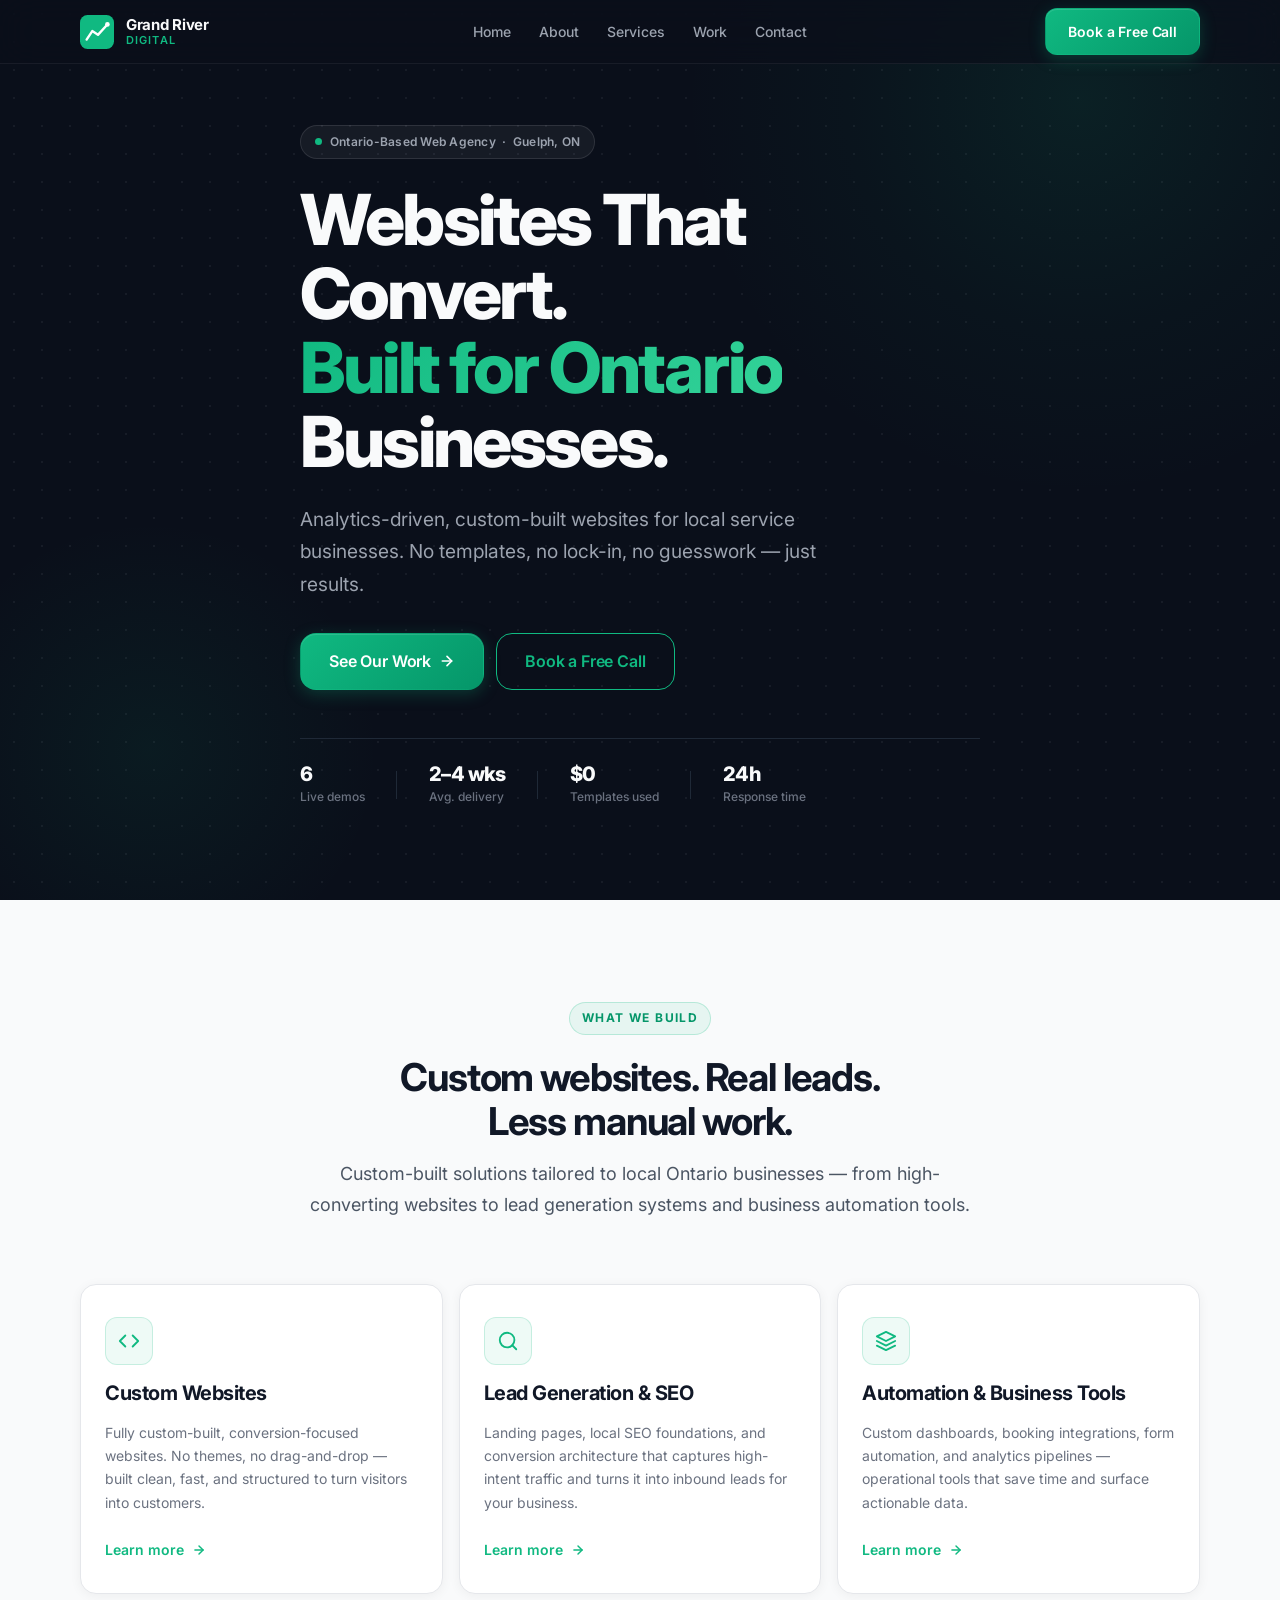
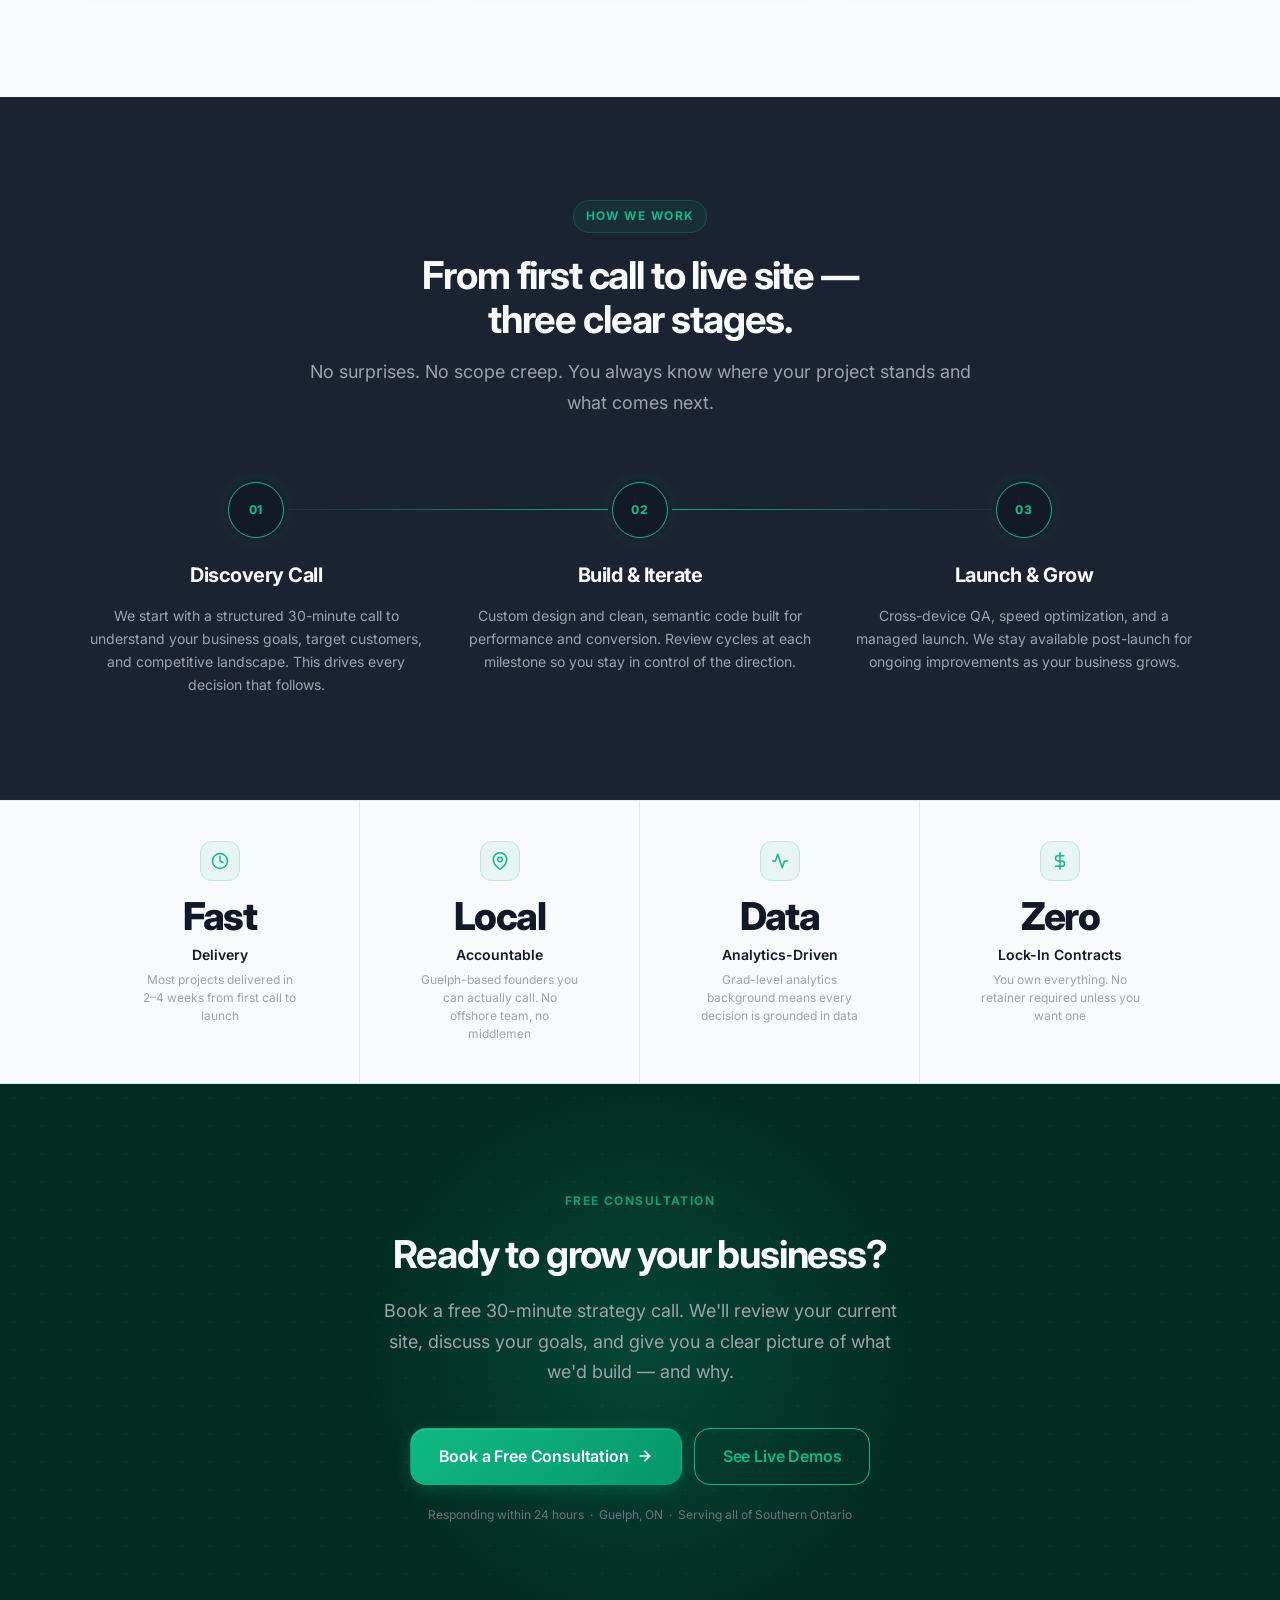
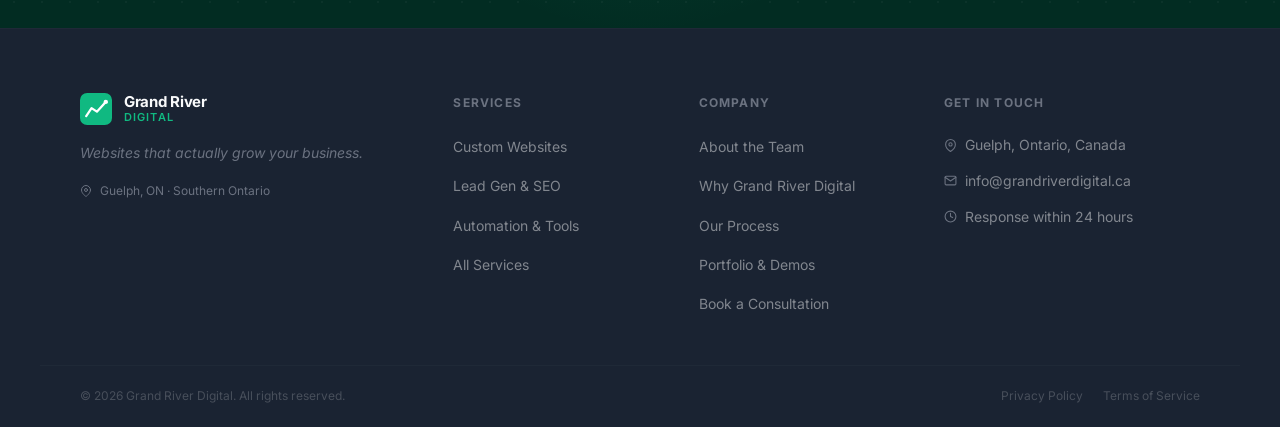
<file: index.html>
<!DOCTYPE html>
<html lang="en">
<head>
  <meta charset="UTF-8" />
  <meta name="viewport" content="width=device-width, initial-scale=1.0" />
  <meta name="description" content="Grand River Digital — Ontario-based web agency. Performance-focused, conversion-driven websites for local businesses built by Queen's graduates. Guelph, ON." />
  <meta name="theme-color" content="#0A0F1A" />
  <meta property="og:title" content="Grand River Digital | Websites That Convert" />
  <meta property="og:description" content="Custom websites built by Ontario graduates — analytics-driven, conversion-focused, built for local service businesses." />
  <meta property="og:type" content="website" />
  <meta property="og:url" content="https://grandriverdigital.ca/" />
  <link rel="canonical" href="https://grandriverdigital.ca/" />
  <title>Grand River Digital | Websites That Convert. Built for Ontario Businesses.</title>

  <link rel="preconnect" href="https://fonts.googleapis.com" />
  <link rel="preconnect" href="https://fonts.gstatic.com" crossorigin />
  <link rel="preload" as="style" href="https://fonts.googleapis.com/css2?family=Inter:wght@400;500;600;700;800;900&display=swap" />
  <link rel="stylesheet" href="https://fonts.googleapis.com/css2?family=Inter:wght@400;500;600;700;800;900&display=swap" media="print" onload="this.media='all'" />
  <noscript><link rel="stylesheet" href="https://fonts.googleapis.com/css2?family=Inter:wght@400;500;600;700;800;900&display=swap" /></noscript>
  <link rel="stylesheet" href="styles.css" />

  <script type="application/ld+json">
  {
    "@context": "https://schema.org",
    "@type": "ProfessionalService",
    "name": "Grand River Digital",
    "description": "Ontario-based web development agency specializing in conversion-focused websites for local service businesses.",
    "areaServed": "Southern Ontario",
    "address": { "@type": "PostalAddress", "addressLocality": "Guelph", "addressRegion": "ON", "addressCountry": "CA" },
    "email": "info@grandriverdigital.ca",
    "url": "https://grandriverdigital.ca"
  }
  </script>
</head>
<body>

  <a href="#main" class="skip-link">Skip to main content</a>

  <!-- ══ HEADER ══ -->
  <header class="header" id="header">
    <div class="container header__inner">
      <a href="/" class="logo" aria-label="Grand River Digital — home">
        <div class="logo__mark" aria-hidden="true">
          <svg width="34" height="34" viewBox="0 0 36 36" fill="none">
            <rect width="36" height="36" rx="8" fill="#10B981"/>
            <polyline points="7,26 13,17 19,21 29,10" stroke="white" stroke-width="2.5" stroke-linecap="round" stroke-linejoin="round"/>
            <circle cx="29" cy="10" r="2.5" fill="white"/>
          </svg>
        </div>
        <div class="logo__text">
          <span class="logo__name">Grand River</span>
          <span class="logo__sub">Digital</span>
        </div>
      </a>

      <nav class="nav" id="nav" aria-label="Main navigation">
        <ul class="nav__list" role="list">
          <li><a href="/" class="nav__link">Home</a></li>
          <li><a href="/about" class="nav__link">About</a></li>
          <li><a href="/services" class="nav__link">Services</a></li>
          <li><a href="/work" class="nav__link">Work</a></li>
          <li><a href="/contact" class="nav__link">Contact</a></li>
        </ul>
        <a href="/contact" class="nav__mobile-cta">Book a Free Call</a>
      </nav>

      <a href="/contact" class="btn btn-primary header__cta" style="display:none;">Book a Free Call</a>

      <button class="nav-toggle" id="navToggle" aria-label="Open navigation menu" aria-expanded="false" aria-controls="nav">
        <span class="nav-toggle__bar"></span>
        <span class="nav-toggle__bar"></span>
        <span class="nav-toggle__bar"></span>
      </button>
    </div>
  </header>

  <main id="main">

    <!-- ══ HERO ══ -->
    <section class="hero" aria-labelledby="hero-heading">
      <div class="hero__orb-1" aria-hidden="true"></div>
      <div class="hero__orb-2" aria-hidden="true"></div>

      <div class="container hero__inner">
        <div class="hero__badge">
          <span class="hero__badge-dot" aria-hidden="true"></span>
          Ontario-Based Web Agency &nbsp;·&nbsp; Guelph, ON
        </div>

        <h1 id="hero-heading" class="hero__headline">
          Websites That Convert.<br>
          <span>Built for Ontario</span><br>
          Businesses.
        </h1>

        <p class="hero__sub">
          Analytics-driven, custom-built websites for local service businesses. No templates, no lock-in, no guesswork — just results.
        </p>

        <div class="hero__actions">
          <a href="/work" class="btn btn-primary btn-lg">
            See Our Work
            <svg width="16" height="16" viewBox="0 0 24 24" fill="none" stroke="currentColor" stroke-width="2.5" stroke-linecap="round" stroke-linejoin="round" aria-hidden="true"><line x1="5" y1="12" x2="19" y2="12"/><polyline points="12 5 19 12 12 19"/></svg>
          </a>
          <a href="/contact" class="btn btn-ghost btn-lg">
            Book a Free Call
          </a>
        </div>

        <div class="hero__stats" role="list" aria-label="At a glance">
          <div class="hero__stat" role="listitem">
            <span class="hero__stat-value">6</span>
            <span class="hero__stat-label">Live demos</span>
          </div>
          <div class="hero__stat" role="listitem">
            <span class="hero__stat-value">2–4 wks</span>
            <span class="hero__stat-label">Avg. delivery</span>
          </div>
          <div class="hero__stat" role="listitem">
            <span class="hero__stat-value">$0</span>
            <span class="hero__stat-label">Templates used</span>
          </div>
          <div class="hero__stat" role="listitem">
            <span class="hero__stat-value">24h</span>
            <span class="hero__stat-label">Response time</span>
          </div>
        </div>
      </div>
    </section>

    <!-- ══ SERVICES OVERVIEW ══ -->
    <section class="section services-section section-light" id="services" aria-labelledby="services-heading">
      <div class="container">
        <div class="section-header reveal">
          <span class="eyebrow">What We Build</span>
          <h2 id="services-heading" class="section-title">Custom websites. Real leads.<br>Less manual work.</h2>
          <p class="section-sub">Custom-built solutions tailored to local Ontario businesses — from high-converting websites to lead generation systems and business automation tools.</p>
        </div>

        <div class="services-grid">

          <a href="/services#custom-websites" class="service-card reveal" aria-label="Custom Websites — learn more">
            <div class="service-card__icon" aria-hidden="true">
              <svg width="22" height="22" viewBox="0 0 24 24" fill="none" stroke="currentColor" stroke-width="2" stroke-linecap="round" stroke-linejoin="round"><polyline points="16 18 22 12 16 6"/><polyline points="8 6 2 12 8 18"/></svg>
            </div>
            <h3 class="service-card__title">Custom Websites</h3>
            <p class="service-card__desc">Fully custom-built, conversion-focused websites. No themes, no drag-and-drop — built clean, fast, and structured to turn visitors into customers.</p>
            <span class="service-card__link" aria-hidden="true">
              Learn more
              <svg width="14" height="14" viewBox="0 0 24 24" fill="none" stroke="currentColor" stroke-width="2.5" stroke-linecap="round" stroke-linejoin="round"><line x1="5" y1="12" x2="19" y2="12"/><polyline points="12 5 19 12 12 19"/></svg>
            </span>
          </a>

          <a href="/services#lead-generation" class="service-card reveal" aria-label="Lead Generation & SEO — learn more">
            <div class="service-card__icon" aria-hidden="true">
              <svg width="22" height="22" viewBox="0 0 24 24" fill="none" stroke="currentColor" stroke-width="2" stroke-linecap="round" stroke-linejoin="round"><circle cx="11" cy="11" r="8"/><line x1="21" y1="21" x2="16.65" y2="16.65"/></svg>
            </div>
            <h3 class="service-card__title">Lead Generation &amp; SEO</h3>
            <p class="service-card__desc">Landing pages, local SEO foundations, and conversion architecture that captures high-intent traffic and turns it into inbound leads for your business.</p>
            <span class="service-card__link" aria-hidden="true">
              Learn more
              <svg width="14" height="14" viewBox="0 0 24 24" fill="none" stroke="currentColor" stroke-width="2.5" stroke-linecap="round" stroke-linejoin="round"><line x1="5" y1="12" x2="19" y2="12"/><polyline points="12 5 19 12 12 19"/></svg>
            </span>
          </a>

          <a href="/services#automation" class="service-card reveal" aria-label="Automation & Business Tools — learn more">
            <div class="service-card__icon" aria-hidden="true">
              <svg width="22" height="22" viewBox="0 0 24 24" fill="none" stroke="currentColor" stroke-width="2" stroke-linecap="round" stroke-linejoin="round"><path d="M12 2L2 7l10 5 10-5-10-5z"/><path d="M2 17l10 5 10-5"/><path d="M2 12l10 5 10-5"/></svg>
            </div>
            <h3 class="service-card__title">Automation &amp; Business Tools</h3>
            <p class="service-card__desc">Custom dashboards, booking integrations, form automation, and analytics pipelines — operational tools that save time and surface actionable data.</p>
            <span class="service-card__link" aria-hidden="true">
              Learn more
              <svg width="14" height="14" viewBox="0 0 24 24" fill="none" stroke="currentColor" stroke-width="2.5" stroke-linecap="round" stroke-linejoin="round"><line x1="5" y1="12" x2="19" y2="12"/><polyline points="12 5 19 12 12 19"/></svg>
            </span>
          </a>

        </div>
      </div>
    </section>

    <!-- ══ HOW WE WORK ══ -->
    <section class="section hiw-section" id="process" aria-labelledby="hiw-heading">
      <div class="container">
        <div class="section-header reveal">
          <span class="eyebrow">How We Work</span>
          <h2 id="hiw-heading" class="section-title">From first call to live site —<br>three clear stages.</h2>
          <p class="section-sub">No surprises. No scope creep. You always know where your project stands and what comes next.</p>
        </div>

        <div class="hiw-steps">
          <div class="hiw-step reveal">
            <div class="hiw-step__num" aria-label="Step 1">01</div>
            <div class="hiw-step__body">
              <h3 class="hiw-step__title">Discovery Call</h3>
              <p class="hiw-step__desc">We start with a structured 30-minute call to understand your business goals, target customers, and competitive landscape. This drives every decision that follows.</p>
            </div>
          </div>
          <div class="hiw-step reveal">
            <div class="hiw-step__num" aria-label="Step 2">02</div>
            <div class="hiw-step__body">
              <h3 class="hiw-step__title">Build &amp; Iterate</h3>
              <p class="hiw-step__desc">Custom design and clean, semantic code built for performance and conversion. Review cycles at each milestone so you stay in control of the direction.</p>
            </div>
          </div>
          <div class="hiw-step reveal">
            <div class="hiw-step__num" aria-label="Step 3">03</div>
            <div class="hiw-step__body">
              <h3 class="hiw-step__title">Launch &amp; Grow</h3>
              <p class="hiw-step__desc">Cross-device QA, speed optimization, and a managed launch. We stay available post-launch for ongoing improvements as your business grows.</p>
            </div>
          </div>
        </div>
      </div>
    </section>

    <!-- ══ TRUST STATS ══ -->
    <section class="stats-section section-light" aria-label="Why businesses choose us">
      <div class="container">
        <div class="stats-grid">

          <div class="stat-item reveal">
            <div class="stat-item__icon" aria-hidden="true">
              <svg width="18" height="18" viewBox="0 0 24 24" fill="none" stroke="currentColor" stroke-width="2" stroke-linecap="round" stroke-linejoin="round"><circle cx="12" cy="12" r="10"/><polyline points="12 6 12 12 16 14"/></svg>
            </div>
            <div class="stat-item__value">Fast</div>
            <div class="stat-item__title">Delivery</div>
            <div class="stat-item__desc">Most projects delivered in 2–4 weeks from first call to launch</div>
          </div>

          <div class="stat-item reveal">
            <div class="stat-item__icon" aria-hidden="true">
              <svg width="18" height="18" viewBox="0 0 24 24" fill="none" stroke="currentColor" stroke-width="2" stroke-linecap="round" stroke-linejoin="round"><path d="M21 10c0 7-9 13-9 13s-9-6-9-13a9 9 0 0 1 18 0z"/><circle cx="12" cy="10" r="3"/></svg>
            </div>
            <div class="stat-item__value">Local</div>
            <div class="stat-item__title">Accountable</div>
            <div class="stat-item__desc">Guelph-based founders you can actually call. No offshore team, no middlemen</div>
          </div>

          <div class="stat-item reveal">
            <div class="stat-item__icon" aria-hidden="true">
              <svg width="18" height="18" viewBox="0 0 24 24" fill="none" stroke="currentColor" stroke-width="2" stroke-linecap="round" stroke-linejoin="round"><polyline points="22 12 18 12 15 21 9 3 6 12 2 12"/></svg>
            </div>
            <div class="stat-item__value">Data</div>
            <div class="stat-item__title">Analytics-Driven</div>
            <div class="stat-item__desc">Grad-level analytics background means every decision is grounded in data</div>
          </div>

          <div class="stat-item reveal">
            <div class="stat-item__icon" aria-hidden="true">
              <svg width="18" height="18" viewBox="0 0 24 24" fill="none" stroke="currentColor" stroke-width="2" stroke-linecap="round" stroke-linejoin="round"><line x1="12" y1="1" x2="12" y2="23"/><path d="M17 5H9.5a3.5 3.5 0 0 0 0 7h5a3.5 3.5 0 0 1 0 7H6"/></svg>
            </div>
            <div class="stat-item__value">Zero</div>
            <div class="stat-item__title">Lock-In Contracts</div>
            <div class="stat-item__desc">You own everything. No retainer required unless you want one</div>
          </div>

        </div>
      </div>
    </section>

    <!-- ══ CTA BAND ══ -->
    <section class="cta-band" aria-labelledby="cta-heading">
      <div class="container">
        <div class="cta-band__inner">
          <p class="cta-band__eyebrow">Free Consultation</p>
          <h2 id="cta-heading" class="cta-band__title reveal">Ready to grow your business?</h2>
          <p class="cta-band__sub reveal">Book a free 30-minute strategy call. We'll review your current site, discuss your goals, and give you a clear picture of what we'd build — and why.</p>
          <div class="cta-band__actions reveal">
            <a href="/contact" class="btn btn-primary btn-lg">
              Book a Free Consultation
              <svg width="16" height="16" viewBox="0 0 24 24" fill="none" stroke="currentColor" stroke-width="2.5" stroke-linecap="round" stroke-linejoin="round" aria-hidden="true"><line x1="5" y1="12" x2="19" y2="12"/><polyline points="12 5 19 12 12 19"/></svg>
            </a>
            <a href="/work" class="btn btn-ghost btn-lg">See Live Demos</a>
          </div>
          <p class="cta-band__note">Responding within 24 hours &nbsp;·&nbsp; Guelph, ON &nbsp;·&nbsp; Serving all of Southern Ontario</p>
        </div>
      </div>
    </section>

  </main>

  <!-- ══ FOOTER ══ -->
  <footer class="footer" role="contentinfo">
    <div class="container footer__main">
      <div class="footer__brand">
        <a href="/" class="logo logo--footer" aria-label="Grand River Digital — home">
          <div class="logo__mark" aria-hidden="true">
            <svg width="32" height="32" viewBox="0 0 36 36" fill="none">
              <rect width="36" height="36" rx="8" fill="#10B981"/>
              <polyline points="7,26 13,17 19,21 29,10" stroke="white" stroke-width="2.5" stroke-linecap="round" stroke-linejoin="round"/>
              <circle cx="29" cy="10" r="2.5" fill="white"/>
            </svg>
          </div>
          <div class="logo__text">
            <span class="logo__name">Grand River</span>
            <span class="logo__sub">Digital</span>
          </div>
        </a>
        <p class="footer__tagline">Websites that actually grow your business.</p>
        <p class="footer__location">
          <svg width="12" height="12" viewBox="0 0 24 24" fill="none" stroke="currentColor" stroke-width="2" stroke-linecap="round" stroke-linejoin="round" aria-hidden="true"><path d="M21 10c0 7-9 13-9 13s-9-6-9-13a9 9 0 0 1 18 0z"/><circle cx="12" cy="10" r="3"/></svg>
          Guelph, ON &middot; Southern Ontario
        </p>
      </div>
      <div class="footer__col">
        <h3 class="footer__col-heading">Services</h3>
        <ul class="footer__links" role="list">
          <li><a href="/services#custom-websites">Custom Websites</a></li>
          <li><a href="/services#lead-generation">Lead Gen &amp; SEO</a></li>
          <li><a href="/services#automation">Automation &amp; Tools</a></li>
          <li><a href="/services">All Services</a></li>
        </ul>
      </div>
      <div class="footer__col">
        <h3 class="footer__col-heading">Company</h3>
        <ul class="footer__links" role="list">
          <li><a href="/about">About the Team</a></li>
          <li><a href="/about#why">Why Grand River Digital</a></li>
          <li><a href="/about#process">Our Process</a></li>
          <li><a href="/work">Portfolio &amp; Demos</a></li>
          <li><a href="/contact">Book a Consultation</a></li>
        </ul>
      </div>
      <div class="footer__col">
        <h3 class="footer__col-heading">Get in Touch</h3>
        <ul class="footer__contact-list" role="list">
          <li>
            <svg width="13" height="13" viewBox="0 0 24 24" fill="none" stroke="currentColor" stroke-width="2" stroke-linecap="round" stroke-linejoin="round" aria-hidden="true"><path d="M21 10c0 7-9 13-9 13s-9-6-9-13a9 9 0 0 1 18 0z"/><circle cx="12" cy="10" r="3"/></svg>
            Guelph, Ontario, Canada
          </li>
          <li>
            <svg width="13" height="13" viewBox="0 0 24 24" fill="none" stroke="currentColor" stroke-width="2" stroke-linecap="round" stroke-linejoin="round" aria-hidden="true"><path d="M4 4h16c1.1 0 2 .9 2 2v12c0 1.1-.9 2-2 2H4c-1.1 0-2-.9-2-2V6c0-1.1.9-2 2-2z"/><polyline points="22,6 12,13 2,6"/></svg>
            <a href="mailto:info@grandriverdigital.ca">info@grandriverdigital.ca</a>
          </li>
          <li>
            <svg width="13" height="13" viewBox="0 0 24 24" fill="none" stroke="currentColor" stroke-width="2" stroke-linecap="round" stroke-linejoin="round" aria-hidden="true"><circle cx="12" cy="12" r="10"/><polyline points="12 6 12 12 16 14"/></svg>
            Response within 24 hours
          </li>
        </ul>
      </div>
    </div>
    <div class="footer__bottom">
      <div class="container footer__bottom-inner">
        <span>&copy; <span class="footer-year">2026</span> Grand River Digital. All rights reserved.</span>
        <div class="footer__bottom-links">
          <a href="mailto:info@grandriverdigital.ca?subject=Privacy%20Policy">Privacy Policy</a>
          <a href="mailto:info@grandriverdigital.ca?subject=Terms%20of%20Service">Terms of Service</a>
        </div>
      </div>
    </div>
  </footer>

  <script src="script.js"></script>

  <!-- Show header CTA on desktop -->
  <script>
    (function() {
      var cta = document.querySelector('.header__cta');
      if (cta && window.innerWidth >= 900) cta.style.display = 'inline-flex';
      window.addEventListener('resize', function() {
        if (cta) cta.style.display = window.innerWidth >= 900 ? 'inline-flex' : 'none';
      });
    })();
  </script>
</body>
</html>
</file>
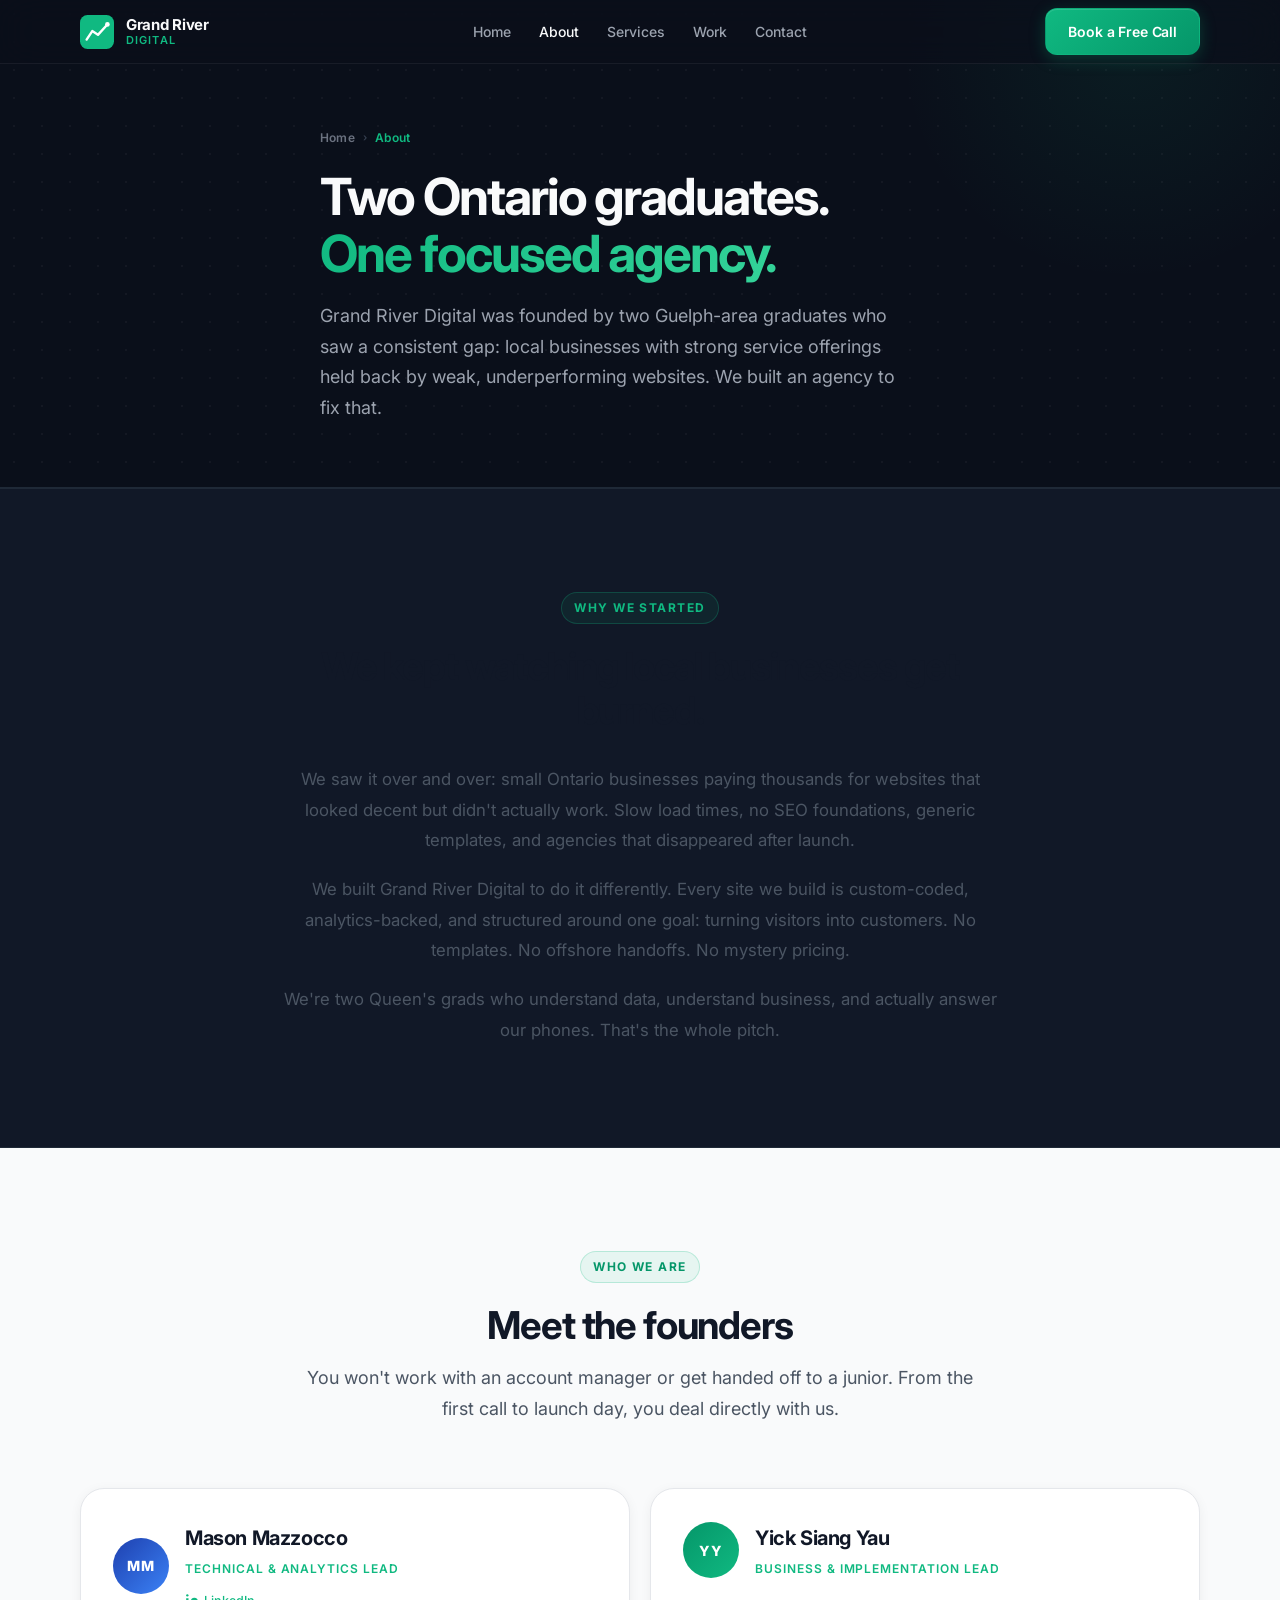
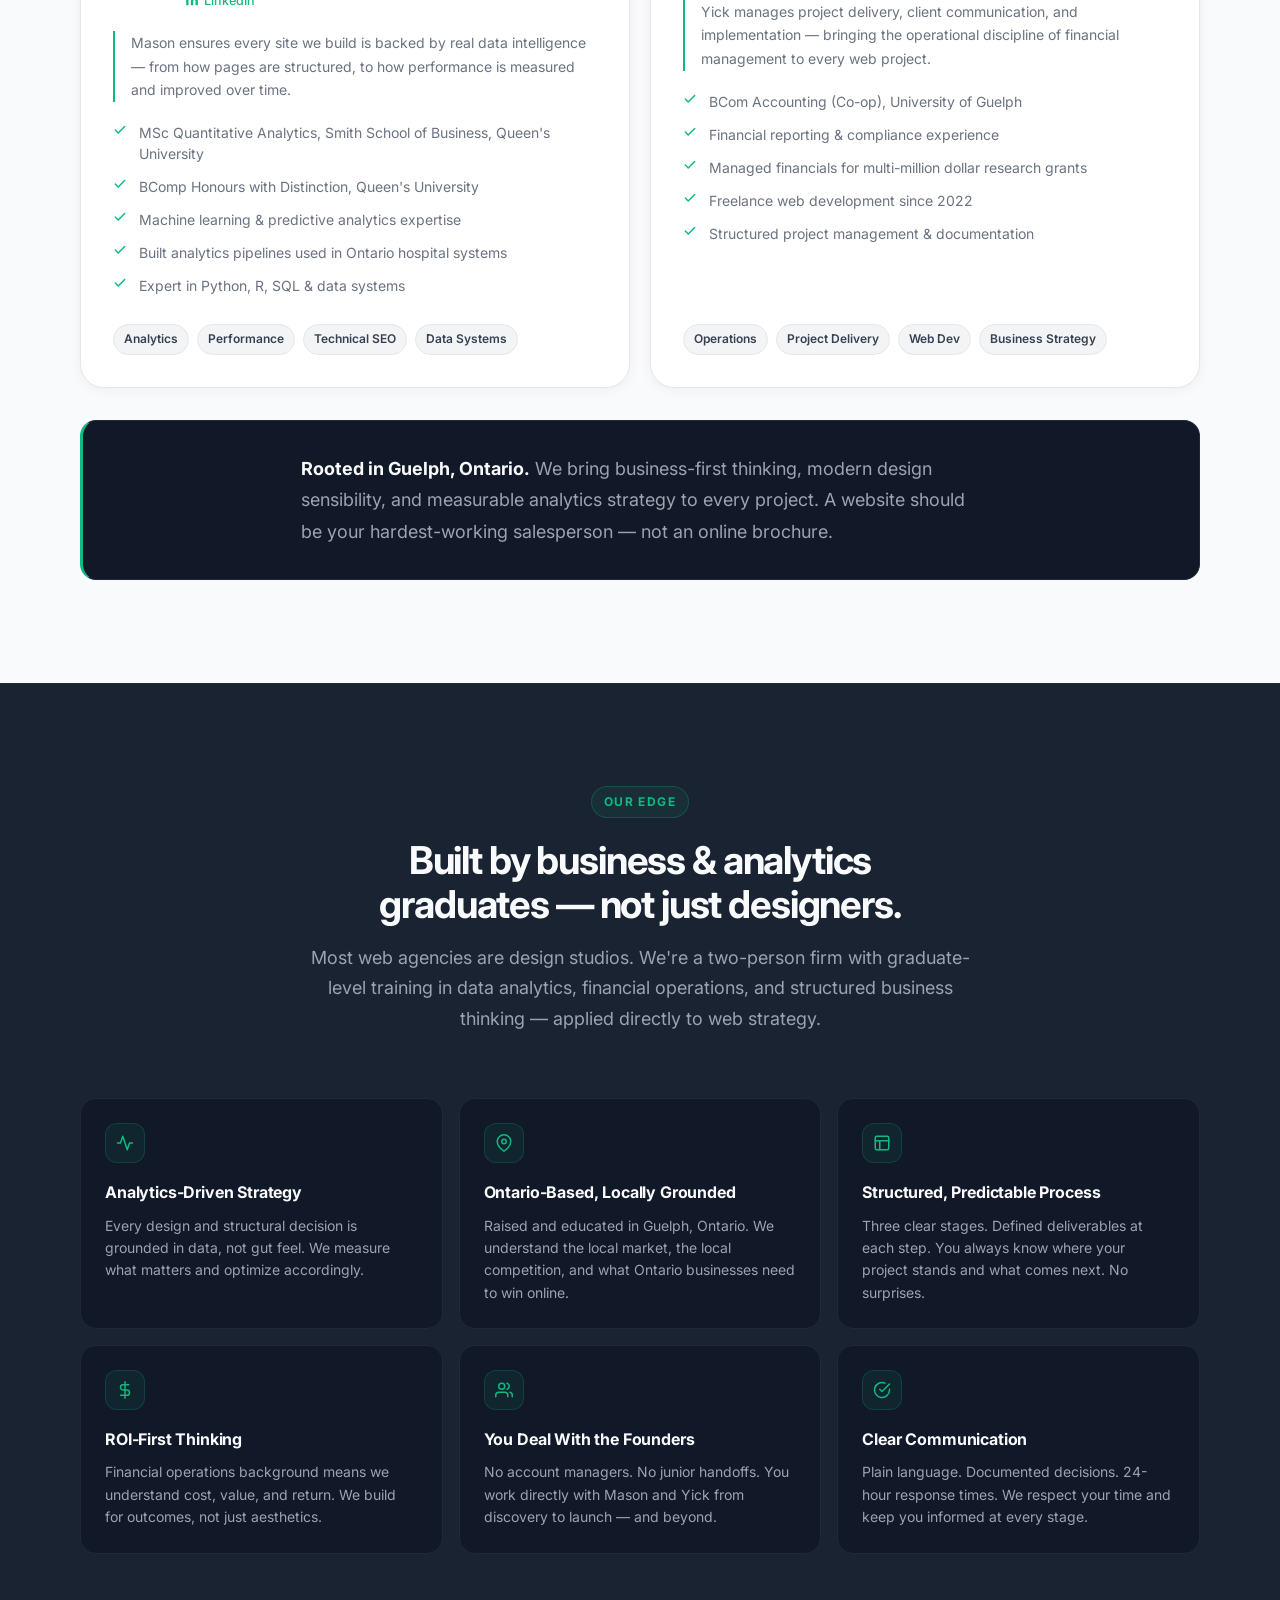
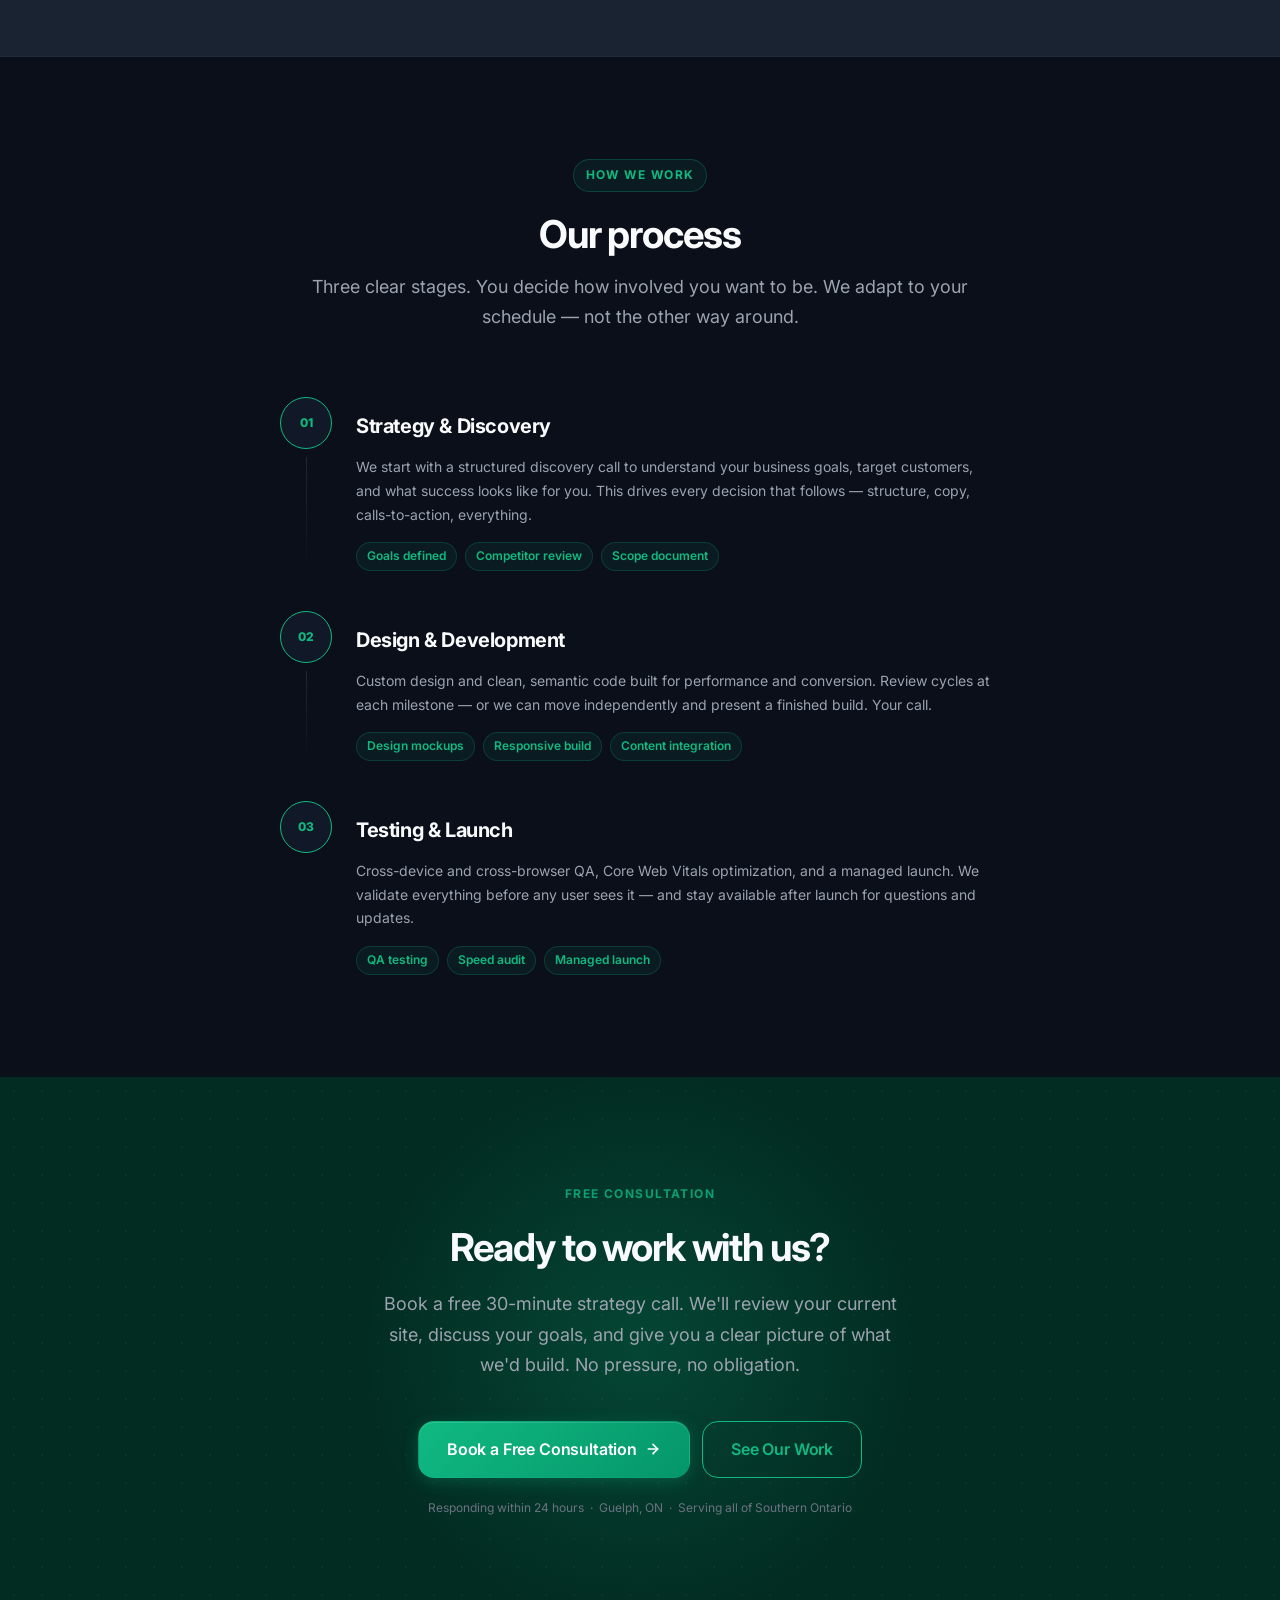
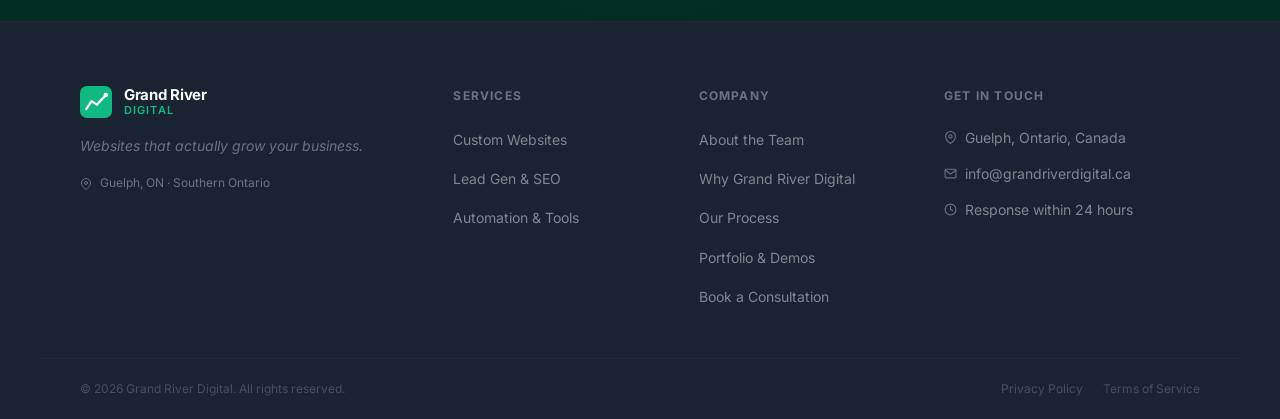
<file: about/index.html>
<!DOCTYPE html>
<html lang="en">
<head>
  <meta charset="UTF-8" />
  <meta name="viewport" content="width=device-width, initial-scale=1.0" />
  <meta name="description" content="About Grand River Digital — two Ontario graduates building performance-focused websites for local service businesses. Team, story, values, and our process." />
  <meta name="theme-color" content="#0A0F1A" />
  <meta property="og:title" content="About | Grand River Digital" />
  <meta property="og:description" content="Two Guelph-area Queen's graduates with analytics and business operations backgrounds, building conversion-first websites for Southern Ontario." />
  <meta property="og:type" content="website" />
  <meta property="og:url" content="https://grandriverdigital.ca/about" />
  <link rel="canonical" href="https://grandriverdigital.ca/about" />
  <title>About | Grand River Digital</title>

  <link rel="preconnect" href="https://fonts.googleapis.com" />
  <link rel="preconnect" href="https://fonts.gstatic.com" crossorigin />
  <link rel="preload" as="style" href="https://fonts.googleapis.com/css2?family=Inter:wght@400;500;600;700;800;900&display=swap" />
  <link rel="stylesheet" href="https://fonts.googleapis.com/css2?family=Inter:wght@400;500;600;700;800;900&display=swap" media="print" onload="this.media='all'" />
  <noscript><link rel="stylesheet" href="https://fonts.googleapis.com/css2?family=Inter:wght@400;500;600;700;800;900&display=swap" /></noscript>
  <link rel="stylesheet" href="/styles.css" />
</head>
<body>

  <a href="#main" class="skip-link">Skip to main content</a>

  <!-- HEADER -->
  <header class="header" id="header">
    <div class="container header__inner">
      <a href="/" class="logo" aria-label="Grand River Digital — home">
        <div class="logo__mark" aria-hidden="true">
          <svg width="34" height="34" viewBox="0 0 36 36" fill="none">
            <rect width="36" height="36" rx="8" fill="#10B981"/>
            <polyline points="7,26 13,17 19,21 29,10" stroke="white" stroke-width="2.5" stroke-linecap="round" stroke-linejoin="round"/>
            <circle cx="29" cy="10" r="2.5" fill="white"/>
          </svg>
        </div>
        <div class="logo__text">
          <span class="logo__name">Grand River</span>
          <span class="logo__sub">Digital</span>
        </div>
      </a>

      <nav class="nav" id="nav" aria-label="Main navigation">
        <ul class="nav__list" role="list">
          <li><a href="/" class="nav__link">Home</a></li>
          <li><a href="/about" class="nav__link">About</a></li>
          <li><a href="/services" class="nav__link">Services</a></li>
          <li><a href="/work" class="nav__link">Work</a></li>
          <li><a href="/contact" class="nav__link">Contact</a></li>
        </ul>
        <a href="/contact" class="nav__mobile-cta">Book a Free Call</a>
      </nav>

      <a href="/contact" class="btn btn-primary header__cta" style="display:none;">Book a Free Call</a>

      <button class="nav-toggle" id="navToggle" aria-label="Open navigation menu" aria-expanded="false" aria-controls="nav">
        <span class="nav-toggle__bar"></span>
        <span class="nav-toggle__bar"></span>
        <span class="nav-toggle__bar"></span>
      </button>
    </div>
  </header>

  <main id="main">

    <!-- PAGE HERO -->
    <section class="page-hero" aria-labelledby="page-hero-heading">
      <div class="page-hero__orb" aria-hidden="true"></div>
      <div class="container page-hero__inner">
        <nav class="breadcrumb" aria-label="Breadcrumb">
          <a href="/">Home</a>
          <span class="breadcrumb__sep" aria-hidden="true">›</span>
          <span class="breadcrumb__current" aria-current="page">About</span>
        </nav>
        <h1 id="page-hero-heading" class="page-hero__title">
          Two Ontario graduates.<br>
          <span>One focused agency.</span>
        </h1>
        <p class="page-hero__sub">Grand River Digital was founded by two Guelph-area graduates who saw a consistent gap: local businesses with strong service offerings held back by weak, underperforming websites. We built an agency to fix that.</p>
      </div>
    </section>

    <!-- FOUNDERS -->
    <!-- ORIGIN STORY -->
    <section class="section origin-section" aria-labelledby="origin-heading">
      <div class="container">
        <div class="origin-inner">
          <div class="origin-content reveal">
            <span class="eyebrow">Why We Started</span>
            <h2 id="origin-heading" class="section-title">We kept watching local businesses get burned.</h2>
            <p class="origin-text">We saw it over and over: small Ontario businesses paying thousands for websites that looked decent but didn't actually work. Slow load times, no SEO foundations, generic templates, and agencies that disappeared after launch.</p>
            <p class="origin-text">We built Grand River Digital to do it differently. Every site we build is custom-coded, analytics-backed, and structured around one goal: turning visitors into customers. No templates. No offshore handoffs. No mystery pricing.</p>
            <p class="origin-text">We're two Queen's grads who understand data, understand business, and actually answer our phones. That's the whole pitch.</p>
          </div>
        </div>
      </div>
    </section>

    <section class="section about-section section-light" id="about" aria-labelledby="founders-heading">
      <div class="container">
        <div class="section-header reveal">
          <span class="eyebrow">Who We Are</span>
          <h2 id="founders-heading" class="section-title">Meet the founders</h2>
          <p class="section-sub">You won't work with an account manager or get handed off to a junior. From the first call to launch day, you deal directly with us.</p>
        </div>

        <div class="founders-grid">
          <!-- Mason -->
          <div class="founder-card reveal">
            <div class="founder-card__header">
              <div class="founder-card__avatar founder-card__avatar--mason" aria-label="Mason Mazzocco">MM</div>
              <div class="founder-card__meta">
                <h3 class="founder-card__name">Mason Mazzocco</h3>
                <span class="founder-card__role">Technical &amp; Analytics Lead</span>
                <a href="https://www.linkedin.com/in/masonmazzocco/" target="_blank" rel="noopener noreferrer" class="founder-card__linkedin" aria-label="Mason Mazzocco on LinkedIn">
                  <svg width="14" height="14" viewBox="0 0 24 24" fill="currentColor" aria-hidden="true"><path d="M16 8a6 6 0 0 1 6 6v7h-4v-7a2 2 0 0 0-2-2 2 2 0 0 0-2 2v7h-4v-7a6 6 0 0 1 6-6z"/><rect x="2" y="9" width="4" height="12"/><circle cx="4" cy="4" r="2"/></svg>
                  LinkedIn
                </a>
              </div>
            </div>
            <p class="founder-card__bio">Mason ensures every site we build is backed by real data intelligence — from how pages are structured, to how performance is measured and improved over time.</p>
            <ul class="founder-card__creds" role="list">
              <li>
                <svg width="14" height="14" viewBox="0 0 24 24" fill="none" stroke="currentColor" stroke-width="2.5" stroke-linecap="round" stroke-linejoin="round" aria-hidden="true"><polyline points="20 6 9 17 4 12"/></svg>
                MSc Quantitative Analytics, Smith School of Business, Queen's University
              </li>
              <li>
                <svg width="14" height="14" viewBox="0 0 24 24" fill="none" stroke="currentColor" stroke-width="2.5" stroke-linecap="round" stroke-linejoin="round" aria-hidden="true"><polyline points="20 6 9 17 4 12"/></svg>
                BComp Honours with Distinction, Queen's University
              </li>
              <li>
                <svg width="14" height="14" viewBox="0 0 24 24" fill="none" stroke="currentColor" stroke-width="2.5" stroke-linecap="round" stroke-linejoin="round" aria-hidden="true"><polyline points="20 6 9 17 4 12"/></svg>
                Machine learning &amp; predictive analytics expertise
              </li>
              <li>
                <svg width="14" height="14" viewBox="0 0 24 24" fill="none" stroke="currentColor" stroke-width="2.5" stroke-linecap="round" stroke-linejoin="round" aria-hidden="true"><polyline points="20 6 9 17 4 12"/></svg>
                Built analytics pipelines used in Ontario hospital systems
              </li>
              <li>
                <svg width="14" height="14" viewBox="0 0 24 24" fill="none" stroke="currentColor" stroke-width="2.5" stroke-linecap="round" stroke-linejoin="round" aria-hidden="true"><polyline points="20 6 9 17 4 12"/></svg>
                Expert in Python, R, SQL &amp; data systems
              </li>
            </ul>
            <div class="founder-card__tags" aria-label="Technical specializations">
              <span>Analytics</span>
              <span>Performance</span>
              <span>Technical SEO</span>
              <span>Data Systems</span>
            </div>
          </div>

          <!-- Yick -->
          <div class="founder-card reveal">
            <div class="founder-card__header">
              <div class="founder-card__avatar founder-card__avatar--yick" aria-label="Yick Siang Yau">YY</div>
              <div class="founder-card__meta">
                <h3 class="founder-card__name">Yick Siang Yau</h3>
                <span class="founder-card__role">Business &amp; Implementation Lead</span>
              </div>
            </div>
            <p class="founder-card__bio">Yick manages project delivery, client communication, and implementation — bringing the operational discipline of financial management to every web project.</p>
            <ul class="founder-card__creds" role="list">
              <li>
                <svg width="14" height="14" viewBox="0 0 24 24" fill="none" stroke="currentColor" stroke-width="2.5" stroke-linecap="round" stroke-linejoin="round" aria-hidden="true"><polyline points="20 6 9 17 4 12"/></svg>
                BCom Accounting (Co-op), University of Guelph
              </li>
              <li>
                <svg width="14" height="14" viewBox="0 0 24 24" fill="none" stroke="currentColor" stroke-width="2.5" stroke-linecap="round" stroke-linejoin="round" aria-hidden="true"><polyline points="20 6 9 17 4 12"/></svg>
                Financial reporting &amp; compliance experience
              </li>
              <li>
                <svg width="14" height="14" viewBox="0 0 24 24" fill="none" stroke="currentColor" stroke-width="2.5" stroke-linecap="round" stroke-linejoin="round" aria-hidden="true"><polyline points="20 6 9 17 4 12"/></svg>
                Managed financials for multi-million dollar research grants
              </li>
              <li>
                <svg width="14" height="14" viewBox="0 0 24 24" fill="none" stroke="currentColor" stroke-width="2.5" stroke-linecap="round" stroke-linejoin="round" aria-hidden="true"><polyline points="20 6 9 17 4 12"/></svg>
                Freelance web development since 2022
              </li>
              <li>
                <svg width="14" height="14" viewBox="0 0 24 24" fill="none" stroke="currentColor" stroke-width="2.5" stroke-linecap="round" stroke-linejoin="round" aria-hidden="true"><polyline points="20 6 9 17 4 12"/></svg>
                Structured project management &amp; documentation
              </li>
            </ul>
            <div class="founder-card__tags" aria-label="Business specializations">
              <span>Operations</span>
              <span>Project Delivery</span>
              <span>Web Dev</span>
              <span>Business Strategy</span>
            </div>
          </div>
        </div>

        <!-- Mission statement -->
        <div class="reveal" style="margin-top:var(--sp-8);background:var(--surface);border:1px solid var(--border);border-left:3px solid var(--accent);border-radius:var(--r-lg);padding:var(--sp-8);">
          <p style="font-size:var(--text-lg);color:var(--text-muted);line-height:1.75;max-width:680px;margin:0 auto;">
            <strong style="color:var(--text);">Rooted in Guelph, Ontario.</strong> We bring business-first thinking, modern design sensibility, and measurable analytics strategy to every project. A website should be your hardest-working salesperson — not an online brochure.
          </p>
        </div>
      </div>
    </section>

    <!-- WHY GRD -->
    <section class="section" id="why" aria-labelledby="why-heading" style="background:var(--surface-2);border-top:1px solid var(--border);border-bottom:1px solid var(--border);">
      <div class="container">
        <div class="section-header reveal">
          <span class="eyebrow">Our Edge</span>
          <h2 id="why-heading" class="section-title">Built by business &amp; analytics<br>graduates — not just designers.</h2>
          <p class="section-sub">Most web agencies are design studios. We're a two-person firm with graduate-level training in data analytics, financial operations, and structured business thinking — applied directly to web strategy.</p>
        </div>

        <div class="values-grid">
          <div class="value-card reveal">
            <div class="value-card__icon" aria-hidden="true">
              <svg width="18" height="18" viewBox="0 0 24 24" fill="none" stroke="currentColor" stroke-width="2" stroke-linecap="round" stroke-linejoin="round"><polyline points="22 12 18 12 15 21 9 3 6 12 2 12"/></svg>
            </div>
            <h3 class="value-card__title">Analytics-Driven Strategy</h3>
            <p class="value-card__desc">Every design and structural decision is grounded in data, not gut feel. We measure what matters and optimize accordingly.</p>
          </div>
          <div class="value-card reveal">
            <div class="value-card__icon" aria-hidden="true">
              <svg width="18" height="18" viewBox="0 0 24 24" fill="none" stroke="currentColor" stroke-width="2" stroke-linecap="round" stroke-linejoin="round"><path d="M21 10c0 7-9 13-9 13s-9-6-9-13a9 9 0 0 1 18 0z"/><circle cx="12" cy="10" r="3"/></svg>
            </div>
            <h3 class="value-card__title">Ontario-Based, Locally Grounded</h3>
            <p class="value-card__desc">Raised and educated in Guelph, Ontario. We understand the local market, the local competition, and what Ontario businesses need to win online.</p>
          </div>
          <div class="value-card reveal">
            <div class="value-card__icon" aria-hidden="true">
              <svg width="18" height="18" viewBox="0 0 24 24" fill="none" stroke="currentColor" stroke-width="2" stroke-linecap="round" stroke-linejoin="round"><rect x="3" y="3" width="18" height="18" rx="2" ry="2"/><line x1="3" y1="9" x2="21" y2="9"/><line x1="9" y1="21" x2="9" y2="9"/></svg>
            </div>
            <h3 class="value-card__title">Structured, Predictable Process</h3>
            <p class="value-card__desc">Three clear stages. Defined deliverables at each step. You always know where your project stands and what comes next. No surprises.</p>
          </div>
          <div class="value-card reveal">
            <div class="value-card__icon" aria-hidden="true">
              <svg width="18" height="18" viewBox="0 0 24 24" fill="none" stroke="currentColor" stroke-width="2" stroke-linecap="round" stroke-linejoin="round"><line x1="12" y1="1" x2="12" y2="23"/><path d="M17 5H9.5a3.5 3.5 0 0 0 0 7h5a3.5 3.5 0 0 1 0 7H6"/></svg>
            </div>
            <h3 class="value-card__title">ROI-First Thinking</h3>
            <p class="value-card__desc">Financial operations background means we understand cost, value, and return. We build for outcomes, not just aesthetics.</p>
          </div>
          <div class="value-card reveal">
            <div class="value-card__icon" aria-hidden="true">
              <svg width="18" height="18" viewBox="0 0 24 24" fill="none" stroke="currentColor" stroke-width="2" stroke-linecap="round" stroke-linejoin="round"><path d="M17 21v-2a4 4 0 0 0-4-4H5a4 4 0 0 0-4 4v2"/><circle cx="9" cy="7" r="4"/><path d="M23 21v-2a4 4 0 0 0-3-3.87"/><path d="M16 3.13a4 4 0 0 1 0 7.75"/></svg>
            </div>
            <h3 class="value-card__title">You Deal With the Founders</h3>
            <p class="value-card__desc">No account managers. No junior handoffs. You work directly with Mason and Yick from discovery to launch — and beyond.</p>
          </div>
          <div class="value-card reveal">
            <div class="value-card__icon" aria-hidden="true">
              <svg width="18" height="18" viewBox="0 0 24 24" fill="none" stroke="currentColor" stroke-width="2" stroke-linecap="round" stroke-linejoin="round"><path d="M22 11.08V12a10 10 0 1 1-5.93-9.14"/><polyline points="22 4 12 14.01 9 11.01"/></svg>
            </div>
            <h3 class="value-card__title">Clear Communication</h3>
            <p class="value-card__desc">Plain language. Documented decisions. 24-hour response times. We respect your time and keep you informed at every stage.</p>
          </div>
        </div>
      </div>
    </section>

    <!-- PROCESS -->
    <section class="section" id="process" aria-labelledby="process-heading">
      <div class="container">
        <div class="section-header reveal">
          <span class="eyebrow">How We Work</span>
          <h2 id="process-heading" class="section-title">Our process</h2>
          <p class="section-sub">Three clear stages. You decide how involved you want to be. We adapt to your schedule — not the other way around.</p>
        </div>

        <div class="process-steps" style="max-width:720px;margin:0 auto;" role="list">
          <div class="process-step reveal" role="listitem">
            <div class="process-step__marker">
              <div class="process-step__num" aria-label="Step 1">01</div>
              <div class="process-step__line" aria-hidden="true"></div>
            </div>
            <div class="process-step__body">
              <h3 class="process-step__title">Strategy &amp; Discovery</h3>
              <p class="process-step__desc">We start with a structured discovery call to understand your business goals, target customers, and what success looks like for you. This drives every decision that follows — structure, copy, calls-to-action, everything.</p>
              <div class="process-step__tags">
                <span>Goals defined</span>
                <span>Competitor review</span>
                <span>Scope document</span>
              </div>
            </div>
          </div>

          <div class="process-step reveal" role="listitem">
            <div class="process-step__marker">
              <div class="process-step__num" aria-label="Step 2">02</div>
              <div class="process-step__line" aria-hidden="true"></div>
            </div>
            <div class="process-step__body">
              <h3 class="process-step__title">Design &amp; Development</h3>
              <p class="process-step__desc">Custom design and clean, semantic code built for performance and conversion. Review cycles at each milestone — or we can move independently and present a finished build. Your call.</p>
              <div class="process-step__tags">
                <span>Design mockups</span>
                <span>Responsive build</span>
                <span>Content integration</span>
              </div>
            </div>
          </div>

          <div class="process-step reveal" role="listitem">
            <div class="process-step__marker">
              <div class="process-step__num" aria-label="Step 3">03</div>
              <div class="process-step__line" aria-hidden="true"></div>
            </div>
            <div class="process-step__body">
              <h3 class="process-step__title">Testing &amp; Launch</h3>
              <p class="process-step__desc">Cross-device and cross-browser QA, Core Web Vitals optimization, and a managed launch. We validate everything before any user sees it — and stay available after launch for questions and updates.</p>
              <div class="process-step__tags">
                <span>QA testing</span>
                <span>Speed audit</span>
                <span>Managed launch</span>
              </div>
            </div>
          </div>
        </div>
      </div>
    </section>

    <!-- CTA BAND -->
    <section class="cta-band" aria-labelledby="about-cta-heading">
      <div class="container">
        <div class="cta-band__inner">
          <p class="cta-band__eyebrow">Free Consultation</p>
          <h2 id="about-cta-heading" class="cta-band__title reveal">Ready to work with us?</h2>
          <p class="cta-band__sub reveal">Book a free 30-minute strategy call. We'll review your current site, discuss your goals, and give you a clear picture of what we'd build. No pressure, no obligation.</p>
          <div class="cta-band__actions reveal">
            <a href="/contact" class="btn btn-primary btn-lg">
              Book a Free Consultation
              <svg width="16" height="16" viewBox="0 0 24 24" fill="none" stroke="currentColor" stroke-width="2.5" stroke-linecap="round" stroke-linejoin="round" aria-hidden="true"><line x1="5" y1="12" x2="19" y2="12"/><polyline points="12 5 19 12 12 19"/></svg>
            </a>
            <a href="/work" class="btn btn-ghost btn-lg">See Our Work</a>
          </div>
          <p class="cta-band__note">Responding within 24 hours &nbsp;·&nbsp; Guelph, ON &nbsp;·&nbsp; Serving all of Southern Ontario</p>
        </div>
      </div>
    </section>

  </main>

  <!-- FOOTER -->
  <footer class="footer" role="contentinfo">
    <div class="container footer__main">
      <div class="footer__brand">
        <a href="/" class="logo logo--footer" aria-label="Grand River Digital — home">
          <div class="logo__mark" aria-hidden="true">
            <svg width="32" height="32" viewBox="0 0 36 36" fill="none">
              <rect width="36" height="36" rx="8" fill="#10B981"/>
              <polyline points="7,26 13,17 19,21 29,10" stroke="white" stroke-width="2.5" stroke-linecap="round" stroke-linejoin="round"/>
              <circle cx="29" cy="10" r="2.5" fill="white"/>
            </svg>
          </div>
          <div class="logo__text">
            <span class="logo__name">Grand River</span>
            <span class="logo__sub">Digital</span>
          </div>
        </a>
        <p class="footer__tagline">Websites that actually grow your business.</p>
        <p class="footer__location">
          <svg width="12" height="12" viewBox="0 0 24 24" fill="none" stroke="currentColor" stroke-width="2" stroke-linecap="round" stroke-linejoin="round" aria-hidden="true"><path d="M21 10c0 7-9 13-9 13s-9-6-9-13a9 9 0 0 1 18 0z"/><circle cx="12" cy="10" r="3"/></svg>
          Guelph, ON &middot; Southern Ontario
        </p>
      </div>
      <div class="footer__col">
        <h3 class="footer__col-heading">Services</h3>
        <ul class="footer__links" role="list">
          <li><a href="/services#custom-websites">Custom Websites</a></li>
          <li><a href="/services#lead-generation">Lead Gen &amp; SEO</a></li>
          <li><a href="/services#automation">Automation &amp; Tools</a></li>
        </ul>
      </div>
      <div class="footer__col">
        <h3 class="footer__col-heading">Company</h3>
        <ul class="footer__links" role="list">
          <li><a href="/about">About the Team</a></li>
          <li><a href="/about#why">Why Grand River Digital</a></li>
          <li><a href="/about#process">Our Process</a></li>
          <li><a href="/work">Portfolio &amp; Demos</a></li>
          <li><a href="/contact">Book a Consultation</a></li>
        </ul>
      </div>
      <div class="footer__col">
        <h3 class="footer__col-heading">Get in Touch</h3>
        <ul class="footer__contact-list" role="list">
          <li>
            <svg width="13" height="13" viewBox="0 0 24 24" fill="none" stroke="currentColor" stroke-width="2" stroke-linecap="round" stroke-linejoin="round" aria-hidden="true"><path d="M21 10c0 7-9 13-9 13s-9-6-9-13a9 9 0 0 1 18 0z"/><circle cx="12" cy="10" r="3"/></svg>
            Guelph, Ontario, Canada
          </li>
          <li>
            <svg width="13" height="13" viewBox="0 0 24 24" fill="none" stroke="currentColor" stroke-width="2" stroke-linecap="round" stroke-linejoin="round" aria-hidden="true"><path d="M4 4h16c1.1 0 2 .9 2 2v12c0 1.1-.9 2-2 2H4c-1.1 0-2-.9-2-2V6c0-1.1.9-2 2-2z"/><polyline points="22,6 12,13 2,6"/></svg>
            <a href="mailto:info@grandriverdigital.ca">info@grandriverdigital.ca</a>
          </li>
          <li>
            <svg width="13" height="13" viewBox="0 0 24 24" fill="none" stroke="currentColor" stroke-width="2" stroke-linecap="round" stroke-linejoin="round" aria-hidden="true"><circle cx="12" cy="12" r="10"/><polyline points="12 6 12 12 16 14"/></svg>
            Response within 24 hours
          </li>
        </ul>
      </div>
    </div>
    <div class="footer__bottom">
      <div class="container footer__bottom-inner">
        <span>&copy; <span class="footer-year">2026</span> Grand River Digital. All rights reserved.</span>
        <div class="footer__bottom-links">
          <a href="mailto:info@grandriverdigital.ca?subject=Privacy%20Policy">Privacy Policy</a>
          <a href="mailto:info@grandriverdigital.ca?subject=Terms%20of%20Service">Terms of Service</a>
        </div>
      </div>
    </div>
  </footer>

  <script src="/script.js"></script>
  <script>
    (function() {
      var cta = document.querySelector('.header__cta');
      if (cta && window.innerWidth >= 900) cta.style.display = 'inline-flex';
      window.addEventListener('resize', function() {
        if (cta) cta.style.display = window.innerWidth >= 900 ? 'inline-flex' : 'none';
      });
    })();
  </script>
</body>
</html>
</file>
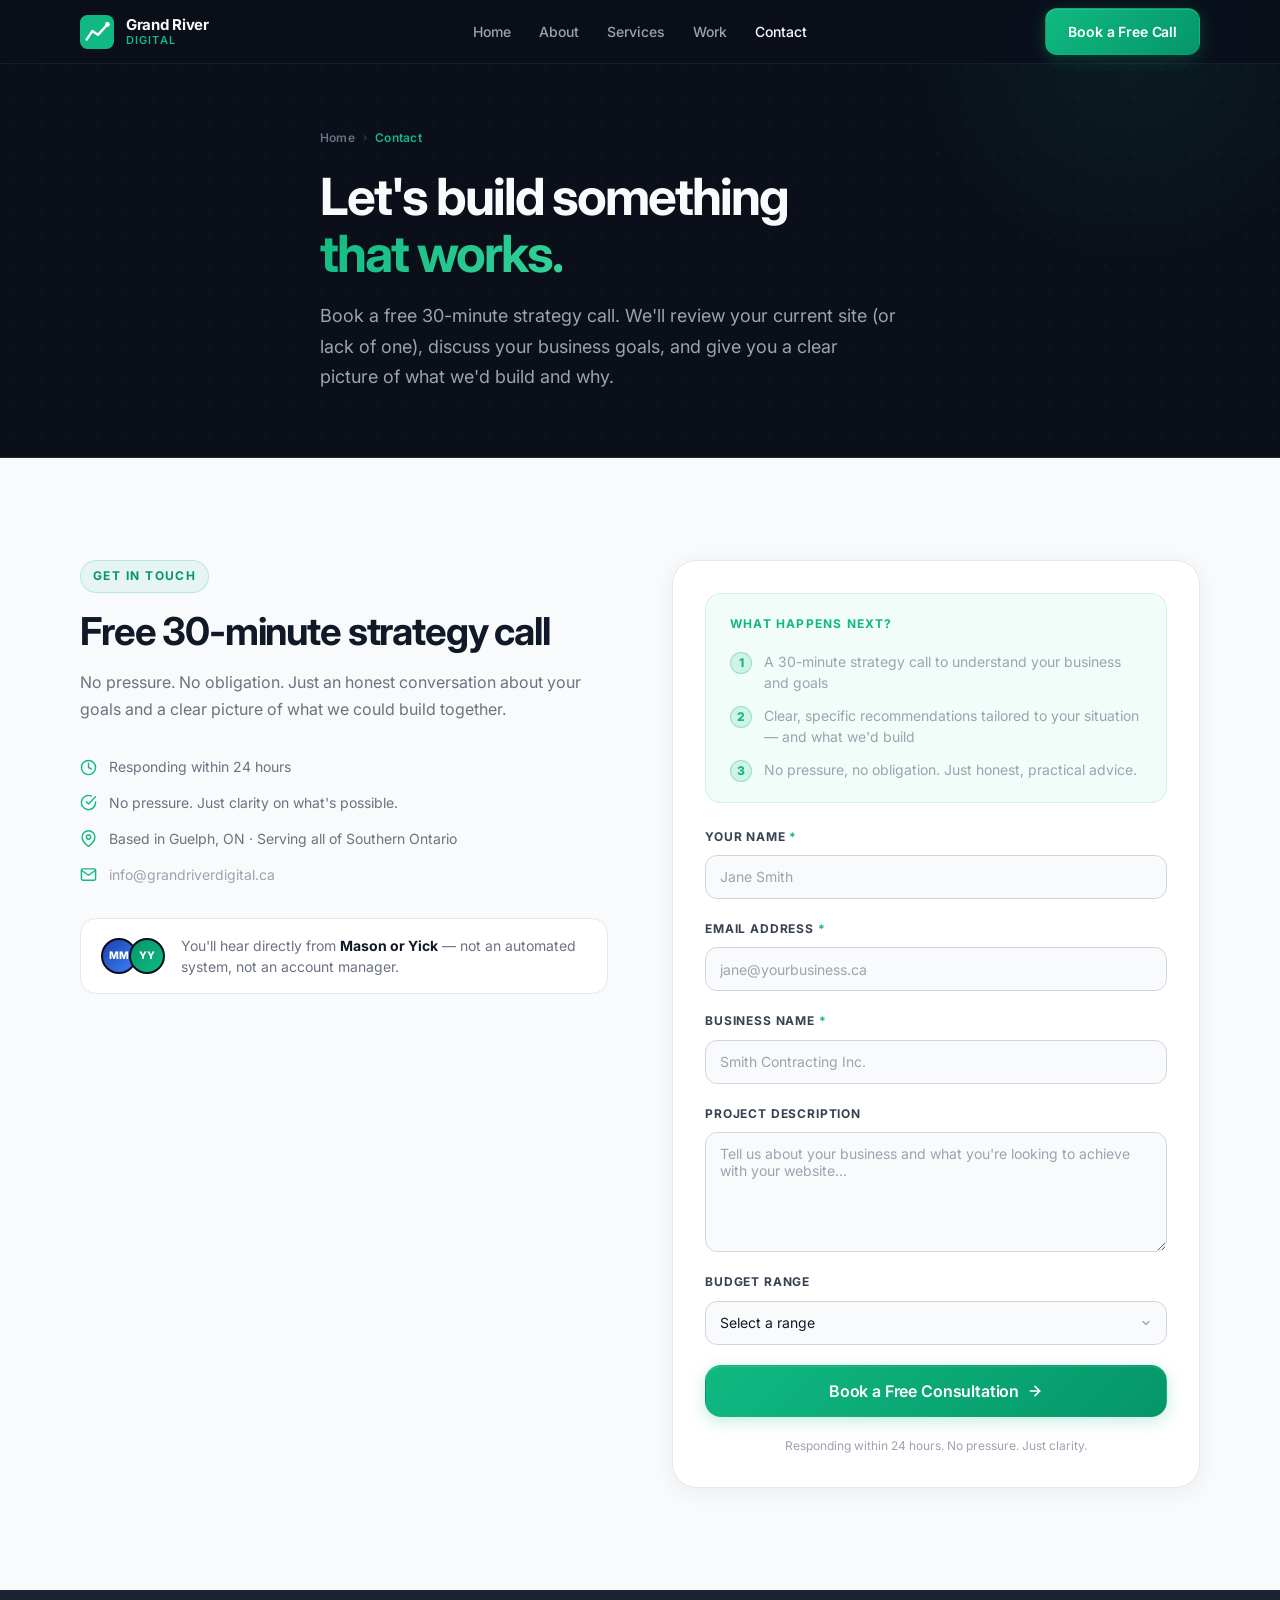
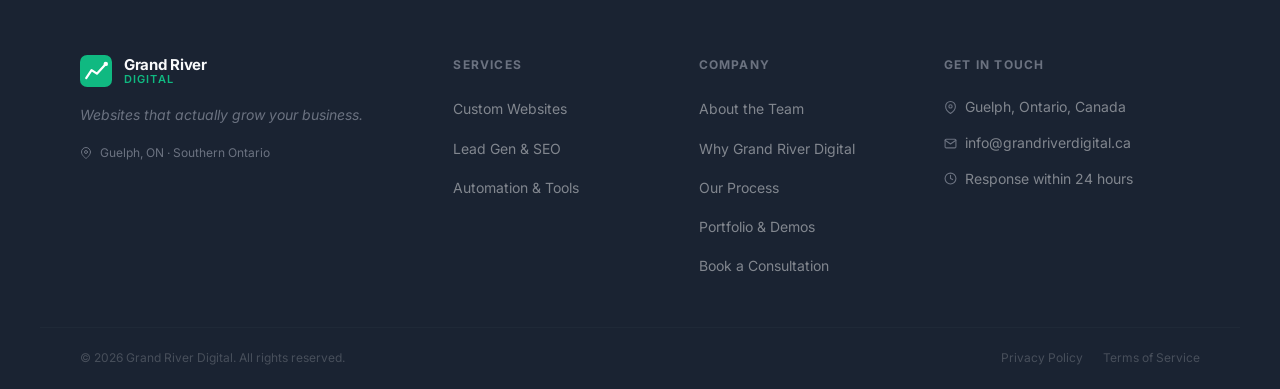
<file: contact/index.html>
<!DOCTYPE html>
<html lang="en">
<head>
  <meta charset="UTF-8" />
  <meta name="viewport" content="width=device-width, initial-scale=1.0" />
  <meta name="description" content="Contact Grand River Digital — book a free 30-minute strategy consultation. We'll review your site, discuss your goals, and outline exactly what we'd build. No pressure." />
  <meta name="theme-color" content="#0A0F1A" />
  <meta property="og:title" content="Contact | Grand River Digital" />
  <meta property="og:description" content="Book a free consultation with Grand River Digital. No pressure — just clarity on what's possible for your business website." />
  <meta property="og:type" content="website" />
  <meta property="og:url" content="https://grandriverdigital.ca/contact" />
  <link rel="canonical" href="https://grandriverdigital.ca/contact" />
  <title>Contact | Grand River Digital</title>

  <link rel="preconnect" href="https://fonts.googleapis.com" />
  <link rel="preconnect" href="https://fonts.gstatic.com" crossorigin />
  <link rel="preload" as="style" href="https://fonts.googleapis.com/css2?family=Inter:wght@400;500;600;700;800;900&display=swap" />
  <link rel="stylesheet" href="https://fonts.googleapis.com/css2?family=Inter:wght@400;500;600;700;800;900&display=swap" media="print" onload="this.media='all'" />
  <noscript><link rel="stylesheet" href="https://fonts.googleapis.com/css2?family=Inter:wght@400;500;600;700;800;900&display=swap" /></noscript>
  <link rel="stylesheet" href="/styles.css" />
</head>
<body>

  <a href="#main" class="skip-link">Skip to main content</a>

  <!-- HEADER -->
  <header class="header" id="header">
    <div class="container header__inner">
      <a href="/" class="logo" aria-label="Grand River Digital — home">
        <div class="logo__mark" aria-hidden="true">
          <svg width="34" height="34" viewBox="0 0 36 36" fill="none">
            <rect width="36" height="36" rx="8" fill="#10B981"/>
            <polyline points="7,26 13,17 19,21 29,10" stroke="white" stroke-width="2.5" stroke-linecap="round" stroke-linejoin="round"/>
            <circle cx="29" cy="10" r="2.5" fill="white"/>
          </svg>
        </div>
        <div class="logo__text">
          <span class="logo__name">Grand River</span>
          <span class="logo__sub">Digital</span>
        </div>
      </a>

      <nav class="nav" id="nav" aria-label="Main navigation">
        <ul class="nav__list" role="list">
          <li><a href="/" class="nav__link">Home</a></li>
          <li><a href="/about" class="nav__link">About</a></li>
          <li><a href="/services" class="nav__link">Services</a></li>
          <li><a href="/work" class="nav__link">Work</a></li>
          <li><a href="/contact" class="nav__link">Contact</a></li>
        </ul>
        <a href="#contact-form" class="nav__mobile-cta">Book a Free Call</a>
      </nav>

      <a href="#contact-form" class="btn btn-primary header__cta" style="display:none;">Book a Free Call</a>

      <button class="nav-toggle" id="navToggle" aria-label="Open navigation menu" aria-expanded="false" aria-controls="nav">
        <span class="nav-toggle__bar"></span>
        <span class="nav-toggle__bar"></span>
        <span class="nav-toggle__bar"></span>
      </button>
    </div>
  </header>

  <main id="main">

    <!-- PAGE HERO -->
    <section class="page-hero" aria-labelledby="page-hero-heading">
      <div class="page-hero__orb" aria-hidden="true"></div>
      <div class="container page-hero__inner">
        <nav class="breadcrumb" aria-label="Breadcrumb">
          <a href="/">Home</a>
          <span class="breadcrumb__sep" aria-hidden="true">›</span>
          <span class="breadcrumb__current" aria-current="page">Contact</span>
        </nav>
        <h1 id="page-hero-heading" class="page-hero__title">
          Let's build something<br>
          <span>that works.</span>
        </h1>
        <p class="page-hero__sub">Book a free 30-minute strategy call. We'll review your current site (or lack of one), discuss your business goals, and give you a clear picture of what we'd build and why.</p>
      </div>
    </section>

    <!-- CONTACT SECTION -->
    <section class="section contact-section section-light" id="contact-form" aria-labelledby="contact-heading">
      <div class="container">
        <div class="contact-layout">

          <!-- Left: info -->
          <div class="contact-info reveal">
            <span class="eyebrow" style="margin-bottom:var(--sp-4);">Get in Touch</span>
            <h2 id="contact-heading" class="contact-info__title">Free 30-minute strategy call</h2>
            <p class="contact-info__sub">No pressure. No obligation. Just an honest conversation about your goals and a clear picture of what we could build together.</p>

            <div class="contact-reassurances">
              <div class="contact-reassurance">
                <svg width="17" height="17" viewBox="0 0 24 24" fill="none" stroke="currentColor" stroke-width="2" stroke-linecap="round" stroke-linejoin="round" aria-hidden="true"><circle cx="12" cy="12" r="10"/><polyline points="12 6 12 12 16 14"/></svg>
                <span>Responding within 24 hours</span>
              </div>
              <div class="contact-reassurance">
                <svg width="17" height="17" viewBox="0 0 24 24" fill="none" stroke="currentColor" stroke-width="2" stroke-linecap="round" stroke-linejoin="round" aria-hidden="true"><path d="M22 11.08V12a10 10 0 1 1-5.93-9.14"/><polyline points="22 4 12 14.01 9 11.01"/></svg>
                <span>No pressure. Just clarity on what's possible.</span>
              </div>
              <div class="contact-reassurance">
                <svg width="17" height="17" viewBox="0 0 24 24" fill="none" stroke="currentColor" stroke-width="2" stroke-linecap="round" stroke-linejoin="round" aria-hidden="true"><path d="M21 10c0 7-9 13-9 13s-9-6-9-13a9 9 0 0 1 18 0z"/><circle cx="12" cy="10" r="3"/></svg>
                <span>Based in Guelph, ON &middot; Serving all of Southern Ontario</span>
              </div>
              <div class="contact-reassurance">
                <svg width="17" height="17" viewBox="0 0 24 24" fill="none" stroke="currentColor" stroke-width="2" stroke-linecap="round" stroke-linejoin="round" aria-hidden="true"><path d="M4 4h16c1.1 0 2 .9 2 2v12c0 1.1-.9 2-2 2H4c-1.1 0-2-.9-2-2V6c0-1.1.9-2 2-2z"/><polyline points="22,6 12,13 2,6"/></svg>
                <a href="mailto:info@grandriverdigital.ca" style="color:var(--text-muted);">info@grandriverdigital.ca</a>
              </div>
            </div>

            <div class="founders-note">
              <div class="founders-avatars" aria-hidden="true">
                <span class="founders-avatar founders-avatar--mason">MM</span>
                <span class="founders-avatar founders-avatar--yick">YY</span>
              </div>
              <p class="founders-note__text">You'll hear directly from <strong>Mason or Yick</strong> — not an automated system, not an account manager.</p>
            </div>
          </div>

          <!-- Right: form -->
          <div class="contact-form-wrap reveal">
            <div class="what-happens-next" aria-label="What happens next">
              <p class="what-happens-next__label">What happens next?</p>
              <ol class="what-happens-next__list">
                <li class="what-happens-next__item">
                  <span class="what-happens-next__num" aria-hidden="true">1</span>
                  <span>A 30-minute strategy call to understand your business and goals</span>
                </li>
                <li class="what-happens-next__item">
                  <span class="what-happens-next__num" aria-hidden="true">2</span>
                  <span>Clear, specific recommendations tailored to your situation — and what we'd build</span>
                </li>
                <li class="what-happens-next__item">
                  <span class="what-happens-next__num" aria-hidden="true">3</span>
                  <span>No pressure, no obligation. Just honest, practical advice.</span>
                </li>
              </ol>
            </div>

            <form class="contact-form" id="contactForm" novalidate aria-label="Consultation booking form">
              <div class="form-group">
                <label class="form-label" for="cname">Your Name <span aria-hidden="true">*</span></label>
                <input class="form-input" type="text" id="cname" name="name" placeholder="Jane Smith" required autocomplete="name" />
              </div>
              <div class="form-group">
                <label class="form-label" for="cemail">Email Address <span aria-hidden="true">*</span></label>
                <input class="form-input" type="email" id="cemail" name="email" placeholder="jane@yourbusiness.ca" required autocomplete="email" />
              </div>
              <div class="form-group">
                <label class="form-label" for="cbusiness">Business Name <span aria-hidden="true">*</span></label>
                <input class="form-input" type="text" id="cbusiness" name="business" placeholder="Smith Contracting Inc." required autocomplete="organization" />
              </div>
              <div class="form-group">
                <label class="form-label" for="cdesc">Project Description</label>
                <textarea class="form-textarea" id="cdesc" name="description" rows="4" placeholder="Tell us about your business and what you're looking to achieve with your website…" autocomplete="off"></textarea>
              </div>
              <div class="form-group">
                <label class="form-label" for="cbudget">Budget Range</label>
                <select class="form-select" id="cbudget" name="budget" autocomplete="off">
                  <option value="">Select a range</option>
                  <option value="500-750">$500 &ndash; $750</option>
                  <option value="750-1250">$750 &ndash; $1,250</option>
                  <option value="1250-2000">$1,250 &ndash; $2,000</option>
                  <option value="2000-plus">$2,000+</option>
                  <option value="not-sure">Not Sure Yet</option>
                </select>
              </div>
              <button type="submit" class="btn btn-primary btn-full btn-lg">
                Book a Free Consultation
                <svg width="16" height="16" viewBox="0 0 24 24" fill="none" stroke="currentColor" stroke-width="2.5" stroke-linecap="round" stroke-linejoin="round" aria-hidden="true"><line x1="5" y1="12" x2="19" y2="12"/><polyline points="12 5 19 12 12 19"/></svg>
              </button>
              <p class="form-note">Responding within 24 hours. No pressure. Just clarity.</p>
              <div class="form-success" id="formSuccess" hidden role="alert">
                <svg width="18" height="18" viewBox="0 0 24 24" fill="none" stroke="currentColor" stroke-width="2.5" stroke-linecap="round" stroke-linejoin="round" aria-hidden="true"><path d="M22 11.08V12a10 10 0 1 1-5.93-9.14"/><polyline points="22 4 12 14.01 9 11.01"/></svg>
                <div>
                  <strong>Message received.</strong>
                  Mason or Yick will be in touch within 24 hours.
                </div>
              </div>
            </form>
          </div>

        </div>
      </div>
    </section>

  </main>

  <!-- FOOTER -->
  <footer class="footer" role="contentinfo">
    <div class="container footer__main">
      <div class="footer__brand">
        <a href="/" class="logo logo--footer" aria-label="Grand River Digital — home">
          <div class="logo__mark" aria-hidden="true">
            <svg width="32" height="32" viewBox="0 0 36 36" fill="none">
              <rect width="36" height="36" rx="8" fill="#10B981"/>
              <polyline points="7,26 13,17 19,21 29,10" stroke="white" stroke-width="2.5" stroke-linecap="round" stroke-linejoin="round"/>
              <circle cx="29" cy="10" r="2.5" fill="white"/>
            </svg>
          </div>
          <div class="logo__text">
            <span class="logo__name">Grand River</span>
            <span class="logo__sub">Digital</span>
          </div>
        </a>
        <p class="footer__tagline">Websites that actually grow your business.</p>
        <p class="footer__location">
          <svg width="12" height="12" viewBox="0 0 24 24" fill="none" stroke="currentColor" stroke-width="2" stroke-linecap="round" stroke-linejoin="round" aria-hidden="true"><path d="M21 10c0 7-9 13-9 13s-9-6-9-13a9 9 0 0 1 18 0z"/><circle cx="12" cy="10" r="3"/></svg>
          Guelph, ON &middot; Southern Ontario
        </p>
      </div>
      <div class="footer__col">
        <h3 class="footer__col-heading">Services</h3>
        <ul class="footer__links" role="list">
          <li><a href="/services#custom-websites">Custom Websites</a></li>
          <li><a href="/services#lead-generation">Lead Gen &amp; SEO</a></li>
          <li><a href="/services#automation">Automation &amp; Tools</a></li>
        </ul>
      </div>
      <div class="footer__col">
        <h3 class="footer__col-heading">Company</h3>
        <ul class="footer__links" role="list">
          <li><a href="/about">About the Team</a></li>
          <li><a href="/about#why">Why Grand River Digital</a></li>
          <li><a href="/about#process">Our Process</a></li>
          <li><a href="/work">Portfolio &amp; Demos</a></li>
          <li><a href="/contact">Book a Consultation</a></li>
        </ul>
      </div>
      <div class="footer__col">
        <h3 class="footer__col-heading">Get in Touch</h3>
        <ul class="footer__contact-list" role="list">
          <li>
            <svg width="13" height="13" viewBox="0 0 24 24" fill="none" stroke="currentColor" stroke-width="2" stroke-linecap="round" stroke-linejoin="round" aria-hidden="true"><path d="M21 10c0 7-9 13-9 13s-9-6-9-13a9 9 0 0 1 18 0z"/><circle cx="12" cy="10" r="3"/></svg>
            Guelph, Ontario, Canada
          </li>
          <li>
            <svg width="13" height="13" viewBox="0 0 24 24" fill="none" stroke="currentColor" stroke-width="2" stroke-linecap="round" stroke-linejoin="round" aria-hidden="true"><path d="M4 4h16c1.1 0 2 .9 2 2v12c0 1.1-.9 2-2 2H4c-1.1 0-2-.9-2-2V6c0-1.1.9-2 2-2z"/><polyline points="22,6 12,13 2,6"/></svg>
            <a href="mailto:info@grandriverdigital.ca">info@grandriverdigital.ca</a>
          </li>
          <li>
            <svg width="13" height="13" viewBox="0 0 24 24" fill="none" stroke="currentColor" stroke-width="2" stroke-linecap="round" stroke-linejoin="round" aria-hidden="true"><circle cx="12" cy="12" r="10"/><polyline points="12 6 12 12 16 14"/></svg>
            Response within 24 hours
          </li>
        </ul>
      </div>
    </div>
    <div class="footer__bottom">
      <div class="container footer__bottom-inner">
        <span>&copy; <span class="footer-year">2026</span> Grand River Digital. All rights reserved.</span>
        <div class="footer__bottom-links">
          <a href="mailto:info@grandriverdigital.ca?subject=Privacy%20Policy">Privacy Policy</a>
          <a href="mailto:info@grandriverdigital.ca?subject=Terms%20of%20Service">Terms of Service</a>
        </div>
      </div>
    </div>
  </footer>

  <script src="/script.js"></script>
  <script>
    (function() {
      var cta = document.querySelector('.header__cta');
      if (cta && window.innerWidth >= 900) cta.style.display = 'inline-flex';
      window.addEventListener('resize', function() {
        if (cta) cta.style.display = window.innerWidth >= 900 ? 'inline-flex' : 'none';
      });
    })();
  </script>
</body>
</html>
</file>
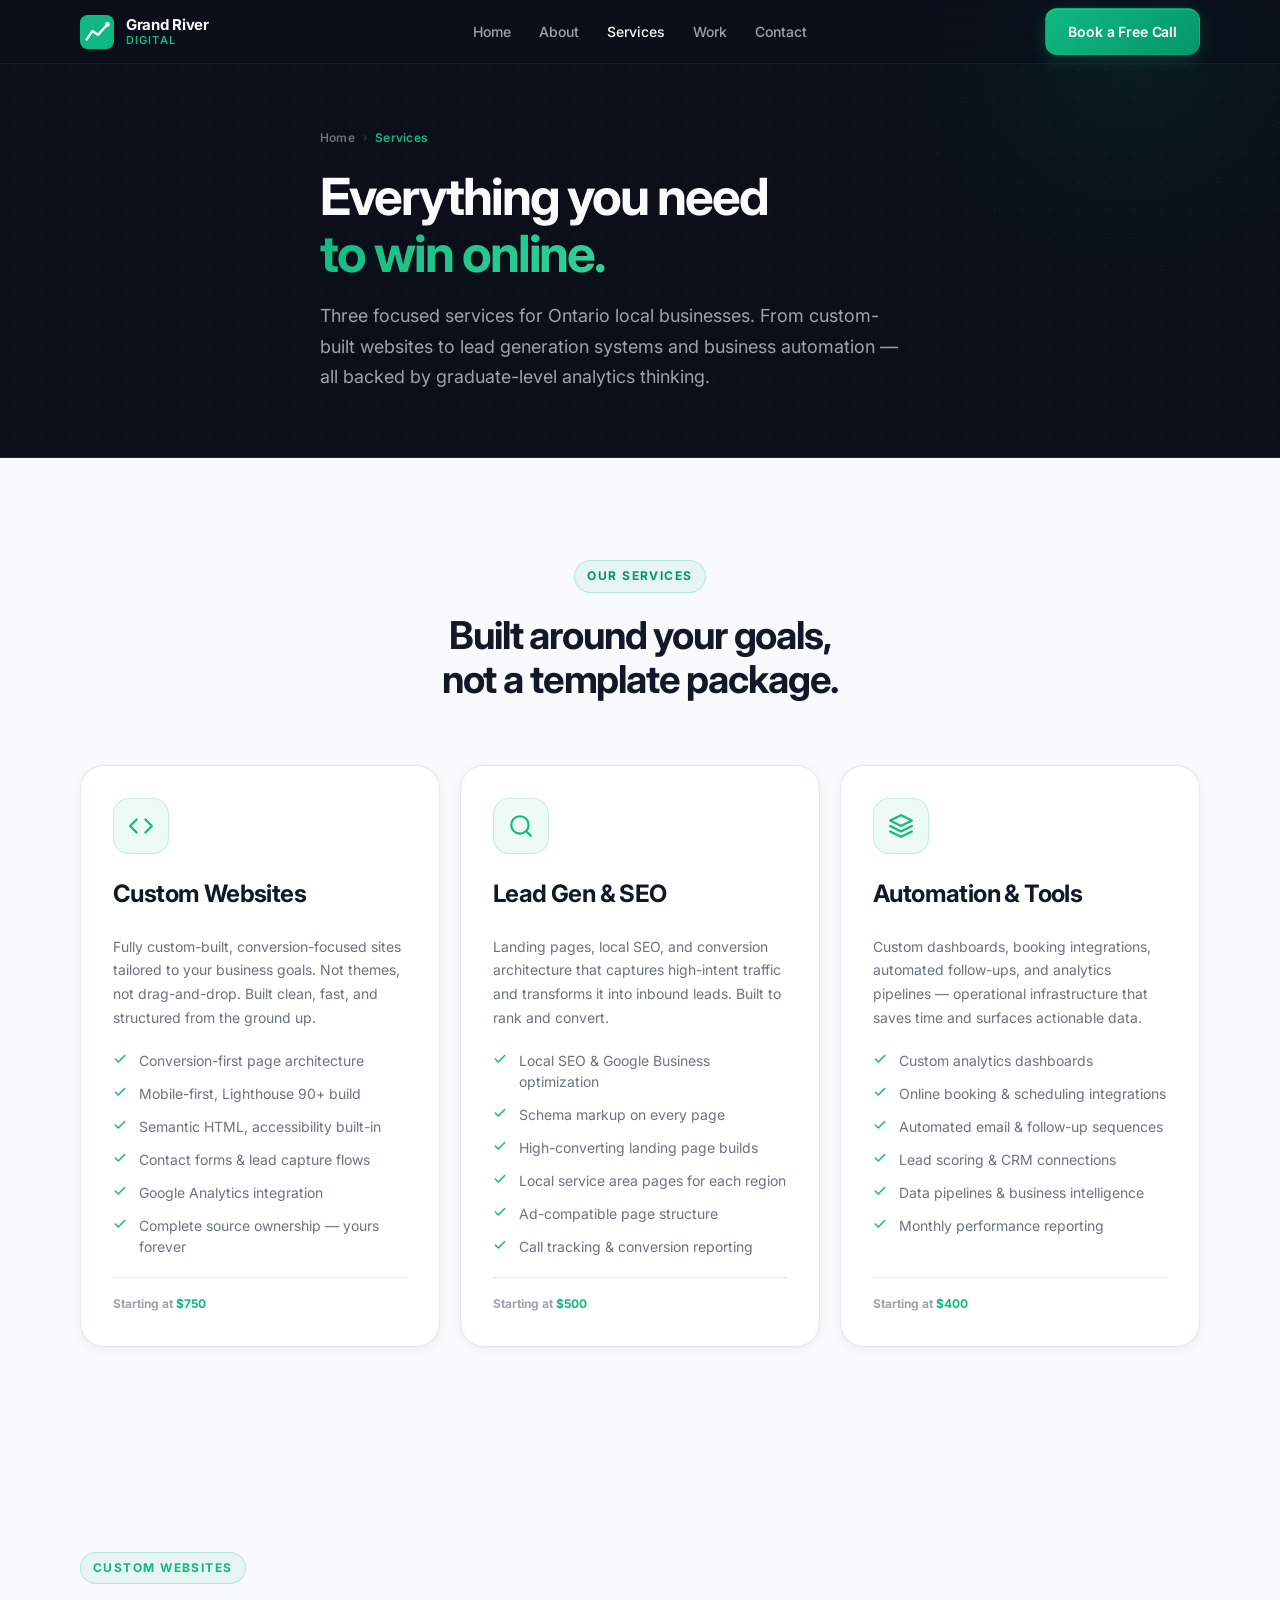
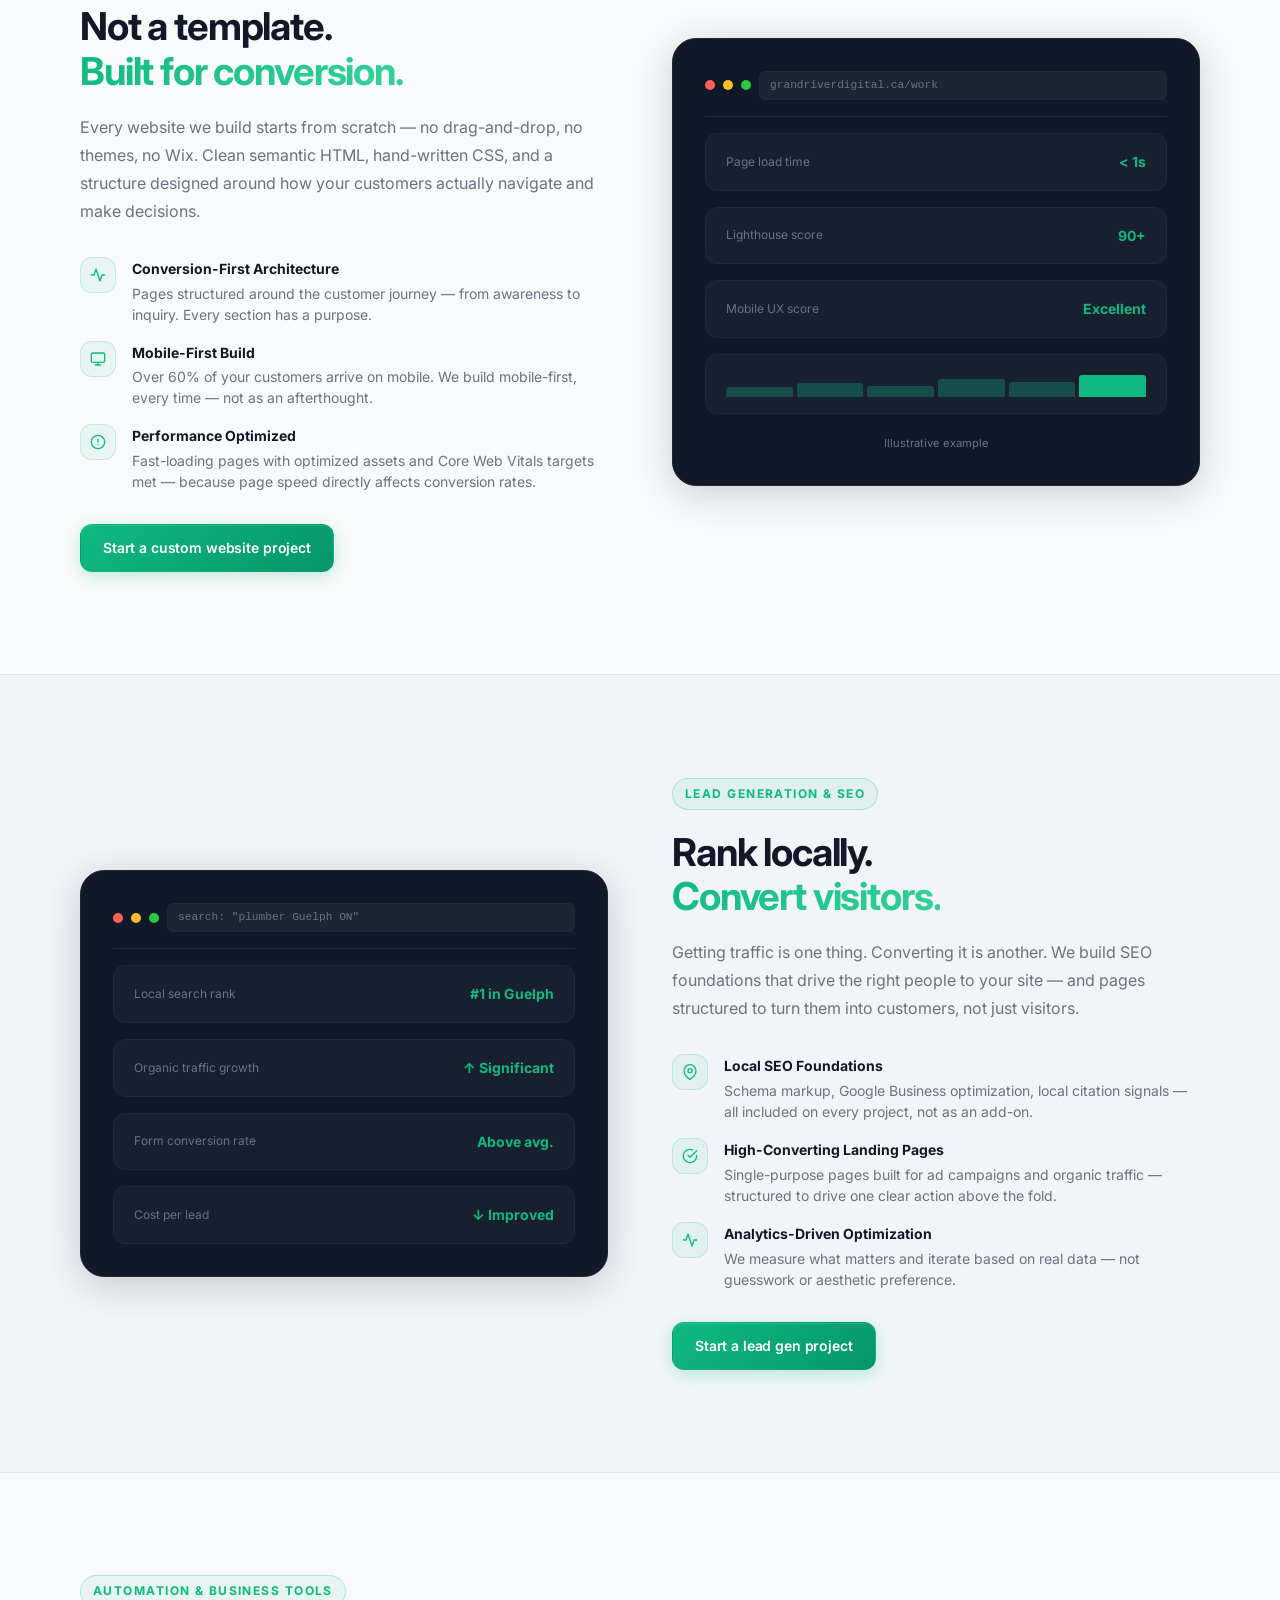
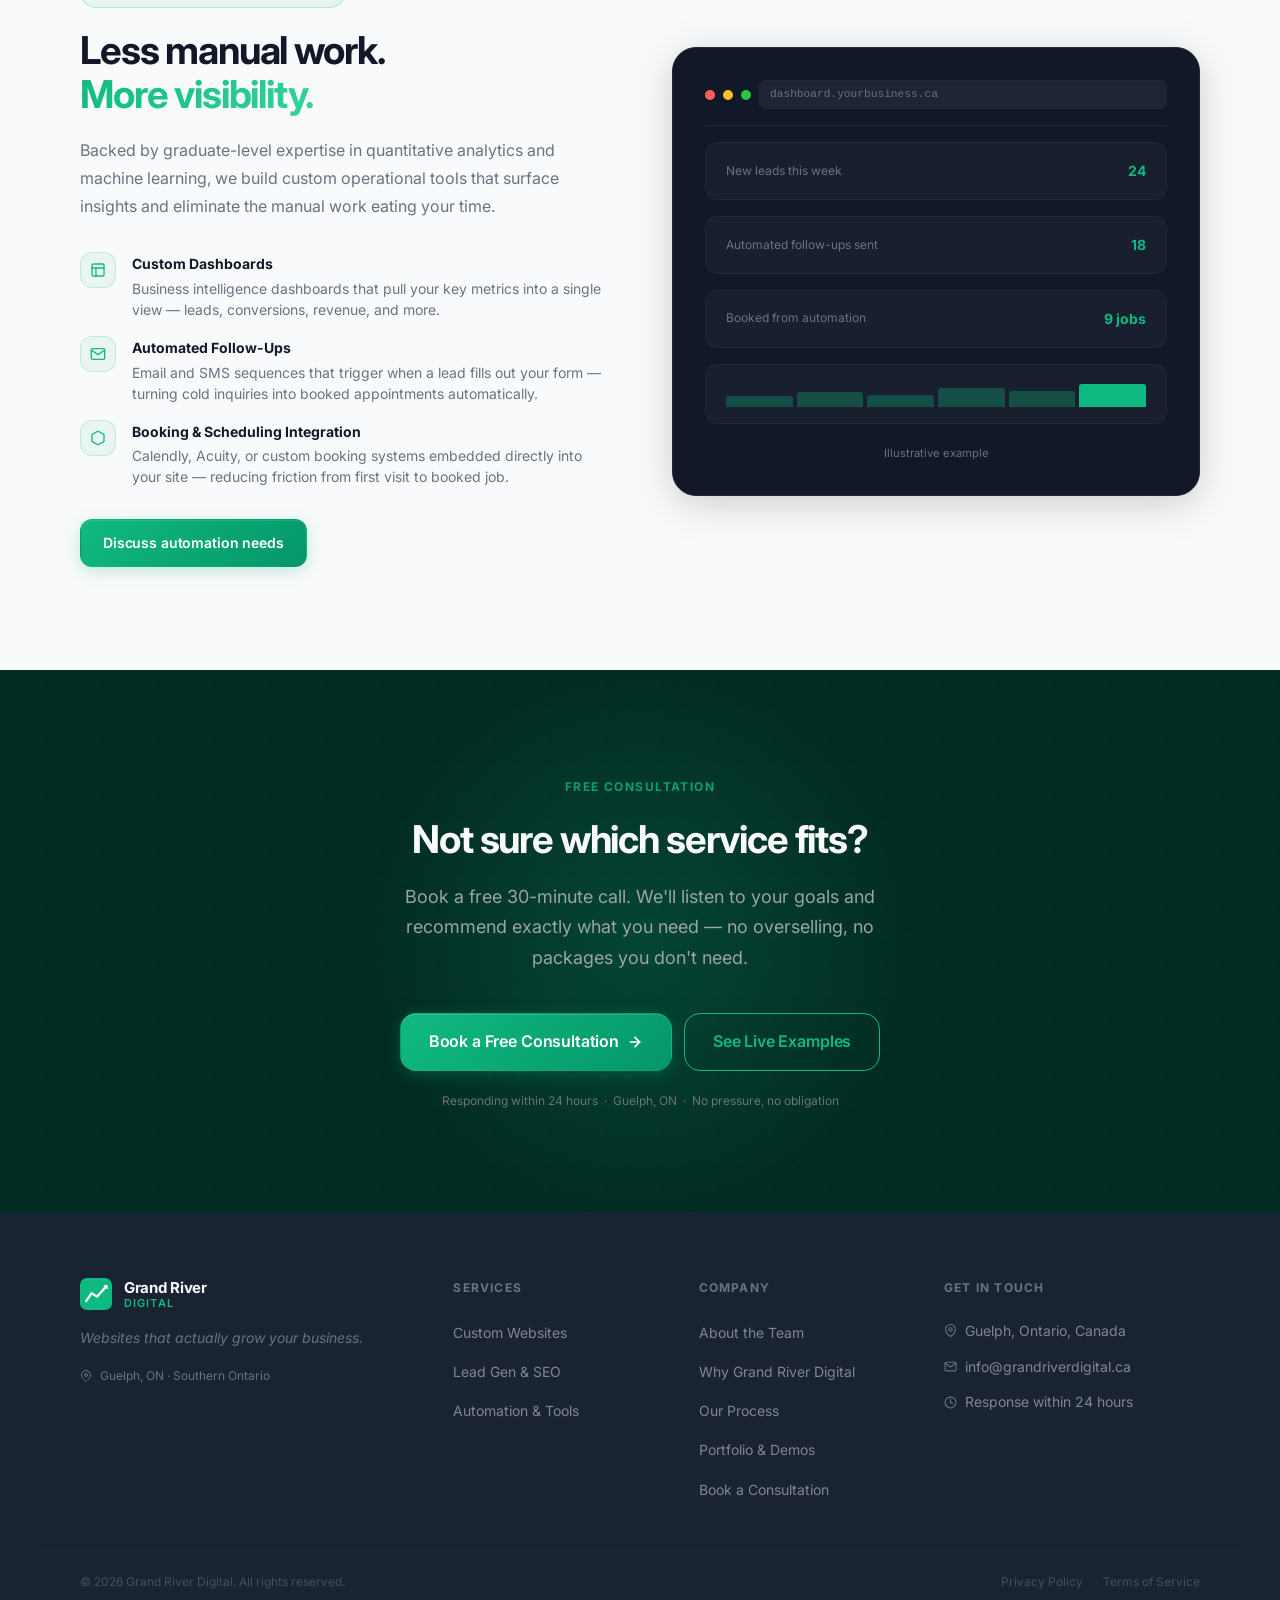
<file: services/index.html>
<!DOCTYPE html>
<html lang="en">
<head>
  <meta charset="UTF-8" />
  <meta name="viewport" content="width=device-width, initial-scale=1.0" />
  <meta name="description" content="Grand River Digital services — custom websites, lead generation & SEO, and business automation tools for Ontario local businesses." />
  <meta name="theme-color" content="#0A0F1A" />
  <meta property="og:title" content="Services | Grand River Digital" />
  <meta property="og:description" content="Custom websites, lead generation & SEO, and automation tools for Ontario local service businesses." />
  <meta property="og:type" content="website" />
  <meta property="og:url" content="https://grandriverdigital.ca/services" />
  <link rel="canonical" href="https://grandriverdigital.ca/services" />
  <title>Services | Grand River Digital</title>

  <link rel="preconnect" href="https://fonts.googleapis.com" />
  <link rel="preconnect" href="https://fonts.gstatic.com" crossorigin />
  <link rel="preload" as="style" href="https://fonts.googleapis.com/css2?family=Inter:wght@400;500;600;700;800;900&display=swap" />
  <link rel="stylesheet" href="https://fonts.googleapis.com/css2?family=Inter:wght@400;500;600;700;800;900&display=swap" media="print" onload="this.media='all'" />
  <noscript><link rel="stylesheet" href="https://fonts.googleapis.com/css2?family=Inter:wght@400;500;600;700;800;900&display=swap" /></noscript>
  <link rel="stylesheet" href="/styles.css" />
</head>
<body>

  <a href="#main" class="skip-link">Skip to main content</a>

  <!-- HEADER -->
  <header class="header" id="header">
    <div class="container header__inner">
      <a href="/" class="logo" aria-label="Grand River Digital — home">
        <div class="logo__mark" aria-hidden="true">
          <svg width="34" height="34" viewBox="0 0 36 36" fill="none">
            <rect width="36" height="36" rx="8" fill="#10B981"/>
            <polyline points="7,26 13,17 19,21 29,10" stroke="white" stroke-width="2.5" stroke-linecap="round" stroke-linejoin="round"/>
            <circle cx="29" cy="10" r="2.5" fill="white"/>
          </svg>
        </div>
        <div class="logo__text">
          <span class="logo__name">Grand River</span>
          <span class="logo__sub">Digital</span>
        </div>
      </a>

      <nav class="nav" id="nav" aria-label="Main navigation">
        <ul class="nav__list" role="list">
          <li><a href="/" class="nav__link">Home</a></li>
          <li><a href="/about" class="nav__link">About</a></li>
          <li><a href="/services" class="nav__link">Services</a></li>
          <li><a href="/work" class="nav__link">Work</a></li>
          <li><a href="/contact" class="nav__link">Contact</a></li>
        </ul>
        <a href="/contact" class="nav__mobile-cta">Book a Free Call</a>
      </nav>

      <a href="/contact" class="btn btn-primary header__cta" style="display:none;">Book a Free Call</a>

      <button class="nav-toggle" id="navToggle" aria-label="Open navigation menu" aria-expanded="false" aria-controls="nav">
        <span class="nav-toggle__bar"></span>
        <span class="nav-toggle__bar"></span>
        <span class="nav-toggle__bar"></span>
      </button>
    </div>
  </header>

  <main id="main">

    <!-- PAGE HERO -->
    <section class="page-hero" aria-labelledby="page-hero-heading">
      <div class="page-hero__orb" aria-hidden="true"></div>
      <div class="container page-hero__inner">
        <nav class="breadcrumb" aria-label="Breadcrumb">
          <a href="/">Home</a>
          <span class="breadcrumb__sep" aria-hidden="true">›</span>
          <span class="breadcrumb__current" aria-current="page">Services</span>
        </nav>
        <h1 id="page-hero-heading" class="page-hero__title">
          Everything you need<br>
          <span>to win online.</span>
        </h1>
        <p class="page-hero__sub">Three focused services for Ontario local businesses. From custom-built websites to lead generation systems and business automation — all backed by graduate-level analytics thinking.</p>
      </div>
    </section>

    <!-- SERVICES OVERVIEW CARDS -->
    <section class="section services-page section-light" aria-labelledby="overview-heading">
      <div class="container">
        <div class="section-header reveal">
          <span class="eyebrow">Our Services</span>
          <h2 id="overview-heading" class="section-title">Built around your goals,<br>not a template package.</h2>
        </div>

        <div class="services-detail-grid">

          <div class="svc-detail-card reveal" id="custom-websites">
            <div class="svc-detail-card__icon" aria-hidden="true">
              <svg width="26" height="26" viewBox="0 0 24 24" fill="none" stroke="currentColor" stroke-width="2" stroke-linecap="round" stroke-linejoin="round"><polyline points="16 18 22 12 16 6"/><polyline points="8 6 2 12 8 18"/></svg>
            </div>
            <h3 class="svc-detail-card__title">Custom Websites</h3>
            <p class="svc-detail-card__desc">Fully custom-built, conversion-focused sites tailored to your business goals. Not themes, not drag-and-drop. Built clean, fast, and structured from the ground up.</p>
            <ul class="svc-detail-card__features" role="list">
              <li class="svc-detail-card__feature">
                <svg width="14" height="14" viewBox="0 0 24 24" fill="none" stroke="currentColor" stroke-width="2.5" stroke-linecap="round" stroke-linejoin="round" aria-hidden="true"><polyline points="20 6 9 17 4 12"/></svg>
                Conversion-first page architecture
              </li>
              <li class="svc-detail-card__feature">
                <svg width="14" height="14" viewBox="0 0 24 24" fill="none" stroke="currentColor" stroke-width="2.5" stroke-linecap="round" stroke-linejoin="round" aria-hidden="true"><polyline points="20 6 9 17 4 12"/></svg>
                Mobile-first, Lighthouse 90+ build
              </li>
              <li class="svc-detail-card__feature">
                <svg width="14" height="14" viewBox="0 0 24 24" fill="none" stroke="currentColor" stroke-width="2.5" stroke-linecap="round" stroke-linejoin="round" aria-hidden="true"><polyline points="20 6 9 17 4 12"/></svg>
                Semantic HTML, accessibility built-in
              </li>
              <li class="svc-detail-card__feature">
                <svg width="14" height="14" viewBox="0 0 24 24" fill="none" stroke="currentColor" stroke-width="2.5" stroke-linecap="round" stroke-linejoin="round" aria-hidden="true"><polyline points="20 6 9 17 4 12"/></svg>
                Contact forms &amp; lead capture flows
              </li>
              <li class="svc-detail-card__feature">
                <svg width="14" height="14" viewBox="0 0 24 24" fill="none" stroke="currentColor" stroke-width="2.5" stroke-linecap="round" stroke-linejoin="round" aria-hidden="true"><polyline points="20 6 9 17 4 12"/></svg>
                Google Analytics integration
              </li>
              <li class="svc-detail-card__feature">
                <svg width="14" height="14" viewBox="0 0 24 24" fill="none" stroke="currentColor" stroke-width="2.5" stroke-linecap="round" stroke-linejoin="round" aria-hidden="true"><polyline points="20 6 9 17 4 12"/></svg>
                Complete source ownership — yours forever
              </li>
            </ul>
            <p class="svc-detail-card__price">Starting at <span>$750</span></p>
          </div>

          <div class="svc-detail-card reveal" id="lead-generation">
            <div class="svc-detail-card__icon" aria-hidden="true">
              <svg width="26" height="26" viewBox="0 0 24 24" fill="none" stroke="currentColor" stroke-width="2" stroke-linecap="round" stroke-linejoin="round"><circle cx="11" cy="11" r="8"/><line x1="21" y1="21" x2="16.65" y2="16.65"/></svg>
            </div>
            <h3 class="svc-detail-card__title">Lead Gen &amp; SEO</h3>
            <p class="svc-detail-card__desc">Landing pages, local SEO, and conversion architecture that captures high-intent traffic and transforms it into inbound leads. Built to rank and convert.</p>
            <ul class="svc-detail-card__features" role="list">
              <li class="svc-detail-card__feature">
                <svg width="14" height="14" viewBox="0 0 24 24" fill="none" stroke="currentColor" stroke-width="2.5" stroke-linecap="round" stroke-linejoin="round" aria-hidden="true"><polyline points="20 6 9 17 4 12"/></svg>
                Local SEO &amp; Google Business optimization
              </li>
              <li class="svc-detail-card__feature">
                <svg width="14" height="14" viewBox="0 0 24 24" fill="none" stroke="currentColor" stroke-width="2.5" stroke-linecap="round" stroke-linejoin="round" aria-hidden="true"><polyline points="20 6 9 17 4 12"/></svg>
                Schema markup on every page
              </li>
              <li class="svc-detail-card__feature">
                <svg width="14" height="14" viewBox="0 0 24 24" fill="none" stroke="currentColor" stroke-width="2.5" stroke-linecap="round" stroke-linejoin="round" aria-hidden="true"><polyline points="20 6 9 17 4 12"/></svg>
                High-converting landing page builds
              </li>
              <li class="svc-detail-card__feature">
                <svg width="14" height="14" viewBox="0 0 24 24" fill="none" stroke="currentColor" stroke-width="2.5" stroke-linecap="round" stroke-linejoin="round" aria-hidden="true"><polyline points="20 6 9 17 4 12"/></svg>
                Local service area pages for each region
              </li>
              <li class="svc-detail-card__feature">
                <svg width="14" height="14" viewBox="0 0 24 24" fill="none" stroke="currentColor" stroke-width="2.5" stroke-linecap="round" stroke-linejoin="round" aria-hidden="true"><polyline points="20 6 9 17 4 12"/></svg>
                Ad-compatible page structure
              </li>
              <li class="svc-detail-card__feature">
                <svg width="14" height="14" viewBox="0 0 24 24" fill="none" stroke="currentColor" stroke-width="2.5" stroke-linecap="round" stroke-linejoin="round" aria-hidden="true"><polyline points="20 6 9 17 4 12"/></svg>
                Call tracking &amp; conversion reporting
              </li>
            </ul>
            <p class="svc-detail-card__price">Starting at <span>$500</span></p>
          </div>

          <div class="svc-detail-card reveal" id="automation">
            <div class="svc-detail-card__icon" aria-hidden="true">
              <svg width="26" height="26" viewBox="0 0 24 24" fill="none" stroke="currentColor" stroke-width="2" stroke-linecap="round" stroke-linejoin="round"><path d="M12 2L2 7l10 5 10-5-10-5z"/><path d="M2 17l10 5 10-5"/><path d="M2 12l10 5 10-5"/></svg>
            </div>
            <h3 class="svc-detail-card__title">Automation &amp; Tools</h3>
            <p class="svc-detail-card__desc">Custom dashboards, booking integrations, automated follow-ups, and analytics pipelines — operational infrastructure that saves time and surfaces actionable data.</p>
            <ul class="svc-detail-card__features" role="list">
              <li class="svc-detail-card__feature">
                <svg width="14" height="14" viewBox="0 0 24 24" fill="none" stroke="currentColor" stroke-width="2.5" stroke-linecap="round" stroke-linejoin="round" aria-hidden="true"><polyline points="20 6 9 17 4 12"/></svg>
                Custom analytics dashboards
              </li>
              <li class="svc-detail-card__feature">
                <svg width="14" height="14" viewBox="0 0 24 24" fill="none" stroke="currentColor" stroke-width="2.5" stroke-linecap="round" stroke-linejoin="round" aria-hidden="true"><polyline points="20 6 9 17 4 12"/></svg>
                Online booking &amp; scheduling integrations
              </li>
              <li class="svc-detail-card__feature">
                <svg width="14" height="14" viewBox="0 0 24 24" fill="none" stroke="currentColor" stroke-width="2.5" stroke-linecap="round" stroke-linejoin="round" aria-hidden="true"><polyline points="20 6 9 17 4 12"/></svg>
                Automated email &amp; follow-up sequences
              </li>
              <li class="svc-detail-card__feature">
                <svg width="14" height="14" viewBox="0 0 24 24" fill="none" stroke="currentColor" stroke-width="2.5" stroke-linecap="round" stroke-linejoin="round" aria-hidden="true"><polyline points="20 6 9 17 4 12"/></svg>
                Lead scoring &amp; CRM connections
              </li>
              <li class="svc-detail-card__feature">
                <svg width="14" height="14" viewBox="0 0 24 24" fill="none" stroke="currentColor" stroke-width="2.5" stroke-linecap="round" stroke-linejoin="round" aria-hidden="true"><polyline points="20 6 9 17 4 12"/></svg>
                Data pipelines &amp; business intelligence
              </li>
              <li class="svc-detail-card__feature">
                <svg width="14" height="14" viewBox="0 0 24 24" fill="none" stroke="currentColor" stroke-width="2.5" stroke-linecap="round" stroke-linejoin="round" aria-hidden="true"><polyline points="20 6 9 17 4 12"/></svg>
                Monthly performance reporting
              </li>
            </ul>
            <p class="svc-detail-card__price">Starting at <span>$400</span></p>
          </div>

        </div>
      </div>
    </section>

    <!-- SERVICE DETAIL 1: Custom Websites -->
    <section class="svc-full-section" aria-label="Custom Website details">
      <div class="container">
        <div class="svc-full-layout">
          <div class="svc-full-layout__content">
            <span class="eyebrow">Custom Websites</span>
            <h2 class="svc-full-layout__title reveal">
              Not a template.<br>
              <span>Built for conversion.</span>
            </h2>
            <p class="svc-full-layout__desc reveal">
              Every website we build starts from scratch — no drag-and-drop, no themes, no Wix. Clean semantic HTML, hand-written CSS, and a structure designed around how your customers actually navigate and make decisions.
            </p>
            <div class="svc-feature-list reveal">
              <div class="svc-feature-item">
                <div class="svc-feature-item__icon" aria-hidden="true">
                  <svg width="16" height="16" viewBox="0 0 24 24" fill="none" stroke="currentColor" stroke-width="2" stroke-linecap="round" stroke-linejoin="round"><polyline points="22 12 18 12 15 21 9 3 6 12 2 12"/></svg>
                </div>
                <div class="svc-feature-item__content">
                  <div class="svc-feature-item__title">Conversion-First Architecture</div>
                  <div class="svc-feature-item__desc">Pages structured around the customer journey — from awareness to inquiry. Every section has a purpose.</div>
                </div>
              </div>
              <div class="svc-feature-item">
                <div class="svc-feature-item__icon" aria-hidden="true">
                  <svg width="16" height="16" viewBox="0 0 24 24" fill="none" stroke="currentColor" stroke-width="2" stroke-linecap="round" stroke-linejoin="round"><rect x="2" y="3" width="20" height="14" rx="2" ry="2"/><line x1="8" y1="21" x2="16" y2="21"/><line x1="12" y1="17" x2="12" y2="21"/></svg>
                </div>
                <div class="svc-feature-item__content">
                  <div class="svc-feature-item__title">Mobile-First Build</div>
                  <div class="svc-feature-item__desc">Over 60% of your customers arrive on mobile. We build mobile-first, every time — not as an afterthought.</div>
                </div>
              </div>
              <div class="svc-feature-item">
                <div class="svc-feature-item__icon" aria-hidden="true">
                  <svg width="16" height="16" viewBox="0 0 24 24" fill="none" stroke="currentColor" stroke-width="2" stroke-linecap="round" stroke-linejoin="round"><circle cx="12" cy="12" r="10"/><line x1="12" y1="8" x2="12" y2="12"/><line x1="12" y1="16" x2="12.01" y2="16"/></svg>
                </div>
                <div class="svc-feature-item__content">
                  <div class="svc-feature-item__title">Performance Optimized</div>
                  <div class="svc-feature-item__desc">Fast-loading pages with optimized assets and Core Web Vitals targets met — because page speed directly affects conversion rates.</div>
                </div>
              </div>
            </div>
            <a href="/contact" class="btn btn-primary reveal">Start a custom website project</a>
          </div>
          <div class="svc-full-layout__visual reveal" aria-hidden="true">
            <div class="visual-header">
              <div class="visual-header__dot"></div>
              <div class="visual-header__dot"></div>
              <div class="visual-header__dot"></div>
              <div class="visual-header__url">grandriverdigital.ca/work</div>
            </div>
            <div class="visual-metric">
              <span class="visual-metric__label">Page load time</span>
              <span class="visual-metric__value">&lt; 1s</span>
            </div>
            <div class="visual-metric">
              <span class="visual-metric__label">Lighthouse score</span>
              <span class="visual-metric__value">90+</span>
            </div>
            <div class="visual-metric">
              <span class="visual-metric__label">Mobile UX score</span>
              <span class="visual-metric__value">Excellent</span>
            </div>
            <div class="visual-chart" aria-label="Lead growth chart">
              <div class="visual-bar" style="height:30%"></div>
              <div class="visual-bar" style="height:45%"></div>
              <div class="visual-bar" style="height:40%"></div>
              <div class="visual-bar" style="height:65%"></div>
              <div class="visual-bar" style="height:55%"></div>
              <div class="visual-bar" style="height:80%"></div>
            </div>
            <p style="font-size:0.7rem;color:var(--text-subtle);text-align:center;margin-top:4px;">Illustrative example</p>
          </div>
        </div>
      </div>
    </section>

    <!-- SERVICE DETAIL 2: Lead Gen & SEO -->
    <section class="svc-full-section" aria-label="Lead Generation details">
      <div class="container">
        <div class="svc-full-layout svc-full-layout--reverse">
          <div class="svc-full-layout__content">
            <span class="eyebrow">Lead Generation &amp; SEO</span>
            <h2 class="svc-full-layout__title reveal">
              Rank locally.<br>
              <span>Convert visitors.</span>
            </h2>
            <p class="svc-full-layout__desc reveal">
              Getting traffic is one thing. Converting it is another. We build SEO foundations that drive the right people to your site — and pages structured to turn them into customers, not just visitors.
            </p>
            <div class="svc-feature-list reveal">
              <div class="svc-feature-item">
                <div class="svc-feature-item__icon" aria-hidden="true">
                  <svg width="16" height="16" viewBox="0 0 24 24" fill="none" stroke="currentColor" stroke-width="2" stroke-linecap="round" stroke-linejoin="round"><path d="M21 10c0 7-9 13-9 13s-9-6-9-13a9 9 0 0 1 18 0z"/><circle cx="12" cy="10" r="3"/></svg>
                </div>
                <div class="svc-feature-item__content">
                  <div class="svc-feature-item__title">Local SEO Foundations</div>
                  <div class="svc-feature-item__desc">Schema markup, Google Business optimization, local citation signals — all included on every project, not as an add-on.</div>
                </div>
              </div>
              <div class="svc-feature-item">
                <div class="svc-feature-item__icon" aria-hidden="true">
                  <svg width="16" height="16" viewBox="0 0 24 24" fill="none" stroke="currentColor" stroke-width="2" stroke-linecap="round" stroke-linejoin="round"><path d="M22 11.08V12a10 10 0 1 1-5.93-9.14"/><polyline points="22 4 12 14.01 9 11.01"/></svg>
                </div>
                <div class="svc-feature-item__content">
                  <div class="svc-feature-item__title">High-Converting Landing Pages</div>
                  <div class="svc-feature-item__desc">Single-purpose pages built for ad campaigns and organic traffic — structured to drive one clear action above the fold.</div>
                </div>
              </div>
              <div class="svc-feature-item">
                <div class="svc-feature-item__icon" aria-hidden="true">
                  <svg width="16" height="16" viewBox="0 0 24 24" fill="none" stroke="currentColor" stroke-width="2" stroke-linecap="round" stroke-linejoin="round"><polyline points="22 12 18 12 15 21 9 3 6 12 2 12"/></svg>
                </div>
                <div class="svc-feature-item__content">
                  <div class="svc-feature-item__title">Analytics-Driven Optimization</div>
                  <div class="svc-feature-item__desc">We measure what matters and iterate based on real data — not guesswork or aesthetic preference.</div>
                </div>
              </div>
            </div>
            <a href="/contact" class="btn btn-primary reveal">Start a lead gen project</a>
          </div>
          <div class="svc-full-layout__visual reveal" aria-hidden="true">
            <div class="visual-header">
              <div class="visual-header__dot"></div>
              <div class="visual-header__dot"></div>
              <div class="visual-header__dot"></div>
              <div class="visual-header__url">search: "plumber Guelph ON"</div>
            </div>
            <div class="visual-metric">
              <span class="visual-metric__label">Local search rank</span>
              <span class="visual-metric__value">#1 in Guelph</span>
            </div>
            <div class="visual-metric">
              <span class="visual-metric__label">Organic traffic growth</span>
              <span class="visual-metric__value">↑ Significant</span>
            </div>
            <div class="visual-metric">
              <span class="visual-metric__label">Form conversion rate</span>
              <span class="visual-metric__value">Above avg.</span>
            </div>
            <div class="visual-metric">
              <span class="visual-metric__label">Cost per lead</span>
              <span class="visual-metric__value">↓ Improved</span>
            </div>
          </div>
        </div>
      </div>
    </section>

    <!-- SERVICE DETAIL 3: Automation -->
    <section class="svc-full-section" aria-label="Automation details">
      <div class="container">
        <div class="svc-full-layout">
          <div class="svc-full-layout__content">
            <span class="eyebrow">Automation &amp; Business Tools</span>
            <h2 class="svc-full-layout__title reveal">
              Less manual work.<br>
              <span>More visibility.</span>
            </h2>
            <p class="svc-full-layout__desc reveal">
              Backed by graduate-level expertise in quantitative analytics and machine learning, we build custom operational tools that surface insights and eliminate the manual work eating your time.
            </p>
            <div class="svc-feature-list reveal">
              <div class="svc-feature-item">
                <div class="svc-feature-item__icon" aria-hidden="true">
                  <svg width="16" height="16" viewBox="0 0 24 24" fill="none" stroke="currentColor" stroke-width="2" stroke-linecap="round" stroke-linejoin="round"><rect x="3" y="3" width="18" height="18" rx="2" ry="2"/><line x1="3" y1="9" x2="21" y2="9"/><line x1="9" y1="21" x2="9" y2="9"/></svg>
                </div>
                <div class="svc-feature-item__content">
                  <div class="svc-feature-item__title">Custom Dashboards</div>
                  <div class="svc-feature-item__desc">Business intelligence dashboards that pull your key metrics into a single view — leads, conversions, revenue, and more.</div>
                </div>
              </div>
              <div class="svc-feature-item">
                <div class="svc-feature-item__icon" aria-hidden="true">
                  <svg width="16" height="16" viewBox="0 0 24 24" fill="none" stroke="currentColor" stroke-width="2" stroke-linecap="round" stroke-linejoin="round"><path d="M4 4h16c1.1 0 2 .9 2 2v12c0 1.1-.9 2-2 2H4c-1.1 0-2-.9-2-2V6c0-1.1.9-2 2-2z"/><polyline points="22,6 12,13 2,6"/></svg>
                </div>
                <div class="svc-feature-item__content">
                  <div class="svc-feature-item__title">Automated Follow-Ups</div>
                  <div class="svc-feature-item__desc">Email and SMS sequences that trigger when a lead fills out your form — turning cold inquiries into booked appointments automatically.</div>
                </div>
              </div>
              <div class="svc-feature-item">
                <div class="svc-feature-item__icon" aria-hidden="true">
                  <svg width="16" height="16" viewBox="0 0 24 24" fill="none" stroke="currentColor" stroke-width="2" stroke-linecap="round" stroke-linejoin="round"><path d="M21 16V8a2 2 0 0 0-1-1.73l-7-4a2 2 0 0 0-2 0l-7 4A2 2 0 0 0 3 8v8a2 2 0 0 0 1 1.73l7 4a2 2 0 0 0 2 0l7-4A2 2 0 0 0 21 16z"/></svg>
                </div>
                <div class="svc-feature-item__content">
                  <div class="svc-feature-item__title">Booking &amp; Scheduling Integration</div>
                  <div class="svc-feature-item__desc">Calendly, Acuity, or custom booking systems embedded directly into your site — reducing friction from first visit to booked job.</div>
                </div>
              </div>
            </div>
            <a href="/contact" class="btn btn-primary reveal">Discuss automation needs</a>
          </div>
          <div class="svc-full-layout__visual reveal" aria-hidden="true">
            <div class="visual-header">
              <div class="visual-header__dot"></div>
              <div class="visual-header__dot"></div>
              <div class="visual-header__dot"></div>
              <div class="visual-header__url">dashboard.yourbusiness.ca</div>
            </div>
            <div class="visual-metric">
              <span class="visual-metric__label">New leads this week</span>
              <span class="visual-metric__value">24</span>
            </div>
            <div class="visual-metric">
              <span class="visual-metric__label">Automated follow-ups sent</span>
              <span class="visual-metric__value">18</span>
            </div>
            <div class="visual-metric">
              <span class="visual-metric__label">Booked from automation</span>
              <span class="visual-metric__value">9 jobs</span>
            </div>
            <div class="visual-chart" aria-label="Automated booking chart">
              <div class="visual-bar" style="height:25%"></div>
              <div class="visual-bar" style="height:35%"></div>
              <div class="visual-bar" style="height:50%"></div>
              <div class="visual-bar" style="height:45%"></div>
              <div class="visual-bar" style="height:70%"></div>
              <div class="visual-bar" style="height:90%"></div>
            </div>
            <p style="font-size:0.7rem;color:var(--text-subtle);text-align:center;margin-top:4px;">Illustrative example</p>
          </div>
        </div>
      </div>
    </section>

    <!-- CTA BAND -->
    <section class="cta-band" aria-labelledby="services-cta-heading">
      <div class="container">
        <div class="cta-band__inner">
          <p class="cta-band__eyebrow">Free Consultation</p>
          <h2 id="services-cta-heading" class="cta-band__title reveal">Not sure which service fits?</h2>
          <p class="cta-band__sub reveal">Book a free 30-minute call. We'll listen to your goals and recommend exactly what you need — no overselling, no packages you don't need.</p>
          <div class="cta-band__actions reveal">
            <a href="/contact" class="btn btn-primary btn-lg">
              Book a Free Consultation
              <svg width="16" height="16" viewBox="0 0 24 24" fill="none" stroke="currentColor" stroke-width="2.5" stroke-linecap="round" stroke-linejoin="round" aria-hidden="true"><line x1="5" y1="12" x2="19" y2="12"/><polyline points="12 5 19 12 12 19"/></svg>
            </a>
            <a href="/work" class="btn btn-ghost btn-lg">See Live Examples</a>
          </div>
          <p class="cta-band__note">Responding within 24 hours &nbsp;·&nbsp; Guelph, ON &nbsp;·&nbsp; No pressure, no obligation</p>
        </div>
      </div>
    </section>

  </main>

  <!-- FOOTER -->
  <footer class="footer" role="contentinfo">
    <div class="container footer__main">
      <div class="footer__brand">
        <a href="/" class="logo logo--footer" aria-label="Grand River Digital — home">
          <div class="logo__mark" aria-hidden="true">
            <svg width="32" height="32" viewBox="0 0 36 36" fill="none">
              <rect width="36" height="36" rx="8" fill="#10B981"/>
              <polyline points="7,26 13,17 19,21 29,10" stroke="white" stroke-width="2.5" stroke-linecap="round" stroke-linejoin="round"/>
              <circle cx="29" cy="10" r="2.5" fill="white"/>
            </svg>
          </div>
          <div class="logo__text">
            <span class="logo__name">Grand River</span>
            <span class="logo__sub">Digital</span>
          </div>
        </a>
        <p class="footer__tagline">Websites that actually grow your business.</p>
        <p class="footer__location">
          <svg width="12" height="12" viewBox="0 0 24 24" fill="none" stroke="currentColor" stroke-width="2" stroke-linecap="round" stroke-linejoin="round" aria-hidden="true"><path d="M21 10c0 7-9 13-9 13s-9-6-9-13a9 9 0 0 1 18 0z"/><circle cx="12" cy="10" r="3"/></svg>
          Guelph, ON &middot; Southern Ontario
        </p>
      </div>
      <div class="footer__col">
        <h3 class="footer__col-heading">Services</h3>
        <ul class="footer__links" role="list">
          <li><a href="/services#custom-websites">Custom Websites</a></li>
          <li><a href="/services#lead-generation">Lead Gen &amp; SEO</a></li>
          <li><a href="/services#automation">Automation &amp; Tools</a></li>
        </ul>
      </div>
      <div class="footer__col">
        <h3 class="footer__col-heading">Company</h3>
        <ul class="footer__links" role="list">
          <li><a href="/about">About the Team</a></li>
          <li><a href="/about#why">Why Grand River Digital</a></li>
          <li><a href="/about#process">Our Process</a></li>
          <li><a href="/work">Portfolio &amp; Demos</a></li>
          <li><a href="/contact">Book a Consultation</a></li>
        </ul>
      </div>
      <div class="footer__col">
        <h3 class="footer__col-heading">Get in Touch</h3>
        <ul class="footer__contact-list" role="list">
          <li>
            <svg width="13" height="13" viewBox="0 0 24 24" fill="none" stroke="currentColor" stroke-width="2" stroke-linecap="round" stroke-linejoin="round" aria-hidden="true"><path d="M21 10c0 7-9 13-9 13s-9-6-9-13a9 9 0 0 1 18 0z"/><circle cx="12" cy="10" r="3"/></svg>
            Guelph, Ontario, Canada
          </li>
          <li>
            <svg width="13" height="13" viewBox="0 0 24 24" fill="none" stroke="currentColor" stroke-width="2" stroke-linecap="round" stroke-linejoin="round" aria-hidden="true"><path d="M4 4h16c1.1 0 2 .9 2 2v12c0 1.1-.9 2-2 2H4c-1.1 0-2-.9-2-2V6c0-1.1.9-2 2-2z"/><polyline points="22,6 12,13 2,6"/></svg>
            <a href="mailto:info@grandriverdigital.ca">info@grandriverdigital.ca</a>
          </li>
          <li>
            <svg width="13" height="13" viewBox="0 0 24 24" fill="none" stroke="currentColor" stroke-width="2" stroke-linecap="round" stroke-linejoin="round" aria-hidden="true"><circle cx="12" cy="12" r="10"/><polyline points="12 6 12 12 16 14"/></svg>
            Response within 24 hours
          </li>
        </ul>
      </div>
    </div>
    <div class="footer__bottom">
      <div class="container footer__bottom-inner">
        <span>&copy; <span class="footer-year">2026</span> Grand River Digital. All rights reserved.</span>
        <div class="footer__bottom-links">
          <a href="mailto:info@grandriverdigital.ca?subject=Privacy%20Policy">Privacy Policy</a>
          <a href="mailto:info@grandriverdigital.ca?subject=Terms%20of%20Service">Terms of Service</a>
        </div>
      </div>
    </div>
  </footer>

  <script src="/script.js"></script>
  <script>
    (function() {
      var cta = document.querySelector('.header__cta');
      if (cta && window.innerWidth >= 900) cta.style.display = 'inline-flex';
      window.addEventListener('resize', function() {
        if (cta) cta.style.display = window.innerWidth >= 900 ? 'inline-flex' : 'none';
      });
    })();
  </script>
</body>
</html>
</file>
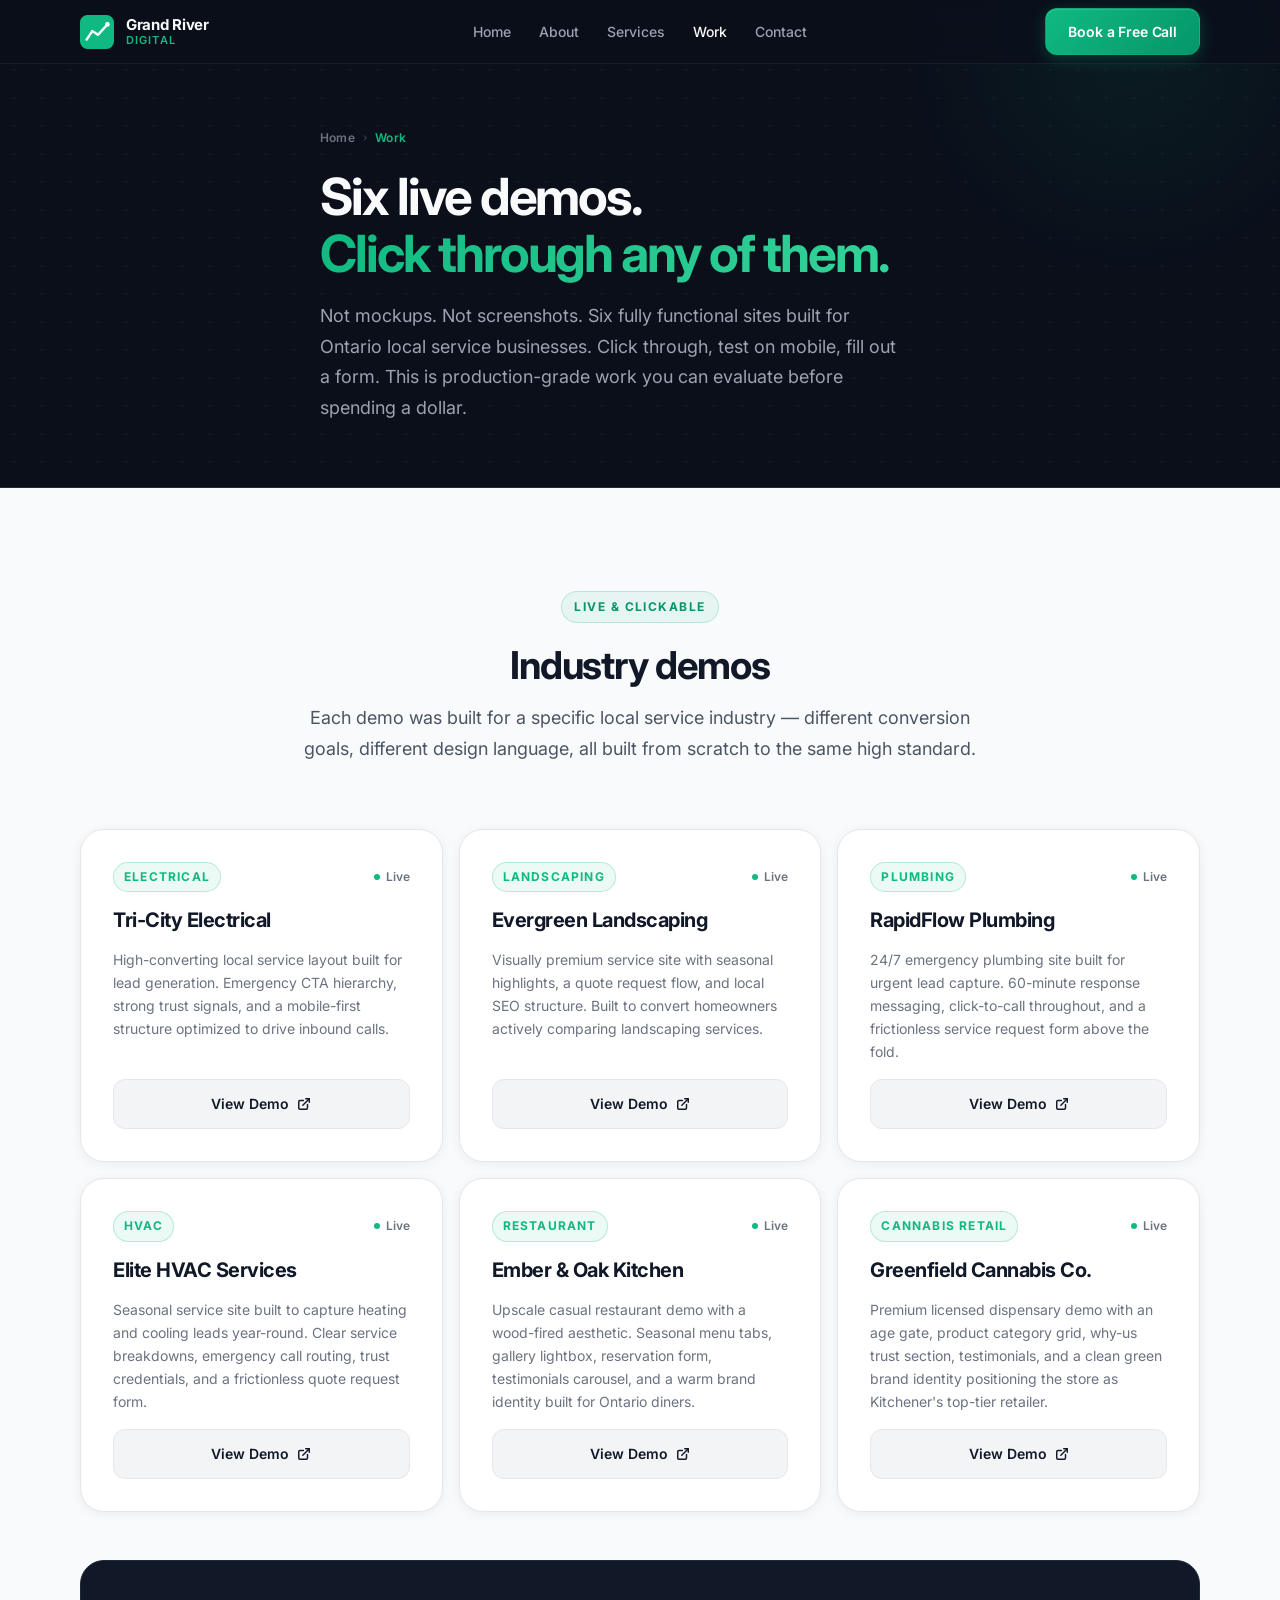
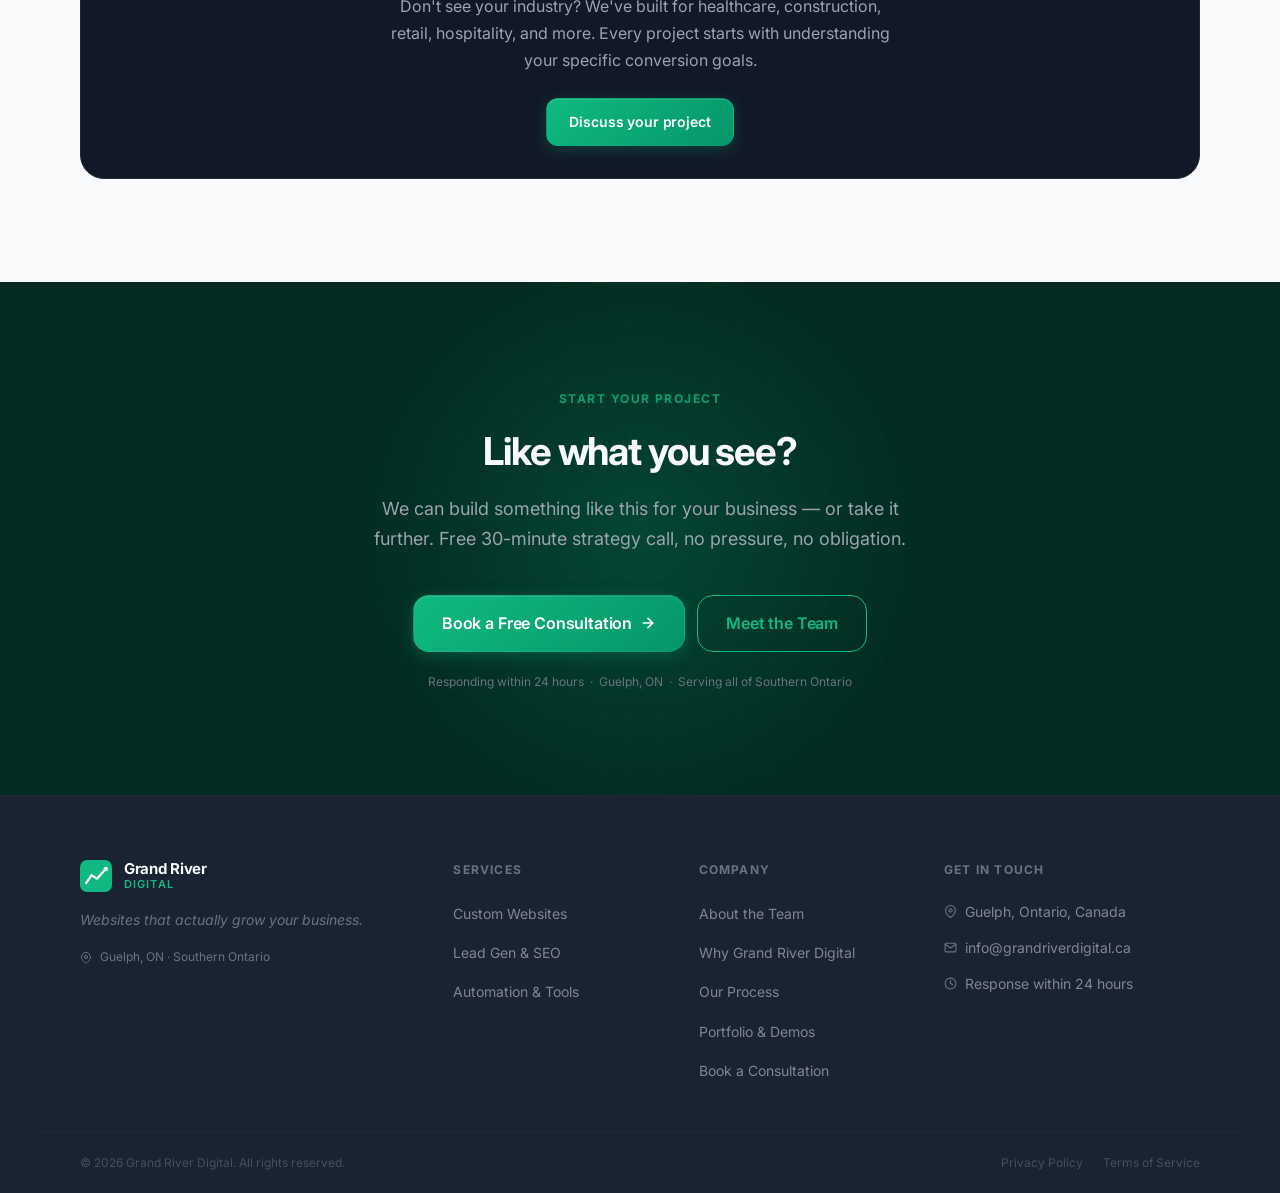
<file: work/index.html>
<!DOCTYPE html>
<html lang="en">
<head>
  <meta charset="UTF-8" />
  <meta name="viewport" content="width=device-width, initial-scale=1.0" />
  <meta name="description" content="Our Work — Grand River Digital. Six live industry demos for Ontario local service businesses: electrical, landscaping, plumbing, HVAC, restaurant, and cannabis retail." />
  <meta name="theme-color" content="#0A0F1A" />
  <meta property="og:title" content="Our Work | Grand River Digital" />
  <meta property="og:description" content="Six live demos from Grand River Digital. Click through, test on mobile, check the forms. Built for real lead generation across Southern Ontario." />
  <meta property="og:type" content="website" />
  <meta property="og:url" content="https://grandriverdigital.ca/work" />
  <link rel="canonical" href="https://grandriverdigital.ca/work" />
  <title>Our Work | Grand River Digital</title>

  <link rel="preconnect" href="https://fonts.googleapis.com" />
  <link rel="preconnect" href="https://fonts.gstatic.com" crossorigin />
  <link rel="preload" as="style" href="https://fonts.googleapis.com/css2?family=Inter:wght@400;500;600;700;800;900&display=swap" />
  <link rel="stylesheet" href="https://fonts.googleapis.com/css2?family=Inter:wght@400;500;600;700;800;900&display=swap" media="print" onload="this.media='all'" />
  <noscript><link rel="stylesheet" href="https://fonts.googleapis.com/css2?family=Inter:wght@400;500;600;700;800;900&display=swap" /></noscript>
  <link rel="stylesheet" href="/styles.css" />
</head>
<body>

  <a href="#main" class="skip-link">Skip to main content</a>

  <!-- HEADER -->
  <header class="header" id="header">
    <div class="container header__inner">
      <a href="/" class="logo" aria-label="Grand River Digital — home">
        <div class="logo__mark" aria-hidden="true">
          <svg width="34" height="34" viewBox="0 0 36 36" fill="none">
            <rect width="36" height="36" rx="8" fill="#10B981"/>
            <polyline points="7,26 13,17 19,21 29,10" stroke="white" stroke-width="2.5" stroke-linecap="round" stroke-linejoin="round"/>
            <circle cx="29" cy="10" r="2.5" fill="white"/>
          </svg>
        </div>
        <div class="logo__text">
          <span class="logo__name">Grand River</span>
          <span class="logo__sub">Digital</span>
        </div>
      </a>

      <nav class="nav" id="nav" aria-label="Main navigation">
        <ul class="nav__list" role="list">
          <li><a href="/" class="nav__link">Home</a></li>
          <li><a href="/about" class="nav__link">About</a></li>
          <li><a href="/services" class="nav__link">Services</a></li>
          <li><a href="/work" class="nav__link">Work</a></li>
          <li><a href="/contact" class="nav__link">Contact</a></li>
        </ul>
        <a href="/contact" class="nav__mobile-cta">Book a Free Call</a>
      </nav>

      <a href="/contact" class="btn btn-primary header__cta" style="display:none;">Book a Free Call</a>

      <button class="nav-toggle" id="navToggle" aria-label="Open navigation menu" aria-expanded="false" aria-controls="nav">
        <span class="nav-toggle__bar"></span>
        <span class="nav-toggle__bar"></span>
        <span class="nav-toggle__bar"></span>
      </button>
    </div>
  </header>

  <main id="main">

    <!-- PAGE HERO -->
    <section class="page-hero" aria-labelledby="page-hero-heading">
      <div class="page-hero__orb" aria-hidden="true"></div>
      <div class="container page-hero__inner">
        <nav class="breadcrumb" aria-label="Breadcrumb">
          <a href="/">Home</a>
          <span class="breadcrumb__sep" aria-hidden="true">›</span>
          <span class="breadcrumb__current" aria-current="page">Work</span>
        </nav>
        <h1 id="page-hero-heading" class="page-hero__title">
          Six live demos.<br>
          <span>Click through any of them.</span>
        </h1>
        <p class="page-hero__sub">Not mockups. Not screenshots. Six fully functional sites built for Ontario local service businesses. Click through, test on mobile, fill out a form. This is production-grade work you can evaluate before spending a dollar.</p>
      </div>
    </section>

    <!-- DEMOS GRID -->
    <section class="section demos-section section-light" id="demos" aria-labelledby="demos-heading">
      <div class="container">
        <div class="section-header reveal">
          <span class="eyebrow">Live &amp; Clickable</span>
          <h2 id="demos-heading" class="section-title">Industry demos</h2>
          <p class="section-sub">Each demo was built for a specific local service industry — different conversion goals, different design language, all built from scratch to the same high standard.</p>
        </div>

        <div class="demos-grid">

          <article class="demo-card reveal" aria-label="Tri-City Electrical live demo">
            <div class="demo-card__top">
              <span class="demo-card__badge">Electrical</span>
              <span class="demo-card__live">
                <span class="demo-card__live-dot" aria-hidden="true"></span>
                Live
              </span>
            </div>
            <h3 class="demo-card__name">Tri-City Electrical</h3>
            <p class="demo-card__desc">High-converting local service layout built for lead generation. Emergency CTA hierarchy, strong trust signals, and a mobile-first structure optimized to drive inbound calls.</p>
            <a href="https://grandriverdigital.github.io/tri-city-electrical-demo"
               target="_blank"
               rel="noopener noreferrer"
               class="demo-card__cta"
               aria-label="View Tri-City Electrical live demo, opens in new tab">
              View Demo
              <svg width="14" height="14" viewBox="0 0 24 24" fill="none" stroke="currentColor" stroke-width="2.5" stroke-linecap="round" stroke-linejoin="round" aria-hidden="true"><path d="M18 13v6a2 2 0 0 1-2 2H5a2 2 0 0 1-2-2V8a2 2 0 0 1 2-2h6"/><polyline points="15 3 21 3 21 9"/><line x1="10" y1="14" x2="21" y2="3"/></svg>
            </a>
          </article>

          <article class="demo-card reveal" aria-label="Evergreen Landscaping live demo">
            <div class="demo-card__top">
              <span class="demo-card__badge">Landscaping</span>
              <span class="demo-card__live">
                <span class="demo-card__live-dot" aria-hidden="true"></span>
                Live
              </span>
            </div>
            <h3 class="demo-card__name">Evergreen Landscaping</h3>
            <p class="demo-card__desc">Visually premium service site with seasonal highlights, a quote request flow, and local SEO structure. Built to convert homeowners actively comparing landscaping services.</p>
            <a href="https://grandriverdigital.github.io/evergreen-landscaping-demo"
               target="_blank"
               rel="noopener noreferrer"
               class="demo-card__cta"
               aria-label="View Evergreen Landscaping live demo, opens in new tab">
              View Demo
              <svg width="14" height="14" viewBox="0 0 24 24" fill="none" stroke="currentColor" stroke-width="2.5" stroke-linecap="round" stroke-linejoin="round" aria-hidden="true"><path d="M18 13v6a2 2 0 0 1-2 2H5a2 2 0 0 1-2-2V8a2 2 0 0 1 2-2h6"/><polyline points="15 3 21 3 21 9"/><line x1="10" y1="14" x2="21" y2="3"/></svg>
            </a>
          </article>

          <article class="demo-card reveal" aria-label="RapidFlow Plumbing live demo">
            <div class="demo-card__top">
              <span class="demo-card__badge">Plumbing</span>
              <span class="demo-card__live">
                <span class="demo-card__live-dot" aria-hidden="true"></span>
                Live
              </span>
            </div>
            <h3 class="demo-card__name">RapidFlow Plumbing</h3>
            <p class="demo-card__desc">24/7 emergency plumbing site built for urgent lead capture. 60-minute response messaging, click-to-call throughout, and a frictionless service request form above the fold.</p>
            <a href="https://grandriverdigital.github.io/rapidflow-plumbing-demo"
               target="_blank"
               rel="noopener noreferrer"
               class="demo-card__cta"
               aria-label="View RapidFlow Plumbing live demo, opens in new tab">
              View Demo
              <svg width="14" height="14" viewBox="0 0 24 24" fill="none" stroke="currentColor" stroke-width="2.5" stroke-linecap="round" stroke-linejoin="round" aria-hidden="true"><path d="M18 13v6a2 2 0 0 1-2 2H5a2 2 0 0 1-2-2V8a2 2 0 0 1 2-2h6"/><polyline points="15 3 21 3 21 9"/><line x1="10" y1="14" x2="21" y2="3"/></svg>
            </a>
          </article>

          <article class="demo-card reveal" aria-label="Elite HVAC Services live demo">
            <div class="demo-card__top">
              <span class="demo-card__badge">HVAC</span>
              <span class="demo-card__live">
                <span class="demo-card__live-dot" aria-hidden="true"></span>
                Live
              </span>
            </div>
            <h3 class="demo-card__name">Elite HVAC Services</h3>
            <p class="demo-card__desc">Seasonal service site built to capture heating and cooling leads year-round. Clear service breakdowns, emergency call routing, trust credentials, and a frictionless quote request form.</p>
            <a href="https://grandriverdigital.github.io/elite-hvac-demo"
               target="_blank"
               rel="noopener noreferrer"
               class="demo-card__cta"
               aria-label="View Elite HVAC Services live demo, opens in new tab">
              View Demo
              <svg width="14" height="14" viewBox="0 0 24 24" fill="none" stroke="currentColor" stroke-width="2.5" stroke-linecap="round" stroke-linejoin="round" aria-hidden="true"><path d="M18 13v6a2 2 0 0 1-2 2H5a2 2 0 0 1-2-2V8a2 2 0 0 1 2-2h6"/><polyline points="15 3 21 3 21 9"/><line x1="10" y1="14" x2="21" y2="3"/></svg>
            </a>
          </article>

          <article class="demo-card reveal" aria-label="Ember and Oak Kitchen live demo">
            <div class="demo-card__top">
              <span class="demo-card__badge">Restaurant</span>
              <span class="demo-card__live">
                <span class="demo-card__live-dot" aria-hidden="true"></span>
                Live
              </span>
            </div>
            <h3 class="demo-card__name">Ember &amp; Oak Kitchen</h3>
            <p class="demo-card__desc">Upscale casual restaurant demo with a wood-fired aesthetic. Seasonal menu tabs, gallery lightbox, reservation form, testimonials carousel, and a warm brand identity built for Ontario diners.</p>
            <a href="https://grandriverdigital.github.io/ember-oak-kitchen-demo"
               target="_blank"
               rel="noopener noreferrer"
               class="demo-card__cta"
               aria-label="View Ember and Oak Kitchen live demo, opens in new tab">
              View Demo
              <svg width="14" height="14" viewBox="0 0 24 24" fill="none" stroke="currentColor" stroke-width="2.5" stroke-linecap="round" stroke-linejoin="round" aria-hidden="true"><path d="M18 13v6a2 2 0 0 1-2 2H5a2 2 0 0 1-2-2V8a2 2 0 0 1 2-2h6"/><polyline points="15 3 21 3 21 9"/><line x1="10" y1="14" x2="21" y2="3"/></svg>
            </a>
          </article>

          <article class="demo-card reveal" aria-label="Greenfield Cannabis Co. live demo">
            <div class="demo-card__top">
              <span class="demo-card__badge">Cannabis Retail</span>
              <span class="demo-card__live">
                <span class="demo-card__live-dot" aria-hidden="true"></span>
                Live
              </span>
            </div>
            <h3 class="demo-card__name">Greenfield Cannabis Co.</h3>
            <p class="demo-card__desc">Premium licensed dispensary demo with an age gate, product category grid, why-us trust section, testimonials, and a clean green brand identity positioning the store as Kitchener's top-tier retailer.</p>
            <a href="https://grandriverdigital.github.io/greenfield-cannabis-demo"
               target="_blank"
               rel="noopener noreferrer"
               class="demo-card__cta"
               aria-label="View Greenfield Cannabis Co. live demo, opens in new tab">
              View Demo
              <svg width="14" height="14" viewBox="0 0 24 24" fill="none" stroke="currentColor" stroke-width="2.5" stroke-linecap="round" stroke-linejoin="round" aria-hidden="true"><path d="M18 13v6a2 2 0 0 1-2 2H5a2 2 0 0 1-2-2V8a2 2 0 0 1 2-2h6"/><polyline points="15 3 21 3 21 9"/><line x1="10" y1="14" x2="21" y2="3"/></svg>
            </a>
          </article>

        </div>

        <!-- Callout below demos grid -->
        <div class="reveal" style="margin-top:var(--sp-12);text-align:center;padding:var(--sp-8);background:var(--surface);border:1px solid var(--border);border-radius:var(--r-xl);">
          <p style="font-size:var(--text-base);color:var(--text-muted);margin-bottom:var(--sp-5);max-width:520px;margin-left:auto;margin-right:auto;margin-bottom:var(--sp-6);">Don't see your industry? We've built for healthcare, construction, retail, hospitality, and more. Every project starts with understanding your specific conversion goals.</p>
          <a href="/contact" class="btn btn-primary">Discuss your project</a>
        </div>
      </div>
    </section>

    <!-- CTA BAND -->
    <section class="cta-band" aria-labelledby="work-cta-heading">
      <div class="container">
        <div class="cta-band__inner">
          <p class="cta-band__eyebrow">Start Your Project</p>
          <h2 id="work-cta-heading" class="cta-band__title reveal">Like what you see?</h2>
          <p class="cta-band__sub reveal">We can build something like this for your business — or take it further. Free 30-minute strategy call, no pressure, no obligation.</p>
          <div class="cta-band__actions reveal">
            <a href="/contact" class="btn btn-primary btn-lg">
              Book a Free Consultation
              <svg width="16" height="16" viewBox="0 0 24 24" fill="none" stroke="currentColor" stroke-width="2.5" stroke-linecap="round" stroke-linejoin="round" aria-hidden="true"><line x1="5" y1="12" x2="19" y2="12"/><polyline points="12 5 19 12 12 19"/></svg>
            </a>
            <a href="/about" class="btn btn-ghost btn-lg">Meet the Team</a>
          </div>
          <p class="cta-band__note">Responding within 24 hours &nbsp;·&nbsp; Guelph, ON &nbsp;·&nbsp; Serving all of Southern Ontario</p>
        </div>
      </div>
    </section>

  </main>

  <!-- FOOTER -->
  <footer class="footer" role="contentinfo">
    <div class="container footer__main">
      <div class="footer__brand">
        <a href="/" class="logo logo--footer" aria-label="Grand River Digital — home">
          <div class="logo__mark" aria-hidden="true">
            <svg width="32" height="32" viewBox="0 0 36 36" fill="none">
              <rect width="36" height="36" rx="8" fill="#10B981"/>
              <polyline points="7,26 13,17 19,21 29,10" stroke="white" stroke-width="2.5" stroke-linecap="round" stroke-linejoin="round"/>
              <circle cx="29" cy="10" r="2.5" fill="white"/>
            </svg>
          </div>
          <div class="logo__text">
            <span class="logo__name">Grand River</span>
            <span class="logo__sub">Digital</span>
          </div>
        </a>
        <p class="footer__tagline">Websites that actually grow your business.</p>
        <p class="footer__location">
          <svg width="12" height="12" viewBox="0 0 24 24" fill="none" stroke="currentColor" stroke-width="2" stroke-linecap="round" stroke-linejoin="round" aria-hidden="true"><path d="M21 10c0 7-9 13-9 13s-9-6-9-13a9 9 0 0 1 18 0z"/><circle cx="12" cy="10" r="3"/></svg>
          Guelph, ON &middot; Southern Ontario
        </p>
      </div>
      <div class="footer__col">
        <h3 class="footer__col-heading">Services</h3>
        <ul class="footer__links" role="list">
          <li><a href="/services#custom-websites">Custom Websites</a></li>
          <li><a href="/services#lead-generation">Lead Gen &amp; SEO</a></li>
          <li><a href="/services#automation">Automation &amp; Tools</a></li>
        </ul>
      </div>
      <div class="footer__col">
        <h3 class="footer__col-heading">Company</h3>
        <ul class="footer__links" role="list">
          <li><a href="/about">About the Team</a></li>
          <li><a href="/about#why">Why Grand River Digital</a></li>
          <li><a href="/about#process">Our Process</a></li>
          <li><a href="/work">Portfolio &amp; Demos</a></li>
          <li><a href="/contact">Book a Consultation</a></li>
        </ul>
      </div>
      <div class="footer__col">
        <h3 class="footer__col-heading">Get in Touch</h3>
        <ul class="footer__contact-list" role="list">
          <li>
            <svg width="13" height="13" viewBox="0 0 24 24" fill="none" stroke="currentColor" stroke-width="2" stroke-linecap="round" stroke-linejoin="round" aria-hidden="true"><path d="M21 10c0 7-9 13-9 13s-9-6-9-13a9 9 0 0 1 18 0z"/><circle cx="12" cy="10" r="3"/></svg>
            Guelph, Ontario, Canada
          </li>
          <li>
            <svg width="13" height="13" viewBox="0 0 24 24" fill="none" stroke="currentColor" stroke-width="2" stroke-linecap="round" stroke-linejoin="round" aria-hidden="true"><path d="M4 4h16c1.1 0 2 .9 2 2v12c0 1.1-.9 2-2 2H4c-1.1 0-2-.9-2-2V6c0-1.1.9-2 2-2z"/><polyline points="22,6 12,13 2,6"/></svg>
            <a href="mailto:info@grandriverdigital.ca">info@grandriverdigital.ca</a>
          </li>
          <li>
            <svg width="13" height="13" viewBox="0 0 24 24" fill="none" stroke="currentColor" stroke-width="2" stroke-linecap="round" stroke-linejoin="round" aria-hidden="true"><circle cx="12" cy="12" r="10"/><polyline points="12 6 12 12 16 14"/></svg>
            Response within 24 hours
          </li>
        </ul>
      </div>
    </div>
    <div class="footer__bottom">
      <div class="container footer__bottom-inner">
        <span>&copy; <span class="footer-year">2026</span> Grand River Digital. All rights reserved.</span>
        <div class="footer__bottom-links">
          <a href="mailto:info@grandriverdigital.ca?subject=Privacy%20Policy">Privacy Policy</a>
          <a href="mailto:info@grandriverdigital.ca?subject=Terms%20of%20Service">Terms of Service</a>
        </div>
      </div>
    </div>
  </footer>

  <script src="/script.js"></script>
  <script>
    (function() {
      var cta = document.querySelector('.header__cta');
      if (cta && window.innerWidth >= 900) cta.style.display = 'inline-flex';
      window.addEventListener('resize', function() {
        if (cta) cta.style.display = window.innerWidth >= 900 ? 'inline-flex' : 'none';
      });
    })();
  </script>
</body>
</html>
</file>
<file: styles.css>
/* ══════════════════════════════════════════════════════
   GRAND RIVER DIGITAL — styles.css v2
   Premium Agency Redesign · Dark Mode
   Inspired by Linear, Vercel, Stripe
══════════════════════════════════════════════════════ */

/* ── TOKENS ─────────────────────────────────────── */
:root {
  /* Colours */
  --bg:           #0A0F1A;
  --surface:      #111827;
  --surface-2:    #1a2332;
  --border:       #1F2937;
  --border-light: #374151;

  --accent:       #10B981;
  --accent-dark:  #059669;
  --accent-hover: #34D399;
  --accent-glow:  rgba(16, 185, 129, 0.18);
  --accent-dim:   rgba(16, 185, 129, 0.08);

  --text:         #F9FAFB;
  --text-muted:   #9CA3AF;
  --text-subtle:  #6B7280;

  /* Typography */
  --font: 'Inter', system-ui, -apple-system, sans-serif;
  --text-xs:   0.75rem;
  --text-sm:   0.875rem;
  --text-base: 1rem;
  --text-lg:   1.125rem;
  --text-xl:   1.25rem;
  --text-2xl:  1.5rem;
  --text-3xl:  clamp(1.75rem, 3vw, 2.625rem);
  --text-hero: clamp(2.75rem, 5.5vw, 4.5rem);

  /* Spacing (8-pt grid) */
  --sp-1:  0.25rem;
  --sp-2:  0.5rem;
  --sp-3:  0.75rem;
  --sp-4:  1rem;
  --sp-5:  1.25rem;
  --sp-6:  1.5rem;
  --sp-8:  2rem;
  --sp-10: 2.5rem;
  --sp-12: 3rem;
  --sp-16: 4rem;
  --sp-20: 5rem;
  --sp-24: 6rem;

  /* Layout */
  --container:  1200px;
  --prose:      680px;
  --header-h:   64px;
  --section-y:  clamp(4rem, 8vw, 7rem);

  /* Radii */
  --r-sm:   6px;
  --r-md:   12px;
  --r-lg:   16px;
  --r-xl:   24px;
  --r-full: 9999px;

  /* Shadows */
  --shadow-card:    0 0 0 1px var(--border), 0 4px 24px rgba(0,0,0,0.4);
  --shadow-card-hover: 0 0 0 1px var(--accent), 0 8px 40px rgba(16,185,129,0.12);
  --shadow-glow:    0 0 40px var(--accent-glow);
  --shadow-glow-sm: 0 0 20px rgba(16,185,129,0.2);

  /* Transitions */
  --ease:     cubic-bezier(0.4, 0, 0.2, 1);
  --t:        200ms;
  --t-md:     300ms;
}

/* ── RESET ──────────────────────────────────────── */
*, *::before, *::after { box-sizing: border-box; margin: 0; padding: 0; }

html {
  scroll-behavior: smooth;
  scroll-padding-top: calc(var(--header-h) + 24px);
  -webkit-text-size-adjust: 100%;
  text-size-adjust: 100%;
}

body {
  font-family: var(--font);
  font-size: var(--text-base);
  line-height: 1.7;
  color: var(--text);
  background: var(--bg);
  overflow-x: hidden;
  -webkit-font-smoothing: antialiased;
  text-rendering: optimizeLegibility;
}

img { max-width: 100%; height: auto; display: block; }
ul  { list-style: none; }
a   { color: var(--accent); text-decoration: none; transition: color var(--t) var(--ease); }
a:hover { color: var(--accent-hover); }

button {
  cursor: pointer;
  border: none;
  background: none;
  font-family: var(--font);
}

:focus-visible {
  outline: 2px solid var(--accent);
  outline-offset: 3px;
  border-radius: var(--r-sm);
}

/* ── REDUCED MOTION ─────────────────────────────── */
@media (prefers-reduced-motion: reduce) {
  *, *::before, *::after {
    animation-duration: 0.01ms !important;
    animation-iteration-count: 1 !important;
    transition-duration: 0.01ms !important;
  }
  html { scroll-behavior: auto; }
  .reveal { opacity: 1 !important; transform: none !important; }
}

/* ── LAYOUT ─────────────────────────────────────── */
.container {
  width: 100%;
  max-width: var(--container);
  margin: 0 auto;
  padding: 0 var(--sp-5);
}
@media (min-width: 640px)  { .container { padding: 0 var(--sp-8);  } }
@media (min-width: 1024px) { .container { padding: 0 var(--sp-10); } }

.section { padding: var(--section-y) 0; }

/* ── SKIP LINK ──────────────────────────────────── */
.skip-link {
  position: absolute;
  top: -100%;
  left: var(--sp-2);
  background: var(--accent);
  color: #000;
  font-weight: 700;
  padding: var(--sp-2) var(--sp-4);
  border-radius: var(--r-sm);
  z-index: 9999;
  transition: top var(--t) var(--ease);
}
.skip-link:focus { top: var(--sp-2); }

/* ── REVEAL ANIMATION ───────────────────────────── */
.reveal {
  opacity: 0;
  transform: translateY(20px);
  transition: opacity 500ms var(--ease), transform 500ms var(--ease);
}
.reveal.is-visible { opacity: 1; transform: none; }

/* ── DOT GRID BG ────────────────────────────────── */
.dot-grid {
  background-image: radial-gradient(circle, rgba(255,255,255,0.06) 1px, transparent 1px);
  background-size: 28px 28px;
}

/* ═══════════════════════════════════════════════════
   TYPOGRAPHY COMPONENTS
══════════════════════════════════════════════════ */
.eyebrow {
  display: inline-flex;
  align-items: center;
  gap: var(--sp-2);
  font-size: var(--text-xs);
  font-weight: 700;
  text-transform: uppercase;
  letter-spacing: 0.12em;
  color: var(--accent);
  background: var(--accent-dim);
  border: 1px solid rgba(16,185,129,0.25);
  padding: 5px 12px;
  border-radius: var(--r-full);
  margin-bottom: var(--sp-5);
  width: fit-content;
}

.section-header {
  text-align: center;
  max-width: var(--prose);
  margin: 0 auto var(--sp-16);
}
.section-header .eyebrow { margin-left: auto; margin-right: auto; }

.section-title {
  font-size: var(--text-3xl);
  font-weight: 700;
  letter-spacing: -0.03em;
  line-height: 1.15;
  color: var(--text);
  margin-bottom: var(--sp-4);
}

.section-sub {
  font-size: var(--text-lg);
  color: var(--text-muted);
  line-height: 1.7;
}

.section-header--left { text-align: left; }
.section-header--left .eyebrow { margin-left: 0; margin-right: 0; }

/* ═══════════════════════════════════════════════════
   BUTTONS
══════════════════════════════════════════════════ */
.btn {
  display: inline-flex;
  align-items: center;
  justify-content: center;
  gap: var(--sp-2);
  font-family: var(--font);
  font-size: var(--text-sm);
  font-weight: 600;
  letter-spacing: -0.01em;
  padding: 11px 22px;
  min-height: 44px;
  border-radius: var(--r-md);
  white-space: nowrap;
  cursor: pointer;
  text-decoration: none;
  transition:
    background var(--t) var(--ease),
    border-color var(--t) var(--ease),
    box-shadow var(--t) var(--ease),
    transform var(--t) var(--ease),
    color var(--t) var(--ease);
}

.btn:hover { transform: translateY(-1px); }
.btn:active { transform: translateY(0); }

/* Primary: emerald fill */
.btn-primary {
  background: linear-gradient(135deg, var(--accent), var(--accent-dark));
  color: #fff;
  border: 1px solid transparent;
  box-shadow: 0 1px 0 rgba(255,255,255,0.12) inset,
              0 4px 16px rgba(16,185,129,0.25);
}
.btn-primary:hover {
  color: #fff;
  background: linear-gradient(135deg, var(--accent-hover), var(--accent));
  box-shadow: 0 1px 0 rgba(255,255,255,0.15) inset,
              0 6px 24px rgba(16,185,129,0.4);
}

/* Ghost: transparent with accent border */
.btn-ghost {
  background: transparent;
  color: var(--accent);
  border: 1px solid var(--accent);
}
.btn-ghost:hover {
  color: #fff;
  border-color: var(--accent);
  background: var(--accent);
}

/* Large modifier */
.btn-lg {
  font-size: var(--text-base);
  padding: 14px 28px;
  min-height: 52px;
  border-radius: var(--r-lg);
}

/* Full width */
.btn-full { width: 100%; justify-content: center; }

/* ═══════════════════════════════════════════════════
   HEADER & NAV
══════════════════════════════════════════════════ */
.header {
  position: fixed;
  top: 0;
  left: 0;
  right: 0;
  height: var(--header-h);
  z-index: 900;
  background: rgba(10, 15, 26, 0.7);
  backdrop-filter: blur(20px);
  -webkit-backdrop-filter: blur(20px);
  border-bottom: 1px solid rgba(255,255,255,0.06);
  transition: background var(--t-md) var(--ease), border-color var(--t-md) var(--ease);
}
.header.is-scrolled {
  background: rgba(10, 15, 26, 0.92);
  border-bottom-color: var(--border);
}

.header__inner {
  display: flex;
  align-items: center;
  justify-content: space-between;
  height: 100%;
}

/* Logo */
.logo {
  display: flex;
  align-items: center;
  gap: var(--sp-3);
  text-decoration: none;
  flex-shrink: 0;
  color: var(--text);
}
.logo:hover { color: var(--text); }

.logo__mark { display: flex; align-items: center; justify-content: center; }

.logo__text {
  display: flex;
  flex-direction: column;
  line-height: 1.1;
}
.logo__name {
  font-size: 0.9375rem;
  font-weight: 700;
  color: var(--text);
  letter-spacing: -0.02em;
}
.logo__sub {
  font-size: 0.6875rem;
  font-weight: 600;
  color: var(--accent);
  text-transform: uppercase;
  letter-spacing: 0.1em;
}

/* Desktop nav */
.nav { display: none; }
.nav__list {
  display: flex;
  align-items: center;
  gap: var(--sp-1);
}
.nav__link {
  display: flex;
  align-items: center;
  font-size: var(--text-sm);
  font-weight: 500;
  color: var(--text-muted);
  padding: 6px 12px;
  border-radius: var(--r-md);
  text-decoration: none;
  min-height: 36px;
  transition: color var(--t) var(--ease), background var(--t) var(--ease);
}
.nav__link:hover { color: var(--text); background: rgba(255,255,255,0.05); }
.nav__link.is-active { color: var(--text); }

/* Mobile CTA inside nav panel */
.nav__mobile-cta { display: none; }

/* Hamburger toggle */
.nav-toggle {
  display: flex;
  flex-direction: column;
  justify-content: center;
  gap: 5px;
  padding: var(--sp-2);
  min-width: 44px;
  min-height: 44px;
  align-items: center;
  border-radius: var(--r-md);
  color: var(--text-muted);
  flex-shrink: 0;
  transition: background var(--t) var(--ease);
}
.nav-toggle:hover { background: rgba(255,255,255,0.05); }

.nav-toggle__bar {
  display: block;
  width: 20px;
  height: 2px;
  background: currentColor;
  border-radius: 2px;
  transform-origin: center;
  transition: transform var(--t) var(--ease), opacity var(--t) var(--ease);
}
.nav-toggle.is-open .nav-toggle__bar:nth-child(1) { transform: translateY(7px) rotate(45deg); }
.nav-toggle.is-open .nav-toggle__bar:nth-child(2) { opacity: 0; transform: scaleX(0); }
.nav-toggle.is-open .nav-toggle__bar:nth-child(3) { transform: translateY(-7px) rotate(-45deg); }

/* Mobile nav panel */
.nav.is-open {
  display: flex;
  flex-direction: column;
  position: fixed;
  top: var(--header-h);
  left: 0; right: 0; bottom: 0;
  background: rgba(10, 15, 26, 0.98);
  backdrop-filter: blur(20px);
  -webkit-backdrop-filter: blur(20px);
  border-top: 1px solid var(--border);
  padding: var(--sp-6) var(--sp-5) var(--sp-10);
  z-index: 899;
  overflow-y: auto;
  animation: slideDown 220ms var(--ease);
}

@keyframes slideDown {
  from { opacity: 0; transform: translateY(-8px); }
  to   { opacity: 1; transform: none; }
}

.nav.is-open .nav__list {
  flex-direction: column;
  align-items: stretch;
  gap: var(--sp-1);
}
.nav.is-open .nav__link {
  font-size: var(--text-xl);
  font-weight: 600;
  padding: var(--sp-4) var(--sp-3);
  border-radius: var(--r-lg);
  color: var(--text-muted);
  min-height: 56px;
}
.nav.is-open .nav__link:hover,
.nav.is-open .nav__link.is-active { color: var(--text); background: rgba(255,255,255,0.05); }

.nav.is-open .nav__mobile-cta {
  display: flex;
  align-items: center;
  justify-content: center;
  margin-top: var(--sp-6);
  background: linear-gradient(135deg, var(--accent), var(--accent-dark));
  color: #fff;
  font-weight: 600;
  font-size: var(--text-base);
  padding: var(--sp-4);
  border-radius: var(--r-lg);
  text-decoration: none;
  min-height: 56px;
}

/* Desktop layout: logo | nav (centered) | cta */
@media (min-width: 900px) {
  .header__inner {
    display: grid;
    grid-template-columns: 1fr auto 1fr;
    align-items: center;
  }
  .nav {
    display: flex;
    align-items: center;
    justify-content: center;
    grid-column: 2;
  }
  .header__cta { justify-self: end; }
  .nav-toggle  { display: none; }
}

/* ═══════════════════════════════════════════════════
   HERO
══════════════════════════════════════════════════ */
.hero {
  position: relative;
  min-height: 100vh;
  display: flex;
  align-items: center;
  padding: calc(var(--header-h) + 3rem) 0 5rem;
  overflow: hidden;
  background: var(--bg);
}

/* Dot grid overlay */
.hero::before {
  content: '';
  position: absolute;
  inset: 0;
  background-image: radial-gradient(circle, rgba(255,255,255,0.055) 1px, transparent 1px);
  background-size: 28px 28px;
  pointer-events: none;
  z-index: 0;
}

/* Gradient orbs */
.hero__orb-1,
.hero__orb-2 {
  position: absolute;
  border-radius: 50%;
  pointer-events: none;
  z-index: 0;
}
.hero__orb-1 {
  width: 800px;
  height: 800px;
  background: radial-gradient(circle, rgba(16,185,129,0.1) 0%, rgba(5,150,105,0.04) 40%, transparent 70%);
  top: -300px;
  right: -200px;
  animation: orbFloat1 12s ease-in-out infinite;
}
.hero__orb-2 {
  width: 500px;
  height: 500px;
  background: radial-gradient(circle, rgba(16,185,129,0.07) 0%, transparent 65%);
  bottom: -100px;
  left: -100px;
  animation: orbFloat2 10s ease-in-out infinite;
}

@keyframes orbFloat1 {
  0%, 100% { transform: translate(0, 0) scale(1); }
  40%       { transform: translate(-40px, 30px) scale(1.08); }
  70%       { transform: translate(20px, -20px) scale(0.95); }
}
@keyframes orbFloat2 {
  0%, 100% { transform: translate(0, 0) scale(1); }
  50%       { transform: translate(30px, -40px) scale(1.1); }
}

.hero__inner {
  position: relative;
  z-index: 1;
  display: flex;
  flex-direction: column;
  align-items: flex-start;
  max-width: 760px;
}

/* Pill badge */
.hero__badge {
  display: inline-flex;
  align-items: center;
  gap: var(--sp-2);
  font-size: var(--text-xs);
  font-weight: 600;
  letter-spacing: 0.02em;
  color: var(--text-muted);
  background: rgba(255,255,255,0.05);
  border: 1px solid rgba(255,255,255,0.1);
  padding: 6px 14px;
  border-radius: var(--r-full);
  margin-bottom: var(--sp-6);
}
.hero__badge-dot {
  width: 7px;
  height: 7px;
  background: var(--accent);
  border-radius: 50%;
  animation: pulse-dot 2.5s ease-in-out infinite;
  flex-shrink: 0;
}
@keyframes pulse-dot {
  0%, 100% { opacity: 1; transform: scale(1); }
  50%       { opacity: 0.4; transform: scale(0.8); }
}

/* Headline */
.hero__headline {
  font-size: var(--text-hero);
  font-weight: 800;
  letter-spacing: -0.04em;
  line-height: 1.05;
  color: var(--text);
  margin-bottom: var(--sp-6);
}
.hero__headline span {
  background: linear-gradient(135deg, var(--accent), var(--accent-hover));
  -webkit-background-clip: text;
  -webkit-text-fill-color: transparent;
  background-clip: text;
}

/* Subheadline */
.hero__sub {
  font-size: clamp(1rem, 1.5vw, 1.2rem);
  color: var(--text-muted);
  line-height: 1.7;
  max-width: 540px;
  margin-bottom: var(--sp-8);
}

/* CTA row */
.hero__actions {
  display: flex;
  flex-wrap: wrap;
  gap: var(--sp-3);
  margin-bottom: var(--sp-12);
}

/* Stats strip */
.hero__stats {
  display: flex;
  flex-wrap: wrap;
  align-items: center;
  gap: 0;
  border-top: 1px solid var(--border);
  padding-top: var(--sp-6);
  width: 100%;
  max-width: 680px;
}
.hero__stat {
  display: flex;
  flex-direction: column;
  padding: 0 var(--sp-8) 0 0;
  margin-right: var(--sp-8);
  position: relative;
}
.hero__stat:not(:last-child)::after {
  content: '';
  position: absolute;
  right: 0;
  top: 50%;
  transform: translateY(-50%);
  width: 1px;
  height: 28px;
  background: var(--border);
}
.hero__stat-value {
  font-size: var(--text-xl);
  font-weight: 800;
  color: var(--text);
  letter-spacing: -0.03em;
  line-height: 1.1;
}
.hero__stat-label {
  font-size: var(--text-xs);
  color: var(--text-subtle);
  font-weight: 500;
  margin-top: 2px;
}

@media (max-width: 640px) {
  .hero__stats {
    gap: var(--sp-5);
    border-top: none;
    padding-top: 0;
    border-left: 1px solid var(--border);
    padding-left: var(--sp-5);
    flex-direction: column;
    align-items: flex-start;
  }
  .hero__stat {
    padding: 0;
    margin: 0;
  }
  .hero__stat::after { display: none; }
}

@media (max-width: 480px) {
  .hero__actions { flex-direction: column; width: 100%; }
  .hero__actions .btn { width: 100%; justify-content: center; }
}

/* ═══════════════════════════════════════════════════
   SERVICES CARDS (homepage overview)
══════════════════════════════════════════════════ */
.services-section { background: var(--bg); }

.services-grid {
  display: grid;
  grid-template-columns: 1fr;
  gap: var(--sp-4);
}
@media (min-width: 720px) {
  .services-grid { grid-template-columns: repeat(3, 1fr); }
}

.service-card {
  background: var(--surface);
  border: 1px solid var(--border);
  border-radius: var(--r-lg);
  padding: var(--sp-8) var(--sp-6);
  display: flex;
  flex-direction: column;
  gap: var(--sp-4);
  text-decoration: none;
  color: inherit;
  transition:
    border-color var(--t) var(--ease),
    transform var(--t-md) var(--ease),
    box-shadow var(--t-md) var(--ease);
}
.service-card:hover {
  border-color: var(--accent);
  transform: translateY(-4px);
  box-shadow: 0 4px 0 0 var(--accent), 0 20px 60px rgba(16,185,129,0.1);
  color: inherit;
}

.service-card__icon {
  width: 48px;
  height: 48px;
  background: var(--accent-dim);
  border: 1px solid rgba(16,185,129,0.2);
  border-radius: var(--r-md);
  display: flex;
  align-items: center;
  justify-content: center;
  color: var(--accent);
  flex-shrink: 0;
}

.service-card__title {
  font-size: var(--text-xl);
  font-weight: 700;
  color: var(--text);
  letter-spacing: -0.025em;
  line-height: 1.2;
}

.service-card__desc {
  font-size: var(--text-sm);
  color: var(--text-muted);
  line-height: 1.65;
  flex: 1;
}

.service-card__link {
  display: inline-flex;
  align-items: center;
  gap: var(--sp-2);
  font-size: var(--text-sm);
  font-weight: 600;
  color: var(--accent);
  margin-top: var(--sp-2);
  transition: gap var(--t) var(--ease);
}
.service-card:hover .service-card__link { gap: var(--sp-3); }

/* ═══════════════════════════════════════════════════
   HOW WE WORK (3 steps, horizontal)
══════════════════════════════════════════════════ */
.hiw-section {
  background: var(--surface-2);
  border-top: 1px solid var(--border);
  border-bottom: 1px solid var(--border);
}

.hiw-steps {
  display: grid;
  grid-template-columns: 1fr;
  gap: var(--sp-10);
  position: relative;
}

@media (min-width: 768px) {
  .hiw-steps {
    grid-template-columns: repeat(3, 1fr);
    text-align: center;
    gap: var(--sp-8);
  }

  /* Connecting line between step numbers */
  .hiw-steps::before {
    content: '';
    position: absolute;
    top: 27px; /* center of 56px circle */
    left: calc(100% / 6);
    right: calc(100% / 6);
    height: 1px;
    background: linear-gradient(90deg, var(--border), var(--accent), var(--border));
    z-index: 0;
  }
}

.hiw-step { position: relative; }

.hiw-step__num {
  width: 56px;
  height: 56px;
  border-radius: 50%;
  background: var(--surface);
  border: 1px solid var(--accent);
  display: flex;
  align-items: center;
  justify-content: center;
  font-size: var(--text-xs);
  font-weight: 800;
  color: var(--accent);
  letter-spacing: 0.05em;
  margin-bottom: var(--sp-5);
  position: relative;
  z-index: 1;
  box-shadow: 0 0 0 4px var(--surface-2), 0 0 20px rgba(16,185,129,0.15);
  transition: box-shadow var(--t-md) var(--ease);
}
@media (min-width: 768px) {
  .hiw-step__num { margin-left: auto; margin-right: auto; }
}
.hiw-step:hover .hiw-step__num {
  box-shadow: 0 0 0 4px var(--surface-2), 0 0 30px rgba(16,185,129,0.35);
}

/* Left marker on mobile */
@media (max-width: 767px) {
  .hiw-step {
    display: flex;
    gap: var(--sp-5);
    align-items: flex-start;
  }
  .hiw-step__num { flex-shrink: 0; margin-bottom: 0; }
  .hiw-step__body { padding-top: var(--sp-2); }
}

.hiw-step__title {
  font-size: var(--text-xl);
  font-weight: 700;
  color: var(--text);
  letter-spacing: -0.025em;
  margin-bottom: var(--sp-3);
}

.hiw-step__desc {
  font-size: var(--text-sm);
  color: var(--text-muted);
  line-height: 1.65;
}

/* ═══════════════════════════════════════════════════
   STATS / TRUST STRIP
══════════════════════════════════════════════════ */
.stats-section {
  background: var(--bg);
  border-top: 1px solid var(--border);
  border-bottom: 1px solid var(--border);
}

.stats-grid {
  display: grid;
  grid-template-columns: repeat(2, 1fr);
  gap: 0;
}
@media (min-width: 768px) {
  .stats-grid { grid-template-columns: repeat(4, 1fr); }
}

.stat-item {
  display: flex;
  flex-direction: column;
  align-items: center;
  text-align: center;
  padding: var(--sp-10) var(--sp-6);
  border-right: 1px solid var(--border);
  border-bottom: 1px solid var(--border);
}
@media (min-width: 768px) {
  .stat-item:last-child { border-right: none; }
  .stat-item:nth-child(n) { border-bottom: none; }
}
@media (max-width: 767px) {
  .stat-item:nth-child(2n) { border-right: none; }
  .stat-item:nth-child(3),
  .stat-item:nth-child(4) { border-bottom: none; }
}

.stat-item__icon {
  width: 40px;
  height: 40px;
  background: var(--accent-dim);
  border: 1px solid rgba(16,185,129,0.2);
  border-radius: var(--r-md);
  display: flex;
  align-items: center;
  justify-content: center;
  color: var(--accent);
  margin-bottom: var(--sp-4);
}

.stat-item__value {
  font-size: clamp(1.75rem, 3vw, 2.5rem);
  font-weight: 800;
  color: var(--text);
  letter-spacing: -0.04em;
  line-height: 1;
  margin-bottom: var(--sp-2);
}

.stat-item__title {
  font-size: var(--text-sm);
  font-weight: 600;
  color: var(--text);
  margin-bottom: var(--sp-1);
}

.stat-item__desc {
  font-size: var(--text-xs);
  color: var(--text-subtle);
  line-height: 1.5;
  max-width: 160px;
}

/* ═══════════════════════════════════════════════════
   CTA BAND
══════════════════════════════════════════════════ */
.cta-band {
  background: var(--bg);
  position: relative;
  overflow: hidden;
  padding: var(--section-y) 0;
}

/* Large glow orb */
.cta-band::before {
  content: '';
  position: absolute;
  top: 50%;
  left: 50%;
  transform: translate(-50%, -50%);
  width: 600px;
  height: 600px;
  background: radial-gradient(circle, rgba(16,185,129,0.08) 0%, transparent 65%);
  pointer-events: none;
}

/* Dot grid */
.cta-band::after {
  content: '';
  position: absolute;
  inset: 0;
  background-image: radial-gradient(circle, rgba(255,255,255,0.04) 1px, transparent 1px);
  background-size: 28px 28px;
  pointer-events: none;
}

.cta-band__inner {
  position: relative;
  z-index: 1;
  text-align: center;
  max-width: var(--prose);
  margin: 0 auto;
}

.cta-band__eyebrow {
  display: inline-block;
  font-size: var(--text-xs);
  font-weight: 700;
  text-transform: uppercase;
  letter-spacing: 0.12em;
  color: var(--accent);
  margin-bottom: var(--sp-5);
  opacity: 0.8;
}

.cta-band__title {
  font-size: var(--text-3xl);
  font-weight: 700;
  letter-spacing: -0.03em;
  line-height: 1.15;
  color: var(--text);
  margin-bottom: var(--sp-5);
}

.cta-band__sub {
  font-size: var(--text-lg);
  color: var(--text-muted);
  line-height: 1.7;
  max-width: 540px;
  margin: 0 auto var(--sp-10);
}

.cta-band__actions {
  display: flex;
  justify-content: center;
  flex-wrap: wrap;
  gap: var(--sp-3);
}

.cta-band__note {
  font-size: var(--text-xs);
  color: var(--text-subtle);
  margin-top: var(--sp-5);
}

/* ═══════════════════════════════════════════════════
   PAGE HERO (inner pages)
══════════════════════════════════════════════════ */
.page-hero {
  background: var(--bg);
  padding: calc(var(--header-h) + 4rem) 0 4rem;
  position: relative;
  overflow: hidden;
  border-bottom: 1px solid var(--border);
}
.page-hero::before {
  content: '';
  position: absolute;
  inset: 0;
  background-image: radial-gradient(circle, rgba(255,255,255,0.04) 1px, transparent 1px);
  background-size: 28px 28px;
  pointer-events: none;
}
.page-hero__orb {
  position: absolute;
  width: 500px;
  height: 500px;
  background: radial-gradient(circle, rgba(16,185,129,0.08) 0%, transparent 65%);
  border-radius: 50%;
  top: -200px;
  right: -100px;
  pointer-events: none;
}

.page-hero__inner {
  position: relative;
  z-index: 1;
  max-width: 720px;
}

.breadcrumb {
  display: flex;
  align-items: center;
  gap: var(--sp-2);
  font-size: var(--text-xs);
  font-weight: 600;
  color: var(--text-subtle);
  margin-bottom: var(--sp-5);
  letter-spacing: 0.02em;
}
.breadcrumb a { color: var(--text-subtle); text-decoration: none; transition: color var(--t) var(--ease); }
.breadcrumb a:hover { color: var(--text-muted); }
.breadcrumb__sep { color: var(--border-light); font-size: 0.65rem; }
.breadcrumb__current { color: var(--accent); }

.page-hero__title {
  font-size: clamp(2.25rem, 4vw, 3.25rem);
  font-weight: 700;
  letter-spacing: -0.04em;
  line-height: 1.1;
  color: var(--text);
  margin-bottom: var(--sp-5);
}
.page-hero__title span {
  background: linear-gradient(135deg, var(--accent), var(--accent-hover));
  -webkit-background-clip: text;
  -webkit-text-fill-color: transparent;
  background-clip: text;
}

.page-hero__sub {
  font-size: var(--text-lg);
  color: var(--text-muted);
  line-height: 1.7;
  max-width: 580px;
}

/* ═══════════════════════════════════════════════════
   ABOUT PAGE — FOUNDERS
══════════════════════════════════════════════════ */
.about-section { background: var(--bg); }

.founders-grid {
  display: grid;
  grid-template-columns: 1fr;
  gap: var(--sp-5);
}
@media (min-width: 768px) {
  .founders-grid { grid-template-columns: repeat(2, 1fr); }
}

.founder-card {
  background: var(--surface);
  border: 1px solid var(--border);
  border-radius: var(--r-xl);
  padding: var(--sp-8);
  display: flex;
  flex-direction: column;
  gap: var(--sp-5);
  transition: border-color var(--t) var(--ease), box-shadow var(--t-md) var(--ease);
}
.founder-card:hover {
  border-color: var(--border-light);
  box-shadow: 0 8px 40px rgba(0,0,0,0.3);
}

.founder-card__header {
  display: flex;
  align-items: center;
  gap: var(--sp-4);
}
.founder-card__avatar {
  width: 56px;
  height: 56px;
  border-radius: 50%;
  display: flex;
  align-items: center;
  justify-content: center;
  font-size: var(--text-sm);
  font-weight: 800;
  color: #fff;
  letter-spacing: 0.04em;
  flex-shrink: 0;
}
.founder-card__avatar--mason { background: linear-gradient(135deg, #1e40af, #3b82f6); }
.founder-card__avatar--yick  { background: linear-gradient(135deg, var(--accent-dark), var(--accent)); }

.founder-card__meta { display: flex; flex-direction: column; gap: 4px; }
.founder-card__name {
  font-size: var(--text-xl);
  font-weight: 700;
  color: var(--text);
  letter-spacing: -0.02em;
}
.founder-card__role {
  font-size: var(--text-xs);
  font-weight: 600;
  color: var(--accent);
  text-transform: uppercase;
  letter-spacing: 0.08em;
}

.founder-card__bio {
  font-size: var(--text-sm);
  color: var(--text-muted);
  line-height: 1.7;
  border-left: 2px solid var(--accent);
  padding-left: var(--sp-4);
}

.founder-card__creds {
  display: flex;
  flex-direction: column;
  gap: var(--sp-3);
}
.founder-card__creds li {
  display: flex;
  align-items: flex-start;
  gap: var(--sp-3);
  font-size: var(--text-sm);
  color: var(--text-muted);
  line-height: 1.5;
}
.founder-card__creds li svg { color: var(--accent); flex-shrink: 0; margin-top: 1px; }

.founder-card__tags {
  display: flex;
  flex-wrap: wrap;
  gap: var(--sp-2);
  margin-top: auto;
  padding-top: var(--sp-2);
}
.founder-card__tags span {
  font-size: var(--text-xs);
  font-weight: 600;
  color: var(--text-muted);
  background: rgba(255,255,255,0.05);
  border: 1px solid var(--border);
  padding: 4px 10px;
  border-radius: var(--r-full);
}

/* About values grid */
.values-grid {
  display: grid;
  grid-template-columns: 1fr;
  gap: var(--sp-4);
  margin-top: var(--sp-5);
}
@media (min-width: 640px)  { .values-grid { grid-template-columns: repeat(2, 1fr); } }
@media (min-width: 1024px) { .values-grid { grid-template-columns: repeat(3, 1fr); } }

.value-card {
  background: var(--surface);
  border: 1px solid var(--border);
  border-radius: var(--r-lg);
  padding: var(--sp-6);
  transition: border-color var(--t) var(--ease), transform var(--t-md) var(--ease);
}
.value-card:hover {
  border-color: var(--border-light);
  transform: translateY(-2px);
}
.value-card__icon {
  width: 40px;
  height: 40px;
  background: var(--accent-dim);
  border: 1px solid rgba(16,185,129,0.2);
  border-radius: var(--r-md);
  display: flex;
  align-items: center;
  justify-content: center;
  color: var(--accent);
  margin-bottom: var(--sp-4);
}
.value-card__title {
  font-size: var(--text-base);
  font-weight: 700;
  color: var(--text);
  margin-bottom: var(--sp-2);
  letter-spacing: -0.01em;
}
.value-card__desc {
  font-size: var(--text-sm);
  color: var(--text-muted);
  line-height: 1.6;
}

/* Process steps (about page) */
.process-steps { display: flex; flex-direction: column; gap: 0; }
.process-step {
  display: grid;
  grid-template-columns: 52px 1fr;
  gap: 0 var(--sp-6);
  padding-bottom: var(--sp-10);
  position: relative;
}
.process-step:last-child { padding-bottom: 0; }
.process-step__marker { display: flex; flex-direction: column; align-items: center; }
.process-step__num {
  width: 52px;
  height: 52px;
  border-radius: 50%;
  background: var(--surface);
  border: 1px solid var(--accent);
  display: flex;
  align-items: center;
  justify-content: center;
  font-size: var(--text-xs);
  font-weight: 800;
  color: var(--accent);
  flex-shrink: 0;
  position: relative;
  z-index: 1;
  box-shadow: 0 0 0 4px var(--bg);
}
.process-step__line {
  flex: 1;
  width: 1px;
  background: linear-gradient(to bottom, var(--border), transparent);
  margin-top: var(--sp-2);
}
.process-step:last-child .process-step__line { display: none; }
.process-step__body { padding-top: 12px; }
.process-step__title {
  font-size: var(--text-xl);
  font-weight: 700;
  color: var(--text);
  letter-spacing: -0.02em;
  margin-bottom: var(--sp-3);
}
.process-step__desc {
  font-size: var(--text-sm);
  color: var(--text-muted);
  line-height: 1.7;
  margin-bottom: var(--sp-4);
}
.process-step__tags {
  display: flex;
  flex-wrap: wrap;
  gap: var(--sp-2);
}
.process-step__tags span {
  font-size: var(--text-xs);
  font-weight: 600;
  color: var(--accent);
  background: var(--accent-dim);
  border: 1px solid rgba(16,185,129,0.2);
  padding: 3px 10px;
  border-radius: var(--r-full);
}

/* ═══════════════════════════════════════════════════
   WORK PAGE — DEMO CARDS
══════════════════════════════════════════════════ */
.demos-section { background: var(--bg); }

.demos-grid {
  display: grid;
  grid-template-columns: 1fr;
  gap: var(--sp-4);
}
@media (min-width: 640px)  { .demos-grid { grid-template-columns: repeat(2, 1fr); } }
@media (min-width: 1024px) { .demos-grid { grid-template-columns: repeat(3, 1fr); } }

.demo-card {
  background: var(--surface);
  border: 1px solid var(--border);
  border-radius: var(--r-xl);
  padding: var(--sp-8);
  display: flex;
  flex-direction: column;
  gap: var(--sp-4);
  min-width: 0;
  transition:
    border-color var(--t) var(--ease),
    transform var(--t-md) var(--ease),
    box-shadow var(--t-md) var(--ease);
}
.demo-card:hover {
  border-color: rgba(16,185,129,0.4);
  transform: translateY(-4px);
  box-shadow: 0 12px 40px rgba(0,0,0,0.4), 0 0 0 1px rgba(16,185,129,0.2);
}

.demo-card__top {
  display: flex;
  align-items: center;
  justify-content: space-between;
}

.demo-card__badge {
  font-size: var(--text-xs);
  font-weight: 700;
  text-transform: uppercase;
  letter-spacing: 0.1em;
  color: var(--accent);
  background: var(--accent-dim);
  border: 1px solid rgba(16,185,129,0.25);
  padding: 4px 10px;
  border-radius: var(--r-full);
}

.demo-card__live {
  display: flex;
  align-items: center;
  gap: 6px;
  font-size: var(--text-xs);
  font-weight: 600;
  color: var(--text-subtle);
}
.demo-card__live-dot {
  width: 6px;
  height: 6px;
  background: var(--accent);
  border-radius: 50%;
  animation: pulse-dot 2.5s ease-in-out infinite;
}

.demo-card__name {
  font-size: var(--text-xl);
  font-weight: 700;
  color: var(--text);
  letter-spacing: -0.025em;
  line-height: 1.2;
}

.demo-card__desc {
  font-size: var(--text-sm);
  color: var(--text-muted);
  line-height: 1.65;
  flex: 1;
}

.demo-card__cta {
  display: flex;
  align-items: center;
  justify-content: center;
  gap: var(--sp-2);
  background: rgba(255,255,255,0.05);
  border: 1px solid var(--border-light);
  color: var(--text);
  font-size: var(--text-sm);
  font-weight: 600;
  padding: 12px var(--sp-5);
  border-radius: var(--r-md);
  text-decoration: none;
  min-height: 44px;
  margin-top: auto;
  transition:
    background var(--t) var(--ease),
    border-color var(--t) var(--ease),
    box-shadow var(--t) var(--ease),
    color var(--t) var(--ease);
}
.demo-card__cta:hover {
  background: linear-gradient(135deg, var(--accent), var(--accent-dark));
  border-color: transparent;
  color: #fff;
  box-shadow: 0 4px 16px rgba(16,185,129,0.3);
}

/* ═══════════════════════════════════════════════════
   SERVICES PAGE — DETAILED
══════════════════════════════════════════════════ */
.services-page { background: var(--bg); }

.services-detail-grid {
  display: grid;
  grid-template-columns: 1fr;
  gap: var(--sp-5);
}
@media (min-width: 768px) {
  .services-detail-grid { grid-template-columns: repeat(3, 1fr); }
}

.svc-detail-card {
  background: var(--surface);
  border: 1px solid var(--border);
  border-radius: var(--r-xl);
  padding: var(--sp-8);
  display: flex;
  flex-direction: column;
  gap: var(--sp-5);
  transition: border-color var(--t) var(--ease), box-shadow var(--t-md) var(--ease);
}
.svc-detail-card:hover {
  border-color: rgba(16,185,129,0.3);
  box-shadow: 0 8px 40px rgba(0,0,0,0.3);
}

.svc-detail-card__icon {
  width: 56px;
  height: 56px;
  background: var(--accent-dim);
  border: 1px solid rgba(16,185,129,0.25);
  border-radius: var(--r-lg);
  display: flex;
  align-items: center;
  justify-content: center;
  color: var(--accent);
}

.svc-detail-card__title {
  font-size: var(--text-2xl);
  font-weight: 700;
  color: var(--text);
  letter-spacing: -0.025em;
}

.svc-detail-card__desc {
  font-size: var(--text-sm);
  color: var(--text-muted);
  line-height: 1.7;
}

.svc-detail-card__features {
  display: flex;
  flex-direction: column;
  gap: var(--sp-3);
  flex: 1;
}
.svc-detail-card__feature {
  display: flex;
  align-items: flex-start;
  gap: var(--sp-3);
  font-size: var(--text-sm);
  color: var(--text-muted);
  line-height: 1.5;
}
.svc-detail-card__feature svg { color: var(--accent); flex-shrink: 0; margin-top: 2px; }

.svc-detail-card__price {
  font-size: var(--text-xs);
  font-weight: 700;
  color: var(--text-subtle);
  border-top: 1px solid var(--border);
  padding-top: var(--sp-4);
}
.svc-detail-card__price span { color: var(--accent); }

/* Service detail full-width sections */
.svc-full-section { padding: var(--section-y) 0; }
.svc-full-section:nth-child(odd) { background: var(--bg); }
.svc-full-section:nth-child(even) { background: var(--surface-2); border-top: 1px solid var(--border); border-bottom: 1px solid var(--border); }

.svc-full-layout {
  display: grid;
  grid-template-columns: 1fr;
  gap: var(--sp-12);
  align-items: center;
}
@media (min-width: 900px) {
  .svc-full-layout { grid-template-columns: 1fr 1fr; gap: var(--sp-16); }
  .svc-full-layout--reverse .svc-full-layout__visual { order: -1; }
}

.svc-full-layout__content .eyebrow { margin-left: 0; }

.svc-full-layout__title {
  font-size: clamp(1.75rem, 3vw, 2.5rem);
  font-weight: 700;
  letter-spacing: -0.03em;
  line-height: 1.15;
  color: var(--text);
  margin-bottom: var(--sp-5);
}
.svc-full-layout__title span {
  background: linear-gradient(135deg, var(--accent), var(--accent-hover));
  -webkit-background-clip: text;
  -webkit-text-fill-color: transparent;
  background-clip: text;
}

.svc-full-layout__desc {
  font-size: var(--text-base);
  color: var(--text-muted);
  line-height: 1.75;
  margin-bottom: var(--sp-8);
}

.svc-feature-list {
  display: flex;
  flex-direction: column;
  gap: var(--sp-4);
  margin-bottom: var(--sp-8);
}
.svc-feature-item {
  display: flex;
  align-items: flex-start;
  gap: var(--sp-4);
}
.svc-feature-item__icon {
  width: 36px;
  height: 36px;
  background: var(--accent-dim);
  border: 1px solid rgba(16,185,129,0.2);
  border-radius: var(--r-md);
  display: flex;
  align-items: center;
  justify-content: center;
  color: var(--accent);
  flex-shrink: 0;
}
.svc-feature-item__content {}
.svc-feature-item__title {
  font-size: var(--text-sm);
  font-weight: 700;
  color: var(--text);
  margin-bottom: 2px;
}
.svc-feature-item__desc {
  font-size: var(--text-sm);
  color: var(--text-muted);
  line-height: 1.5;
}

.svc-full-layout__visual {
  background: var(--surface);
  border: 1px solid var(--border);
  border-radius: var(--r-xl);
  padding: var(--sp-8);
  display: flex;
  flex-direction: column;
  gap: var(--sp-4);
}
.visual-header {
  display: flex;
  align-items: center;
  gap: var(--sp-2);
  padding-bottom: var(--sp-4);
  border-bottom: 1px solid var(--border);
}
.visual-header__dot {
  width: 10px; height: 10px;
  border-radius: 50%;
}
.visual-header__dot:nth-child(1) { background: #FF5F57; }
.visual-header__dot:nth-child(2) { background: #FEBC2E; }
.visual-header__dot:nth-child(3) { background: #28C840; }
.visual-header__url {
  flex: 1;
  background: rgba(255,255,255,0.05);
  border: 1px solid var(--border);
  border-radius: var(--r-sm);
  padding: 4px 10px;
  font-size: 0.7rem;
  color: var(--text-subtle);
  font-family: monospace;
}

.visual-metric {
  background: rgba(255,255,255,0.03);
  border: 1px solid var(--border);
  border-radius: var(--r-md);
  padding: var(--sp-4) var(--sp-5);
  display: flex;
  align-items: center;
  justify-content: space-between;
}
.visual-metric__label { font-size: var(--text-xs); color: var(--text-subtle); }
.visual-metric__value { font-size: var(--text-sm); font-weight: 700; color: var(--accent); }
.visual-chart {
  display: flex;
  align-items: flex-end;
  gap: 4px;
  height: 60px;
  padding: var(--sp-4) var(--sp-5);
  background: rgba(255,255,255,0.03);
  border: 1px solid var(--border);
  border-radius: var(--r-md);
}
.visual-bar {
  flex: 1;
  background: rgba(16,185,129,0.3);
  border-radius: 3px 3px 0 0;
  transition: height 1.2s ease;
}
.visual-bar:last-child { background: var(--accent); }

/* ═══════════════════════════════════════════════════
   CONTACT PAGE
══════════════════════════════════════════════════ */
.contact-section { background: var(--bg); }

.contact-layout {
  display: grid;
  grid-template-columns: 1fr;
  gap: var(--sp-12);
  align-items: start;
}
@media (min-width: 900px) {
  .contact-layout { grid-template-columns: 1fr 1fr; gap: var(--sp-16); }
}

.contact-info {}
.contact-info__title {
  font-size: clamp(1.75rem, 3vw, 2.5rem);
  font-weight: 700;
  letter-spacing: -0.03em;
  line-height: 1.15;
  color: var(--text);
  margin-bottom: var(--sp-4);
}
.contact-info__sub {
  font-size: var(--text-base);
  color: var(--text-muted);
  line-height: 1.7;
  margin-bottom: var(--sp-8);
}

.contact-reassurances {
  display: flex;
  flex-direction: column;
  gap: var(--sp-3);
  margin-bottom: var(--sp-8);
}
.contact-reassurance {
  display: flex;
  align-items: center;
  gap: var(--sp-3);
  font-size: var(--text-sm);
  color: var(--text-muted);
}
.contact-reassurance svg { color: var(--accent); flex-shrink: 0; }

.founders-note {
  display: flex;
  align-items: center;
  gap: var(--sp-4);
  background: var(--surface);
  border: 1px solid var(--border);
  border-radius: var(--r-lg);
  padding: var(--sp-4) var(--sp-5);
}
.founders-avatars { display: flex; }
.founders-avatar {
  width: 36px;
  height: 36px;
  border-radius: 50%;
  display: flex;
  align-items: center;
  justify-content: center;
  font-size: 0.65rem;
  font-weight: 800;
  color: #fff;
  border: 2px solid var(--bg);
  margin-right: -8px;
  flex-shrink: 0;
}
.founders-avatar--mason { background: linear-gradient(135deg, #1e40af, #3b82f6); }
.founders-avatar--yick  { background: linear-gradient(135deg, var(--accent-dark), var(--accent)); }
.founders-note__text {
  font-size: var(--text-sm);
  color: var(--text-muted);
  line-height: 1.5;
  padding-left: var(--sp-2);
}
.founders-note__text strong { color: var(--text); }

/* Contact form */
.contact-form-wrap {
  background: var(--surface);
  border: 1px solid var(--border);
  border-radius: var(--r-xl);
  padding: var(--sp-8);
}
@media (max-width: 540px) { .contact-form-wrap { padding: var(--sp-6) var(--sp-5); } }

.what-happens-next {
  background: rgba(16,185,129,0.05);
  border: 1px solid rgba(16,185,129,0.15);
  border-radius: var(--r-lg);
  padding: var(--sp-5) var(--sp-6);
  margin-bottom: var(--sp-6);
}
.what-happens-next__label {
  font-size: var(--text-xs);
  font-weight: 700;
  text-transform: uppercase;
  letter-spacing: 0.1em;
  color: var(--accent);
  margin-bottom: var(--sp-4);
}
.what-happens-next__list {
  display: flex;
  flex-direction: column;
  gap: var(--sp-3);
}
.what-happens-next__item {
  display: flex;
  align-items: flex-start;
  gap: var(--sp-3);
  font-size: var(--text-sm);
  color: var(--text-muted);
  line-height: 1.5;
}
.what-happens-next__num {
  width: 22px;
  height: 22px;
  border-radius: 50%;
  background: rgba(16,185,129,0.15);
  border: 1px solid rgba(16,185,129,0.3);
  color: var(--accent);
  font-size: var(--text-xs);
  font-weight: 800;
  display: flex;
  align-items: center;
  justify-content: center;
  flex-shrink: 0;
  margin-top: 1px;
}

.contact-form { display: flex; flex-direction: column; gap: var(--sp-5); }

.form-group { display: flex; flex-direction: column; gap: var(--sp-2); }

.form-label {
  font-size: var(--text-xs);
  font-weight: 700;
  color: var(--text-muted);
  text-transform: uppercase;
  letter-spacing: 0.07em;
}
.form-label span { color: var(--accent); }

.form-input,
.form-select,
.form-textarea {
  font-family: var(--font);
  font-size: var(--text-sm);
  color: var(--text);
  background: rgba(255,255,255,0.04);
  border: 1px solid var(--border);
  border-radius: var(--r-md);
  padding: 12px 14px;
  width: 100%;
  min-height: 44px;
  outline: none;
  -webkit-appearance: none;
  appearance: none;
  transition: border-color var(--t) var(--ease), background var(--t) var(--ease), box-shadow var(--t) var(--ease);
}
.form-input::placeholder, .form-textarea::placeholder { color: var(--text-subtle); }
.form-input:focus, .form-select:focus, .form-textarea:focus {
  border-color: var(--accent);
  background: rgba(16,185,129,0.04);
  box-shadow: 0 0 0 3px rgba(16,185,129,0.1);
}
.form-input.is-error, .form-select.is-error { border-color: #EF4444; box-shadow: 0 0 0 3px rgba(239,68,68,0.1); }
.form-textarea { resize: vertical; min-height: 120px; }
.form-select {
  cursor: pointer;
  background-image: url("data:image/svg+xml;charset=utf-8,%3Csvg xmlns='http://www.w3.org/2000/svg' width='12' height='12' viewBox='0 0 24 24' fill='none' stroke='%236B7280' stroke-width='2.5' stroke-linecap='round' stroke-linejoin='round'%3E%3Cpolyline points='6 9 12 15 18 9'/%3E%3C/svg%3E");
  background-repeat: no-repeat;
  background-position: right 14px center;
  padding-right: 40px;
}
.form-select option { background: var(--surface); color: var(--text); }

.form-note {
  font-size: var(--text-xs);
  color: var(--text-subtle);
  text-align: center;
  line-height: 1.5;
}

.form-success {
  display: flex;
  align-items: flex-start;
  gap: var(--sp-3);
  background: rgba(16,185,129,0.08);
  border: 1px solid rgba(16,185,129,0.25);
  border-radius: var(--r-md);
  padding: var(--sp-4) var(--sp-5);
  color: var(--accent);
  font-size: var(--text-sm);
}
.form-success[hidden] { display: none; }
.form-success svg { flex-shrink: 0; margin-top: 1px; }
.form-success strong { color: var(--text); display: block; margin-bottom: 2px; }

/* ═══════════════════════════════════════════════════
   FOOTER
══════════════════════════════════════════════════ */
.footer {
  background: var(--surface-2);
  border-top: 1px solid var(--border);
  padding-top: var(--sp-16);
}

.footer__main {
  display: grid;
  grid-template-columns: 1fr 1fr;
  gap: var(--sp-10) var(--sp-6);
  padding-bottom: var(--sp-12);
  border-bottom: 1px solid var(--border);
}

@media (min-width: 640px) and (max-width: 999px) {
  .footer__main { grid-template-columns: 1.4fr 1fr 1fr; }
  .footer__brand { grid-column: 1 / -1; }
}
@media (min-width: 1000px) {
  .footer__main { grid-template-columns: 1.6fr 1fr 1fr 1.2fr; gap: var(--sp-10) var(--sp-8); }
  .footer__brand { grid-column: auto; }
}

.footer__brand { display: flex; flex-direction: column; gap: var(--sp-4); }

.logo--footer .logo__name { color: var(--text); }
.logo--footer .logo__sub  { color: var(--accent); }

.footer__tagline {
  font-size: var(--text-sm);
  color: var(--text-subtle);
  font-style: italic;
}
.footer__location {
  display: flex;
  align-items: center;
  gap: var(--sp-2);
  font-size: var(--text-xs);
  color: var(--text-subtle);
}
.footer__location svg { flex-shrink: 0; }

.footer__col-heading {
  font-size: var(--text-xs);
  font-weight: 700;
  text-transform: uppercase;
  letter-spacing: 0.1em;
  color: var(--text-subtle);
  margin-bottom: var(--sp-5);
}

.footer__links { display: flex; flex-direction: column; gap: var(--sp-3); }
.footer__links a {
  font-size: var(--text-sm);
  color: rgba(255,255,255,0.45);
  text-decoration: none;
  transition: color var(--t) var(--ease);
}
.footer__links a:hover { color: var(--text); }

.footer__contact-list { display: flex; flex-direction: column; gap: var(--sp-3); }
.footer__contact-list li {
  display: flex;
  align-items: center;
  gap: var(--sp-2);
  font-size: var(--text-sm);
  color: rgba(255,255,255,0.45);
}
.footer__contact-list li svg { flex-shrink: 0; color: var(--text-subtle); }
.footer__contact-list a {
  color: rgba(255,255,255,0.45);
  text-decoration: none;
  word-break: break-word;
  transition: color var(--t) var(--ease);
}
.footer__contact-list a:hover { color: var(--text); }

.footer__bottom {
  padding: var(--sp-5) 0;
}
.footer__bottom-inner {
  display: flex;
  flex-direction: column;
  align-items: center;
  gap: var(--sp-3);
  text-align: center;
  font-size: var(--text-xs);
  color: rgba(255,255,255,0.2);
}
@media (min-width: 768px) {
  .footer__bottom-inner { flex-direction: row; justify-content: space-between; text-align: left; }
}
.footer__bottom-links { display: flex; gap: var(--sp-5); }
.footer__bottom-links a {
  font-size: var(--text-xs);
  color: rgba(255,255,255,0.2);
  text-decoration: none;
  transition: color var(--t) var(--ease);
}
.footer__bottom-links a:hover { color: rgba(255,255,255,0.5); }

/* ═══════════════════════════════════════════════════
   UTILITY / MISC
══════════════════════════════════════════════════ */
.divider {
  height: 1px;
  background: var(--border);
  margin: var(--section-y) 0;
}

/* Text with gradient underline on section title */
.highlight {
  background: linear-gradient(135deg, var(--accent), var(--accent-hover));
  -webkit-background-clip: text;
  -webkit-text-fill-color: transparent;
  background-clip: text;
}

/* Small inline badge/tag */
.tag {
  display: inline-block;
  font-size: var(--text-xs);
  font-weight: 700;
  text-transform: uppercase;
  letter-spacing: 0.08em;
  color: var(--accent);
  background: var(--accent-dim);
  border: 1px solid rgba(16,185,129,0.2);
  padding: 3px 8px;
  border-radius: var(--r-full);
}

/* ═══════════════════════════════════════════════════
   RESPONSIVE CLEANUP
══════════════════════════════════════════════════ */
@media (max-width: 639px) {
  .footer__main .footer__col:nth-child(4) { grid-column: 1 / -1; }
}

/* ═══════════════════════════════════════════════════
   LIGHT SECTIONS — balance the dark-heavy layout
   Rhythm: Dark hero → Light services → Dark HIW →
           Light stats → Emerald CTA → Dark footer
══════════════════════════════════════════════════ */

.section-light {
  background: #F9FAFB;
}

/* ── Typography overrides ── */
.section-light .section-title  { color: #111827; }
.section-light .section-sub    { color: #4B5563; }
.section-light .eyebrow {
  color: var(--accent-dark);
  background: rgba(16, 185, 129, 0.08);
  border-color: rgba(16, 185, 129, 0.22);
}

/* ── Service cards on white ── */
.section-light .service-card {
  background: #FFFFFF;
  border-color: #E5E7EB;
  box-shadow: 0 2px 12px rgba(0, 0, 0, 0.05);
}
.section-light .service-card:hover {
  border-color: var(--accent);
  box-shadow: 0 4px 0 0 var(--accent), 0 20px 60px rgba(16, 185, 129, 0.10);
}
.section-light .service-card__title { color: #111827; }
.section-light .service-card__desc  { color: #6B7280; }
.section-light .service-card__icon  {
  background: rgba(16, 185, 129, 0.07);
  border-color: rgba(16, 185, 129, 0.18);
}

/* ── Stat items on white ── */
.section-light.stats-section {
  border-top-color: #E5E7EB;
  border-bottom-color: #E5E7EB;
}
.section-light .stats-grid { background: #F9FAFB; }
.section-light .stat-item {
  border-right-color: #E5E7EB;
  border-bottom-color: #E5E7EB;
}
.section-light .stat-item__value { color: #111827; }
.section-light .stat-item__title { color: #111827; }
.section-light .stat-item__desc  { color: #9CA3AF; }
.section-light .stat-item__icon  {
  background: rgba(16, 185, 129, 0.07);
  border-color: rgba(16, 185, 129, 0.18);
}

/* ── CTA Band — deep emerald accent (instead of plain navy) ── */
.cta-band {
  background: #022c22;
}
.cta-band::before {
  background: radial-gradient(circle, rgba(16, 185, 129, 0.18) 0%, transparent 65%);
}
.cta-band::after {
  background-image: radial-gradient(circle, rgba(255,255,255,0.035) 1px, transparent 1px);
}

/* ── Demo cards (Work page) on white ── */
.section-light .demo-card {
  background: #FFFFFF;
  border-color: #E5E7EB;
  box-shadow: 0 2px 12px rgba(0, 0, 0, 0.06);
}
.section-light .demo-card:hover {
  border-color: rgba(16, 185, 129, 0.5);
  box-shadow: 0 12px 40px rgba(0, 0, 0, 0.10), 0 0 0 1px rgba(16, 185, 129, 0.2);
}
.section-light .demo-card__name { color: #111827; }
.section-light .demo-card__desc { color: #6B7280; }
.section-light .demo-card__cta {
  background: #F3F4F6;
  border-color: #E5E7EB;
  color: #111827;
}
.section-light .demo-card__cta:hover {
  background: linear-gradient(135deg, var(--accent), var(--accent-dark));
  border-color: transparent;
  color: #fff;
}
.section-light .demo-card__live { color: #6B7280; }

/* ── Founder & value cards (About page) on white ── */
.section-light .founder-card {
  background: #FFFFFF;
  border-color: #E5E7EB;
  box-shadow: 0 2px 12px rgba(0, 0, 0, 0.05);
}
.section-light .founder-card:hover {
  border-color: #D1D5DB;
  box-shadow: 0 8px 32px rgba(0, 0, 0, 0.08);
}
.section-light .founder-card__name { color: #111827; }
.section-light .founder-card__bio  { color: #6B7280; }
.section-light .founder-card__creds li { color: #6B7280; }
.section-light .founder-card__tags span {
  color: #374151;
  background: #F3F4F6;
  border-color: #E5E7EB;
}
.section-light .value-card {
  background: #FFFFFF;
  border-color: #E5E7EB;
}
.section-light .value-card:hover { border-color: #D1D5DB; }
.section-light .value-card__title { color: #111827; }
.section-light .value-card__desc  { color: #6B7280; }
.section-light .value-card__icon  {
  background: rgba(16, 185, 129, 0.07);
  border-color: rgba(16, 185, 129, 0.18);
}

/* ── Contact section on white ── */
.section-light .contact-info__title { color: #111827; }
.section-light .contact-info__sub   { color: #6B7280; }
.section-light .contact-reassurance { color: #6B7280; }
.section-light .founders-note {
  background: #FFFFFF;
  border-color: #E5E7EB;
}
.section-light .founders-note__text { color: #6B7280; }
.section-light .founders-note__text strong { color: #111827; }
.section-light .contact-form-wrap {
  background: #FFFFFF;
  border-color: #E5E7EB;
  box-shadow: 0 4px 24px rgba(0, 0, 0, 0.06);
}
.section-light .form-label  { color: #374151; }
.section-light .form-input,
.section-light .form-select,
.section-light .form-textarea {
  background: #F9FAFB;
  border-color: #D1D5DB;
  color: #111827;
}
.section-light .form-input::placeholder,
.section-light .form-textarea::placeholder { color: #9CA3AF; }
.section-light .form-input:focus,
.section-light .form-select:focus,
.section-light .form-textarea:focus {
  border-color: var(--accent);
  background: #fff;
  box-shadow: 0 0 0 3px rgba(16, 185, 129, 0.12);
}
.section-light .form-note { color: #9CA3AF; }
.section-light .form-select {
  background-image: url("data:image/svg+xml;charset=utf-8,%3Csvg xmlns='http://www.w3.org/2000/svg' width='12' height='12' viewBox='0 0 24 24' fill='none' stroke='%239CA3AF' stroke-width='2.5' stroke-linecap='round' stroke-linejoin='round'%3E%3Cpolyline points='6 9 12 15 18 9'/%3E%3C/svg%3E");
  background-repeat: no-repeat;
  background-position: right 14px center;
  background-color: #F9FAFB;
}

/* ── Services detail sections — light alternating ── */
.svc-full-section:nth-child(odd)  { background: #F9FAFB; }
.svc-full-section:nth-child(even) { background: #F1F5F9; border-top-color: #E5E7EB; border-bottom-color: #E5E7EB; }
.svc-full-section .svc-full-layout__title { color: #111827; }
.svc-full-section .svc-full-layout__desc  { color: #6B7280; }
.svc-full-section .svc-feature-item__title { color: #111827; }
.svc-full-section .svc-feature-item__desc  { color: #6B7280; }
.svc-full-section .svc-feature-item__icon {
  background: rgba(16, 185, 129, 0.07);
  border-color: rgba(16, 185, 129, 0.18);
}
/* Keep the browser-mockup visual card dark for contrast effect */
.svc-full-section .svc-full-layout__visual {
  background: var(--surface);
  border-color: var(--border);
  box-shadow: 0 8px 40px rgba(0, 0, 0, 0.18);
}

/* Services overview cards on light bg */
.section-light .svc-detail-card {
  background: #FFFFFF;
  border-color: #E5E7EB;
  box-shadow: 0 2px 12px rgba(0, 0, 0, 0.05);
}
.section-light .svc-detail-card:hover {
  border-color: rgba(16, 185, 129, 0.35);
  box-shadow: 0 8px 40px rgba(0, 0, 0, 0.08);
}
.section-light .svc-detail-card__title { color: #111827; }
.section-light .svc-detail-card__desc  { color: #6B7280; }
.section-light .svc-detail-card__feature { color: #6B7280; }
.section-light .svc-detail-card__price  { color: #9CA3AF; border-top-color: #E5E7EB; }
.section-light .svc-detail-card__icon {
  background: rgba(16, 185, 129, 0.07);
  border-color: rgba(16, 185, 129, 0.18);
}

/* Origin section (about) — light ── */
.origin-section {
  background: #F1F5F9;
  border-top-color: #E5E7EB;
  border-bottom-color: #E5E7EB;
}
.origin-text { color: #4B5563 !important; }
.origin-section .section-title { color: #111827; }

/* ── How We Work — keep dark but step-ring uses correct bg ── */
/* No change needed; hiw-section already uses --surface-2 correctly */

/* ═══════════════════════════════════════════════════
   PRINT
══════════════════════════════════════════════════ */
@media print {
  .header, .nav-toggle, .footer { display: none; }
  body { background: white; color: black; }
}

/* ─── FOUNDER LINKEDIN LINK ─── */
.founder-card__linkedin {
  display: inline-flex;
  align-items: center;
  gap: 5px;
  margin-top: 6px;
  font-size: 0.78rem;
  font-weight: 500;
  color: #10B981;
  text-decoration: none;
  transition: opacity 0.2s;
}
.founder-card__linkedin:hover { opacity: 0.75; }

/* ─── ORIGIN SECTION ─── */
.origin-section { background: var(--surface, #111827); border-top: 1px solid var(--border, #1F2937); border-bottom: 1px solid var(--border, #1F2937); }
.origin-inner { max-width: 720px; margin: 0 auto; text-align: center; }
.origin-content .section-title { margin-bottom: 2rem; }
.origin-text { font-size: 1.05rem; line-height: 1.8; color: var(--text-secondary, #9CA3AF); margin-bottom: 1.2rem; }
.origin-text:last-child { margin-bottom: 0; }
</file>
